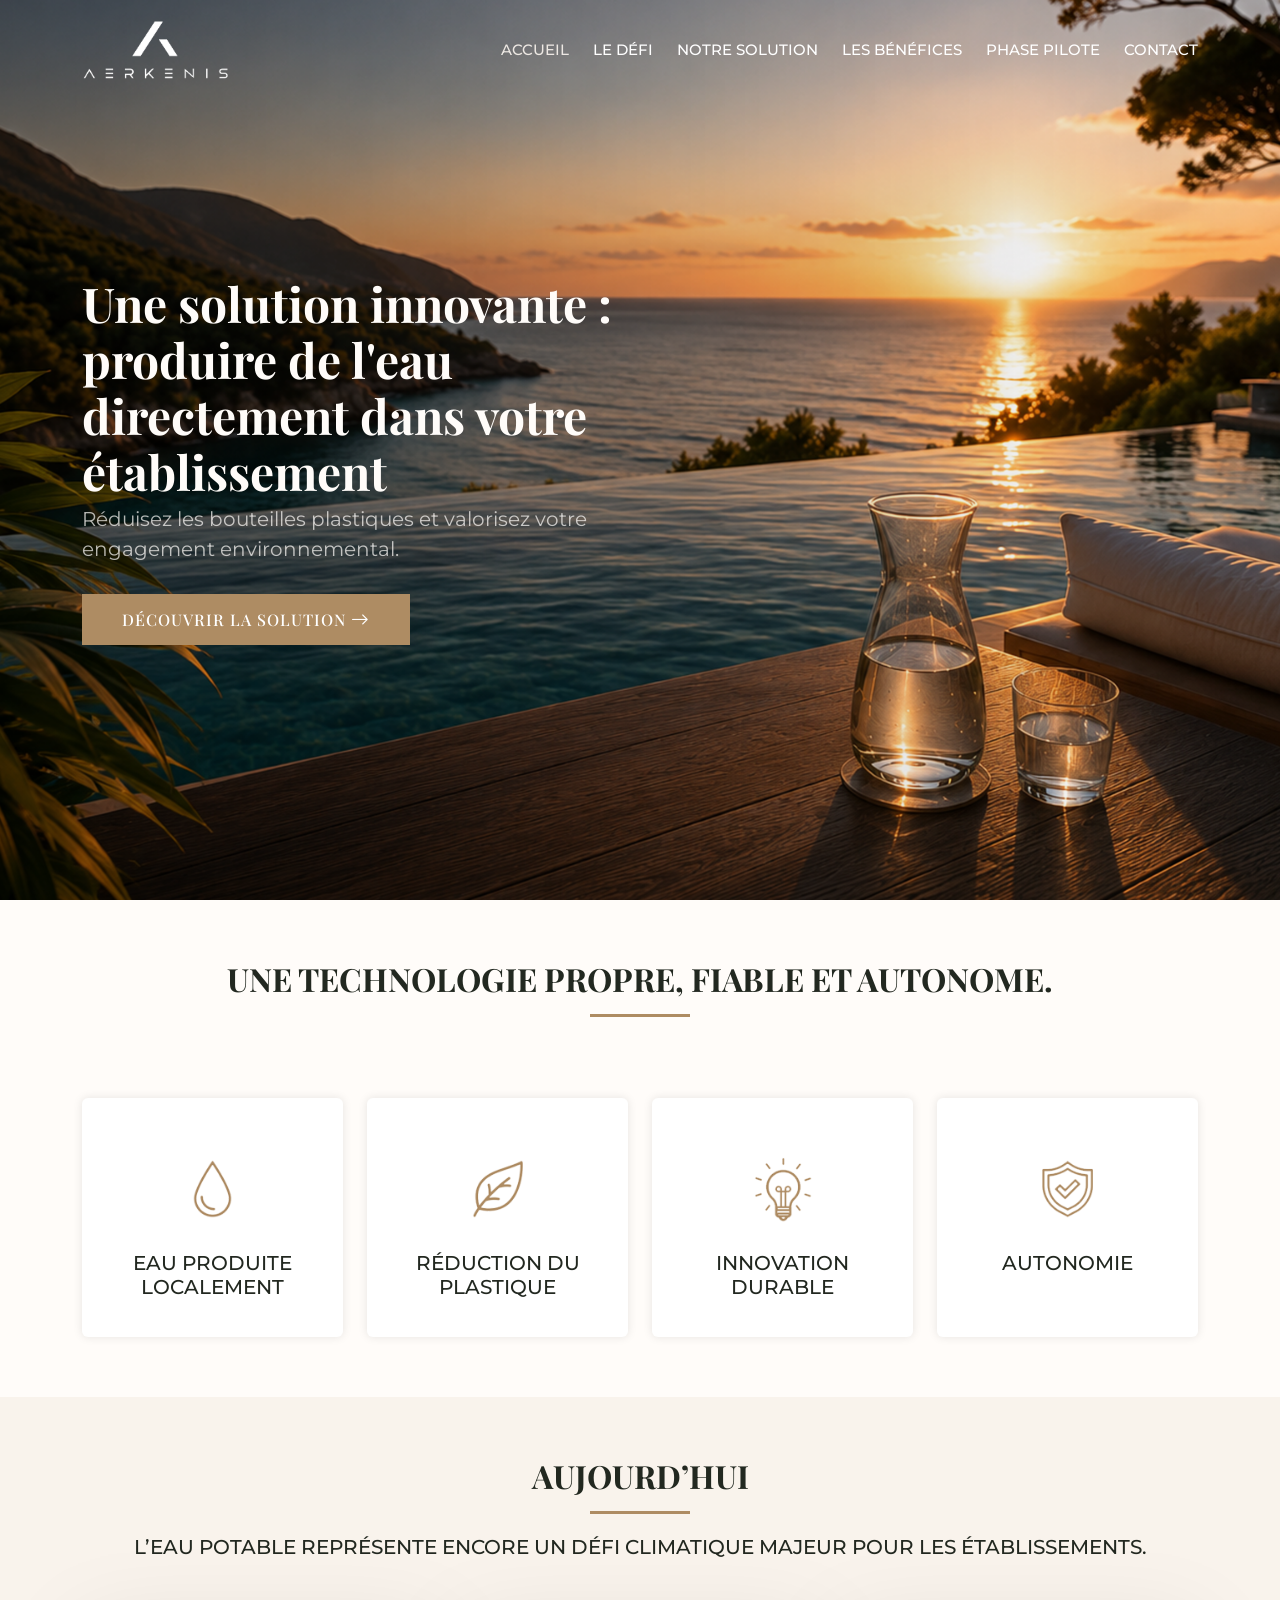
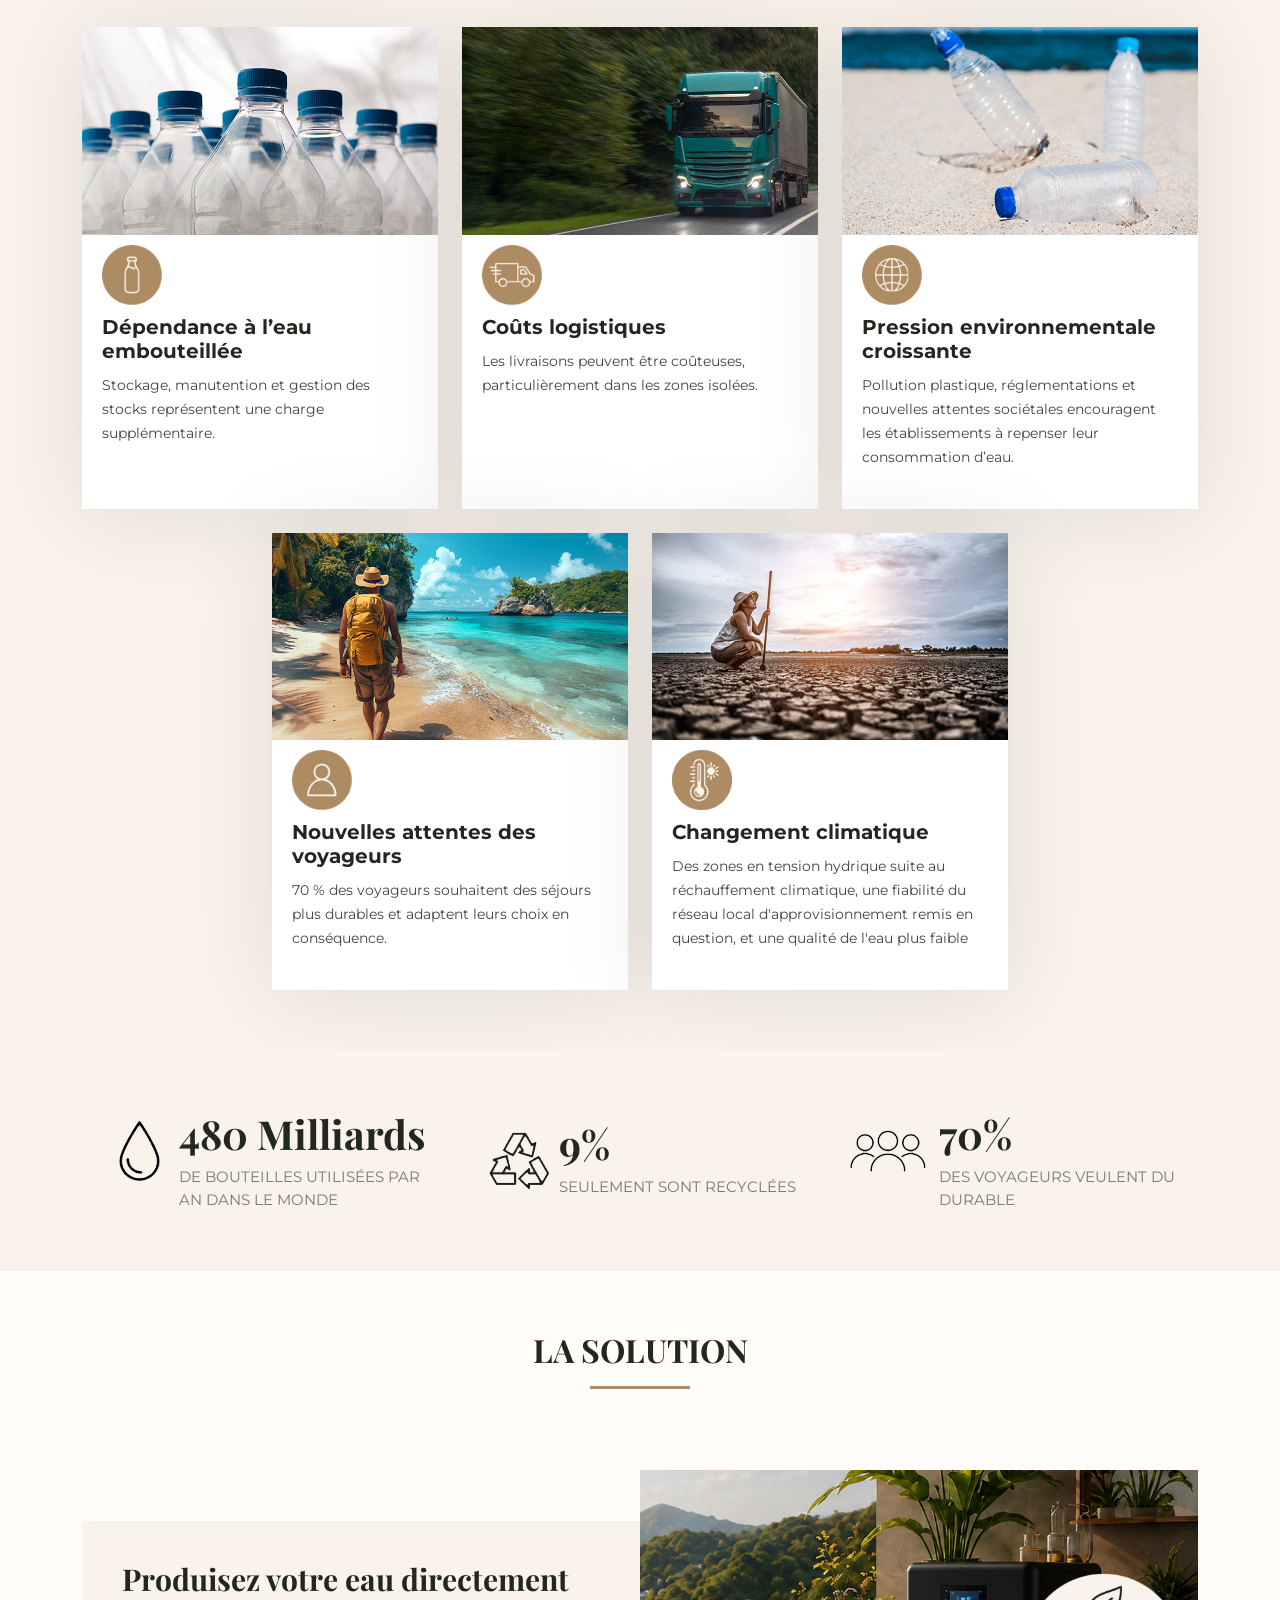
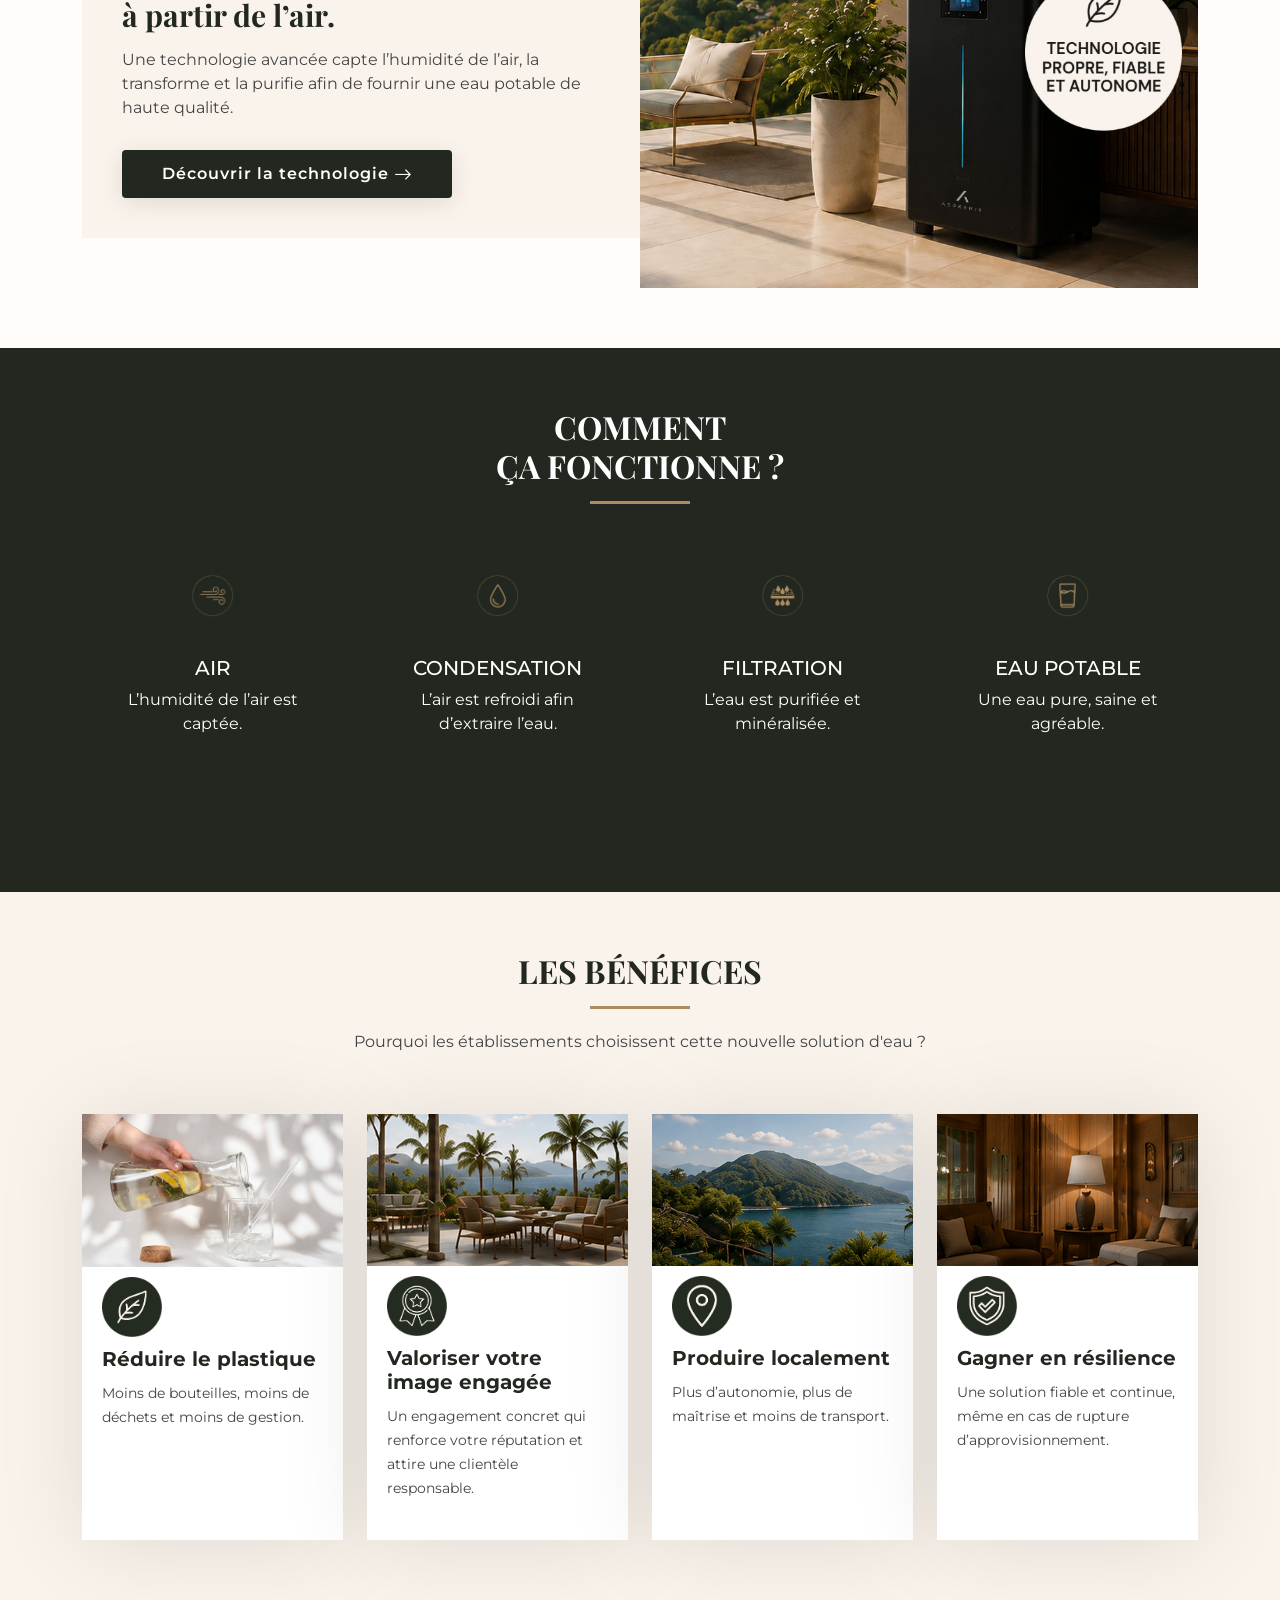
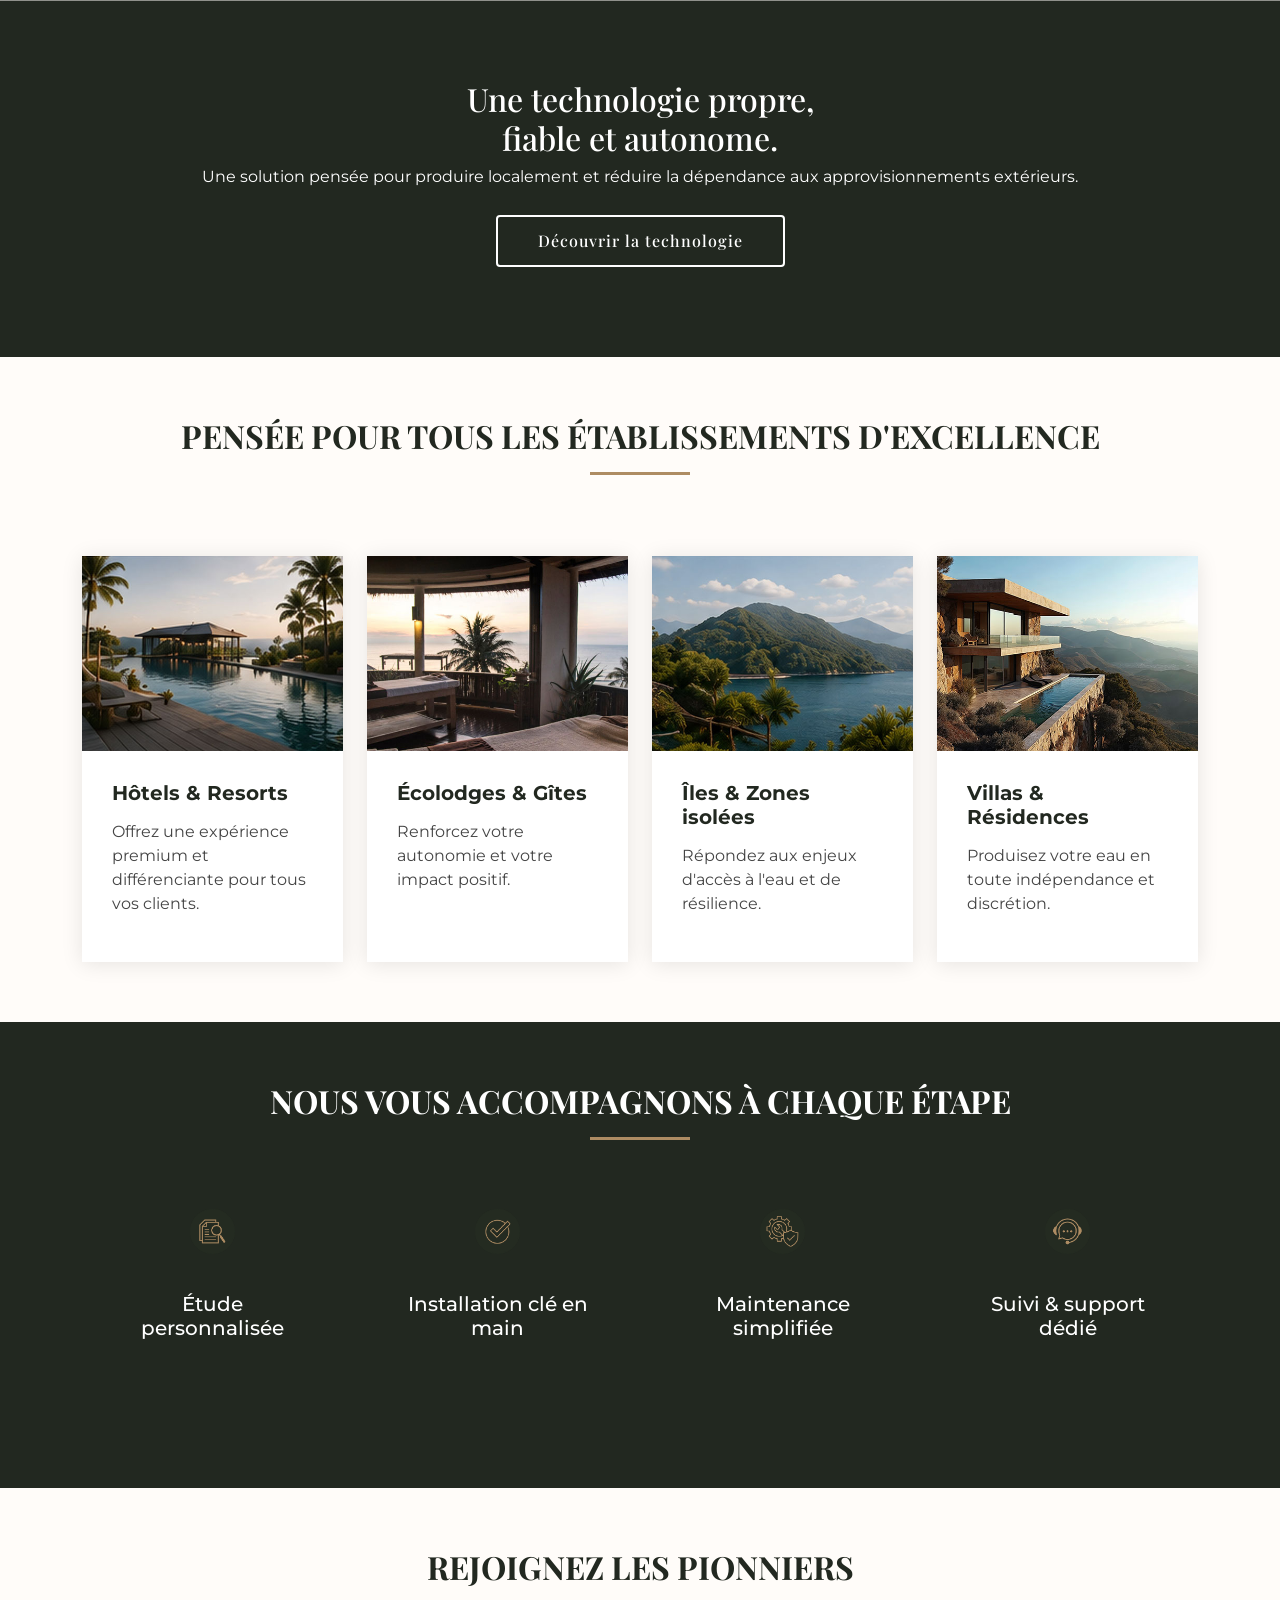
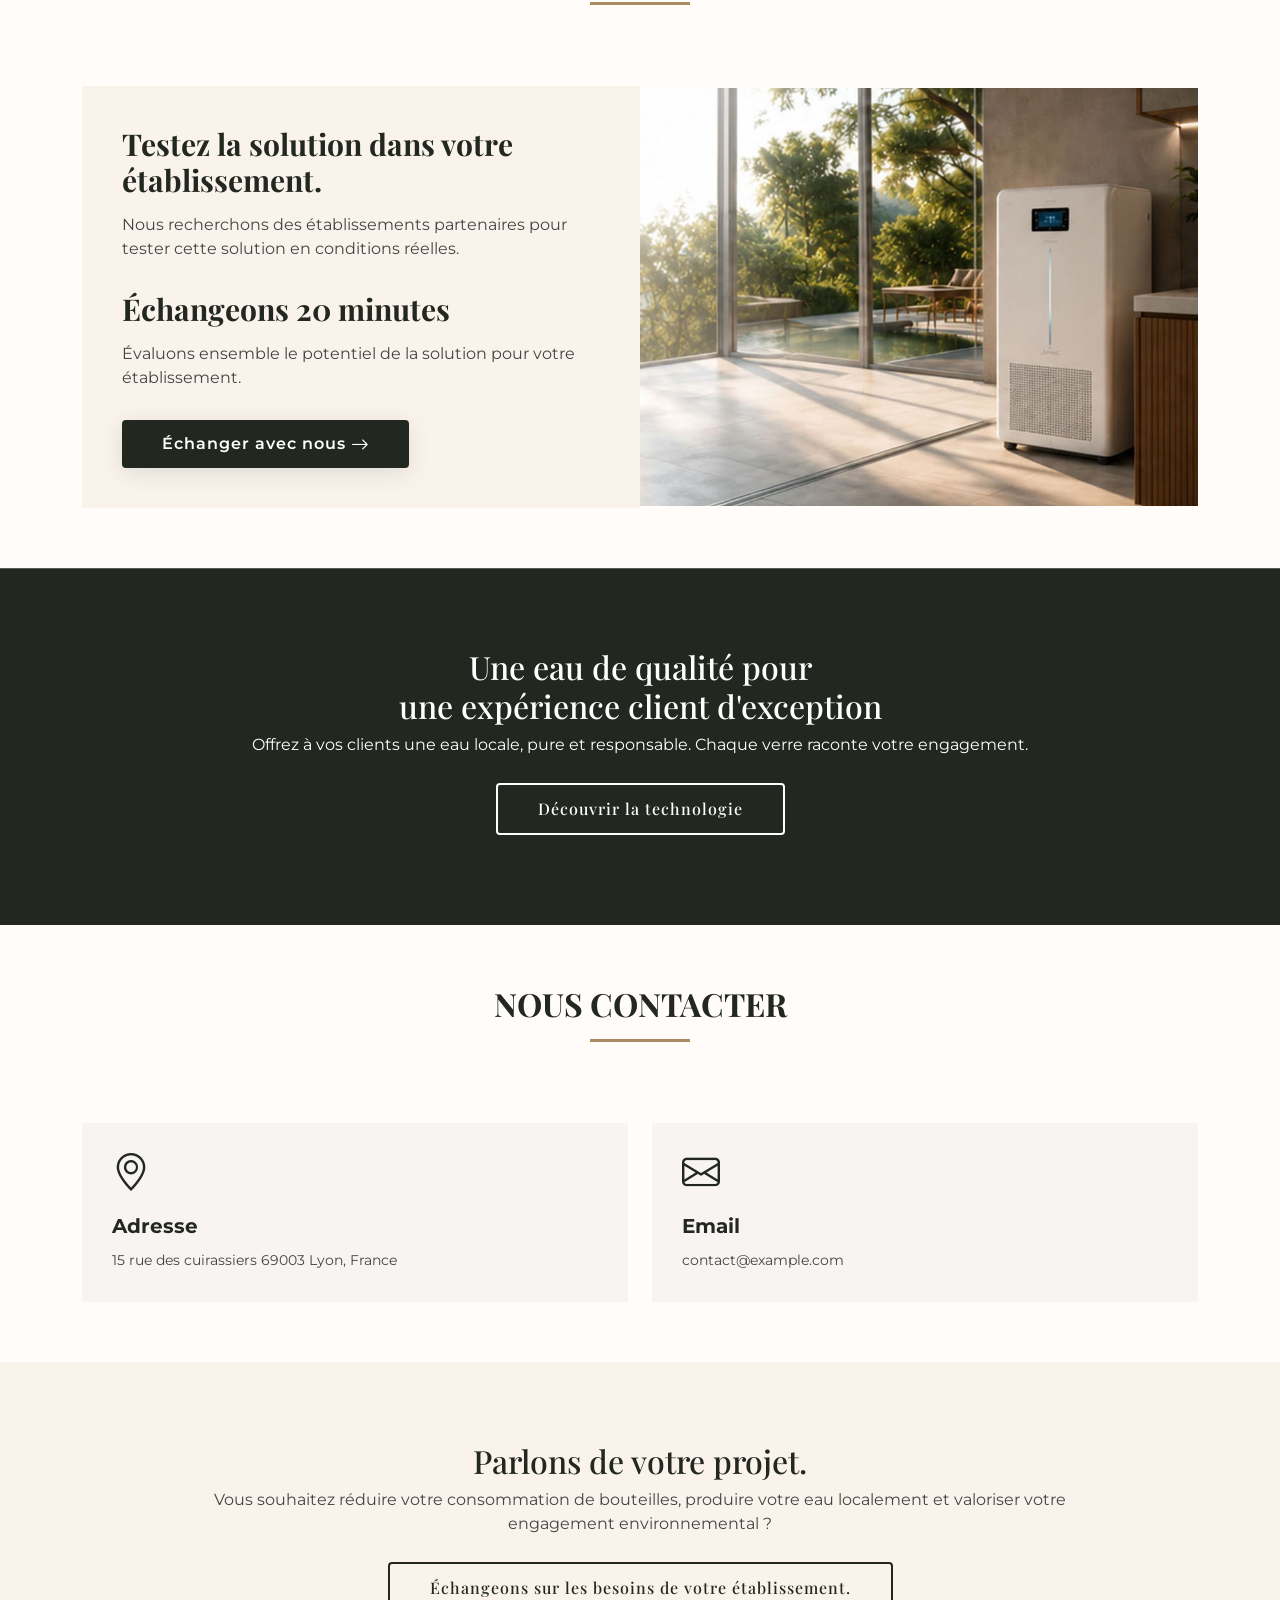
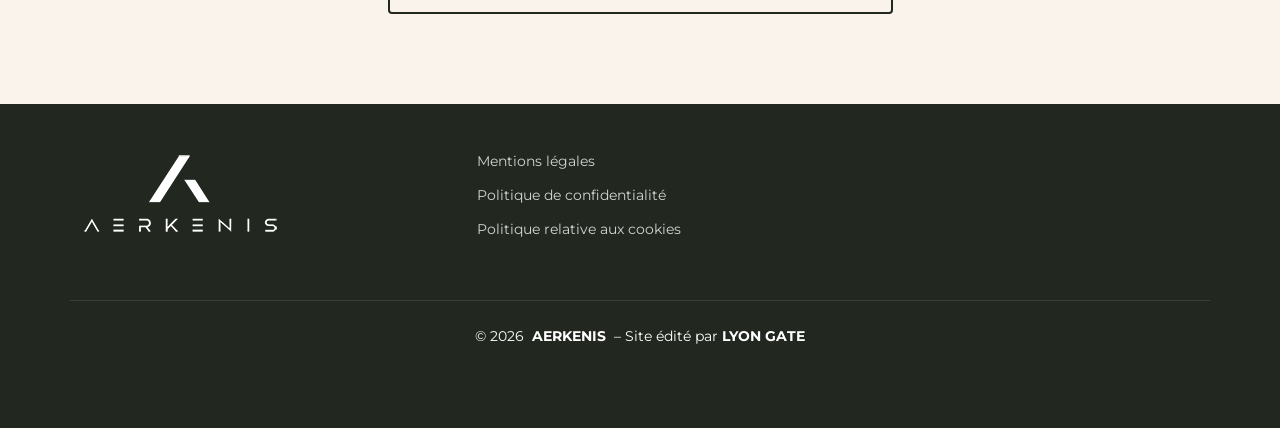
<file: index.html>
<!DOCTYPE html>
<html lang="en">

<head>
  <meta charset="utf-8">
  <meta content="width=device-width, initial-scale=1.0" name="viewport">
  <title>Aerkenis </title>
  <meta name="description" content="">
  <meta name="keywords" content="">

  <!-- Favicons -->
  <link href="assets/img/favicon.png" rel="icon">
  <link href="assets/img/apple-touch-icon.png" rel="apple-touch-icon">

  <!-- Fonts -->
<link rel="preconnect" href="https://fonts.googleapis.com">
<link rel="preconnect" href="https://fonts.gstatic.com" crossorigin>

<link href="https://fonts.googleapis.com/css2?family=Montserrat:wght@400;500;600;700&family=Playfair+Display:wght@500;600;700&display=swap" rel="stylesheet">



  <!-- Vendor CSS Files -->
  <link href="assets/vendor/bootstrap/css/bootstrap.min.css" rel="stylesheet">
  <link href="assets/vendor/bootstrap-icons/bootstrap-icons.css" rel="stylesheet">
  <link href="assets/vendor/aos/aos.css" rel="stylesheet">
  <link href="assets/vendor/glightbox/css/glightbox.min.css" rel="stylesheet">
  <link href="assets/vendor/swiper/swiper-bundle.min.css" rel="stylesheet">

  <!-- Main CSS File -->
  <link href="assets/css/main.css" rel="stylesheet">

</head>

<body class="index-page">

  <header id="header" class="header d-flex align-items-center fixed-top">
    <div class="container-fluid container-xl position-relative d-flex align-items-center">

      <a href="index.html" class="logo d-flex align-items-center me-auto">
        <!-- Uncomment the line below if you also wish to use an image logo -->
        <img src="assets/img/logo.png" alt="">
      
      </a>

      <nav id="navmenu" class="navmenu">
        <ul>

          <li><a href="#ACCUEIL" class="active">ACCUEIL<br></a></li>
          <li><a href="#DEFI">LE DÉFI</a></li>
          <li><a href="#SOLUTION">NOTRE SOLUTION</a></li>
          <li><a href="#BENEFICES">LES BÉNÉFICES</a></li>
          <li><a href="#PILOTE">PHASE PILOTE</a></li>


          <li><a href="#contact">CONTACT</a></li>
        </ul>
        <i class="mobile-nav-toggle d-xl-none bi bi-list"></i>
      </nav>



    </div>
  </header>

  <main class="main">

    <!-- Hero Section -->
    <section id="ACCUEIL" class="hero section">

      <div class="container">
        <div class="row gy-4">
          <div class="col-lg-6 order-2 order-lg-1 d-flex flex-column justify-content-center">
            <h1 data-aos="fade-up">Une solution innovante : produire de l'eau directement dans votre établissement</h1>
            <p data-aos="fade-up" data-aos-delay="100">Réduisez les bouteilles plastiques et valorisez votre engagement environnemental.</p>
            <div class="d-flex flex-column flex-md-row" data-aos="fade-up" data-aos-delay="200">
              <a href="#about" class="btn-get-started">DÉCOUVRIR LA SOLUTION <i class="bi bi-arrow-right"></i></a>
                </div>
          </div>
          <div class="col-lg-6 order-1 order-lg-2 hero-img" data-aos="zoom-out">
           
          </div>
        </div>
      </div>

    </section><!-- /Hero Section -->
	
	
	
	
	 <!-- Values Section -->
    <section id="values" class="values section">

    <!-- Section Title -->
      <div class="container section-title" data-aos="fade-up">
        <h2>Une technologie propre, fiable et autonome.</h2>
      
      </div><!-- End Section Title -->
      <div class="container">

        <div class="row gy-4">

          <div class="col-lg-3" data-aos="fade-up" data-aos-delay="100">
            <div class="card">
              <img src="assets/img/ico-1.png" class="img-fluid" alt="">
            
			  <h5>EAU PRODUITE LOCALEMENT</h5>
              
            </div>
          </div><!-- End Card Item -->

          <div class="col-lg-3" data-aos="fade-up" data-aos-delay="200">
            <div class="card">
              <img src="assets/img/ico-2.png" class="img-fluid" alt="">
              <h5>Réduction du plastique</h5>
             
            </div>
          </div><!-- End Card Item -->

          <div class="col-lg-3" data-aos="fade-up" data-aos-delay="300">
            <div class="card">
              <img src="assets/img/ico-3.png" class="img-fluid" alt="">
              <h5>Innovation durable</h5>
             
            </div>
          </div><!-- End Card Item -->
		  
		  
		  
          <div class="col-lg-3" data-aos="fade-up" data-aos-delay="300">
            <div class="card">
              <img src="assets/img/ico-4.png" class="img-fluid" alt="">
              <h5>AUTONOMIE</h5>
            
            </div>
          </div><!-- End Card Item -->

        </div>

      </div>

    </section><!-- /Values Section -->
	
	
	
	
	
	
	
	 
	
	
	
	
	
	
	
	
	
	
	
	
	
	
	
    <!-- services1 Section -->
    <section id="DEFI" class="services1 section light-background">

      <!-- Section Title -->
      <div class="container section-title" data-aos="fade-up">
        <h2>Aujourd’hui</h2>
		
        <h5>L’EAU POTABLE REPRÉSENTE ENCORE
 UN DÉFI CLIMATIQUE MAJEUR POUR LES ÉTABLISSEMENTS.</H5>
      </div><!-- End Section Title -->

      <div class="container">

        <div class="row gy-4">

          <div class="col-xl-4 col-md-6 d-flex" data-aos="fade-up" data-aos-delay="100">
            <div class="service1-item position-relative">
			  <img src="assets/img/services/service-1.png" class="img-fluid animated" alt="">
              <div class="icon"><img src="assets/img/services/icone-1.png" class="img-fluid animated" alt=""></div>
              <h4><a href="" class="stretched-link">Dépendance à l’eau embouteillée</a></h4>
              <p>
			  
			  Stockage, manutention et gestion des stocks représentent une charge supplémentaire.
			  </p>
            </div>
          </div><!-- End Service Item -->

          <div class="col-xl-4 col-md-6 d-flex" data-aos="fade-up" data-aos-delay="200">
            <div class="service1-item position-relative">
			 <img src="assets/img/services/service-2.png" class="img-fluid animated" alt="">
              <div class="icon"><img src="assets/img/services/icone-2.png" class="img-fluid animated" alt=""></div>
              <h4><a href="" class="stretched-link">Coûts logistiques</a></h4>
              <p>
			  Les livraisons peuvent être coûteuses, particulièrement dans les zones isolées.
			  </p>
            </div>
          </div><!-- End Service Item -->

          <div class="col-xl-4 col-md-6 d-flex" data-aos="fade-up" data-aos-delay="300">
            <div class="service1-item position-relative">
			 <img src="assets/img/services/service-3.png" class="img-fluid animated" alt="">
              <div class="icon"> <img src="assets/img/services/icone-3.png" class="img-fluid animated" alt=""></div>
              <h4><a href="" class="stretched-link">Pression environnementale croissante</a></h4>
              <p>Pollution plastique, réglementations et nouvelles attentes sociétales encouragent les établissements à repenser leur consommation d’eau.
			  </p>
            </div>
          </div><!-- End Service Item -->
		  
		  
		    <div class="col-xl-2 col-md-6 d-flex ma-div">
           
          </div><!-- End Service Item -->
		  

          <div class="col-xl-4 col-md-6 d-flex" data-aos="fade-up" data-aos-delay="400">
            <div class="service1-item position-relative">
			 <img src="assets/img/services/service-4.png" class="img-fluid animated" alt="">
              <div class="icon"><img src="assets/img/services/icone-4.png" class="img-fluid animated" alt=""></div>
              <h4><a href="" class="stretched-link">Nouvelles attentes des voyageurs</a></h4>
              <p>70 % des voyageurs souhaitent des séjours plus durables et adaptent leurs choix en conséquence.</p>
            </div>
          </div><!-- End Service Item -->
		  
		  
		     <div class="col-xl-4 col-md-6 d-flex" data-aos="fade-up" data-aos-delay="400">
            <div class="service1-item position-relative">
			 <img src="assets/img/services/service-4-1.png" class="img-fluid animated" alt="">
              <div class="icon"><img src="assets/img/services/icone-4-1.png" class="img-fluid animated" alt=""></div>
              <h4><a href="" class="stretched-link">Changement climatique</a></h4>
              <p>Des zones en tension hydrique suite au réchauffement climatique, une fiabilité du réseau local d'approvisionnement remis en question, et une qualité de l'eau plus faible
			  </p>
            </div>
          </div><!-- End Service Item -->

        </div>

      </div>

    </section><!-- /services1 Section -->
	
	
	
	
	
	
	
	
	
	
	
	
	
	
	
	
	 <!-- Alt Features Section -->
    <section id="alt-features" class="alt-features section light-background">

      <div class="container">

        <div class="row gy-5">

          <div class="col-xl-4 d-flex order-2 order-xl-1" data-aos="fade-up" data-aos-delay="200">

            <div class="row align-self-center gy-5">

              <div class="col-md-12 icon-box">
                <img src="assets/img/ico-5.png" class="" alt="">
                <div>
				  <h1><strong>480 Milliards</strong></h1>
                  
				  <p>DE BOUTEILLES UTILISÉES PAR AN DANS LE MONDE</p>
                
                </div>
              </div><!-- End Feature Item -->

            </div>

          </div>
		  
		  
		        <div class="col-xl-4 d-flex order-2 order-xl-1" data-aos="fade-up" data-aos-delay="200">

            <div class="row align-self-center gy-5">

              <div class="col-md-12 icon-box">
                <img src="assets/img/ico-6.png" class="" alt="">
                <div>
                   <h1><strong>9%</strong></h1>
				 
				  <p>SEULEMENT SONT RECYCLÉES</p>
               
                </div>
              </div><!-- End Feature Item -->

            </div>

          </div>
		  
		  
		  
		        <div class="col-xl-4 d-flex order-2 order-xl-1 " data-aos="fade-up" data-aos-delay="200">

            <div class="row align-self-center gy-5">

              <div class="col-md-12 icon-box">
                <img src="assets/img/ico-7.png" class="" alt="">
                <div>
                  
				   <h1><strong>70%</strong></h1>
                  <p>DES VOYAGEURS VEULENT DU DURABLE</p>
                </div>
              </div><!-- End Feature Item -->

            </div>

          </div>



        </div>

      </div>

    </section><!-- /Alt Features Section -->

 
 
 
	
	
	
		

    <!-- About Section -->
    <section id="SOLUTION" class="about section">
	
	<!-- Section Title -->
      <div class="container section-title" data-aos="fade-up">
        <h2>LA SOLUTION</h2>
 
      </div><!-- End Section Title -->

      <div class="container" data-aos="fade-up">
        <div class="row gx-0">

          <div class="col-lg-6 d-flex flex-column justify-content-center" data-aos="fade-up" data-aos-delay="200">
            <div class="content">
             
              <h2>Produisez votre eau directement </br>à partir de l’air.</h2>
              <p>
             Une technologie avancée capte l’humidité de l’air, la transforme et la purifie afin de fournir une eau potable de haute qualité.
			 </p>
              <div class="text-center text-lg-start">
                <a href="#Top" class="btn-read-more d-inline-flex align-items-center justify-content-center align-self-center">
                  <span>Découvrir la technologie</span>
                  <i class="bi bi-arrow-right"></i>
                </a>
              </div>
            </div>
          </div>

          <div class="col-lg-6 d-flex align-items-center" data-aos="zoom-out" data-aos-delay="200">
            <img src="assets/img/about.jpg" class="img-fluid" alt="">
          </div>

        </div>
      </div>

    </section><!-- /About Section -->

	
	
	
	
	
	
	
	 <!-- Values Section -->
    <section id="values2" class="values2 section dark-background">
	<!-- Section Title -->
      <div class="container section-title" data-aos="fade-up">
        <h2>Comment </br>ça fonctionne ?</h2>
		
	
			  
			  
		
 
      </div><!-- End Section Title -->
   
      <div class="container">

        <div class="row gy-4">

          <div class="col-lg-3" data-aos="fade-up" data-aos-delay="100">
            <div class="card">
              <img src="assets/img/ico-8.png" class="img-fluid" alt="">
            
			  <h5>AIR</h5>
			  <p> L’humidité de l’air est captée.</p>
              
            </div>
          </div><!-- End Card Item -->

          <div class="col-lg-3" data-aos="fade-up" data-aos-delay="200">
            <div class="card">
              <img src="assets/img/ico-9.png" class="img-fluid" alt="">
              <h5>CONDENSATION</h5>
			  <p> L’air est refroidi afin d’extraire l’eau.</p>
             
            </div>
          </div><!-- End Card Item -->

          <div class="col-lg-3" data-aos="fade-up" data-aos-delay="300">
            <div class="card">
              <img src="assets/img/ico-10.png" class="img-fluid" alt="">
              <h5>FILTRATION</h5>
 			  <p> L’eau est purifiée et minéralisée.</p>            
            </div>
          </div><!-- End Card Item -->
		  
		  
		  
          <div class="col-lg-3" data-aos="fade-up" data-aos-delay="300">
            <div class="card">
              <img src="assets/img/ico-11.png" class="img-fluid" alt="">
              <h5>EAU POTABLE</h5>
			  <p>Une eau pure, saine et agréable.</p>            
            </div>
          </div><!-- End Card Item -->
		  
		  

        </div>

      </div>
	  
	

    </section><!-- /Values Section -->
	
	
	
	
	
	
	
	
    <!-- services1 Section -->
    <section id="BENEFICES" class="services1 section light-background">

      <!-- Section Title -->
      <div class="container section-title" data-aos="fade-up">
        <h2>LES BÉNÉFICES</h2>
		
        <p>Pourquoi les établissements choisissent cette nouvelle 
solution d'eau ?</p>
      </div><!-- End Section Title -->

      <div class="container">

        <div class="row gy-4">

          <div class="col-xl-3 col-md-6 d-flex" data-aos="fade-up" data-aos-delay="100">
            <div class="service1-item position-relative">
			  <img src="assets/img/services/service-5.png" class="img-fluid animated" alt="">
              <div class="icon"><img src="assets/img/services/icone-5.png" class="img-fluid animated" alt=""></div>
              <h4><a href="" class="stretched-link">
			  Réduire le plastique
			  </a></h4>
              <p>
			  Moins de bouteilles, moins de déchets et moins de gestion.
			  </p>
            </div>
          </div><!-- End Service Item -->

          <div class="col-xl-3 col-md-6 d-flex" data-aos="fade-up" data-aos-delay="200">
            <div class="service1-item position-relative">
			 <img src="assets/img/services/service-6.png" class="img-fluid animated" alt="">
              <div class="icon"><img src="assets/img/services/icone-6.png" class="img-fluid animated" alt=""></div>
              <h4><a href="" class="stretched-link">
			  Valoriser votre image engagée
			  </a></h4>
              <p>
			  Un engagement concret qui renforce votre réputation et attire une clientèle responsable.
			  </p>
            </div>
          </div><!-- End Service Item -->

          <div class="col-xl-3 col-md-6 d-flex" data-aos="fade-up" data-aos-delay="300">
            <div class="service1-item position-relative">
			 <img src="assets/img/services/service-7.png" class="img-fluid animated" alt="">
              <div class="icon"> <img src="assets/img/services/icone-7.png" class="img-fluid animated" alt=""></div>
              <h4><a href="" class="stretched-link">
			  Produire localement
			  </a></h4>
              <p>
			  Plus d’autonomie, plus de maîtrise et moins de transport.
			  </p>
            </div>
          </div><!-- End Service Item -->

          <div class="col-xl-3 col-md-6 d-flex" data-aos="fade-up" data-aos-delay="400">
            <div class="service1-item position-relative">
			 <img src="assets/img/services/service-8.png" class="img-fluid animated" alt="">
              <div class="icon"><img src="assets/img/services/icone-8.png" class="img-fluid animated" alt=""></div>
              <h4><a href="" class="stretched-link">
			  Gagner en résilience
			  </a></h4>
              <p>
			  Une solution fiable et continue, même en cas de rupture d’approvisionnement.
			  </p>
            </div>
          </div><!-- End Service Item -->

        </div>

      </div>

    </section><!-- /services1 Section -->
	
	
	
	
	
	
	
	
	
	
	
	
	
	    <!-- Call To Action Section -->
    <section id="call-to-action" class="call-to-action section dark-background">

      <div class="container">
        <div class="row justify-content-center" data-aos="zoom-in" data-aos-delay="100">
          <div class="col-xl-10">
            <div class="text-center">
			
				
               <h2>Une technologie propre,</br> fiable et autonome.</h2>
              <p>
			  Une solution pensée pour produire localement et réduire la dépendance aux approvisionnements extérieurs.


			  </p>
              <a class="cta-btn" href="#TOP">Découvrir la technologie</a>
            </div>
          </div>
        </div>
      </div>

    </section><!-- /Call To Action Section -->
	
	
	
	
	 <!-- Recent Posts Section -->
    <section id="recent-posts" class="recent-posts section">

      <!-- Section Title -->
      <div class="container section-title" data-aos="fade-up">
        <h2>Pensée pour tous les établissements d'excellence</h2>

        
      </div><!-- End Section Title -->

      <div class="container">

        <div class="row gy-5">

          <div class="col-xl-3 col-md-6">
            <div class="post-item position-relative h-100" data-aos="fade-up" data-aos-delay="100">

              <div class="post-img position-relative overflow-hidden">
                <img src="assets/img/blog/blog-1.jpg" class="img-fluid" alt="">
               
              </div>

              <div class="post-content d-flex flex-column">

                <h3 class="post-title">Hôtels & Resorts</h3>
				
				<p> Offrez une expérience premium et différenciante pour tous vos clients.</p>
         
              </div>

            </div>
          </div><!-- End post item -->
		  
		  
		  
		  
		          <div class="col-xl-3 col-md-6">
            <div class="post-item position-relative h-100" data-aos="fade-up" data-aos-delay="100">

              <div class="post-img position-relative overflow-hidden">
                <img src="assets/img/blog/blog-2.jpg" class="img-fluid" alt="">
               
              </div>

              <div class="post-content d-flex flex-column">

                <h3 class="post-title">Écolodges & Gîtes</h3>
				
				<p>Renforcez votre autonomie et votre impact positif.</p>
         
              </div>

            </div>
          </div><!-- End post item -->





          <div class="col-xl-3 col-md-6">
            <div class="post-item position-relative h-100" data-aos="fade-up" data-aos-delay="100">

              <div class="post-img position-relative overflow-hidden">
                <img src="assets/img/blog/blog-3.jpg" class="img-fluid" alt="">
               
              </div>

              <div class="post-content d-flex flex-column">

                <h3 class="post-title">Îles & Zones isolées</h3>
				
				<p> Répondez aux enjeux d'accès à l'eau et de résilience.</p>
         
              </div>

            </div>
          </div><!-- End post item -->





          <div class="col-xl-3 col-md-6">
            <div class="post-item position-relative h-100" data-aos="fade-up" data-aos-delay="100">

              <div class="post-img position-relative overflow-hidden">
                <img src="assets/img/blog/blog-4.jpg" class="img-fluid" alt="">
               
              </div>

              <div class="post-content d-flex flex-column">

                <h3 class="post-title">Villas & Résidences </h3>
				
				<p> Produisez votre eau en toute indépendance et discrétion.</p>
         
              </div>

            </div>
          </div><!-- End post item -->		  
		  
		  
		  
		  
		  
		  





        </div>

      </div>

    </section><!-- /Recent Posts Section -->
	
	
	
	
	
	
	
	
	
	
	
	
	
	
	 <!-- Values Section -->
    <section id="values2" class="values2 section dark-background">
	<!-- Section Title -->
      <div class="container section-title" data-aos="fade-up">
        <h2>
		Nous vous accompagnons à chaque étape
		</h2>
		
	
			  
			  
		
 
      </div><!-- End Section Title -->
   
      <div class="container">

        <div class="row gy-4">

          <div class="col-lg-3" data-aos="fade-up" data-aos-delay="100">
            <div class="card">
              <img src="assets/img/ico-12.png" class="img-fluid" alt="">
            
			  <h5>Étude personnalisée</h5>
			 
              
            </div>
          </div><!-- End Card Item -->

          <div class="col-lg-3" data-aos="fade-up" data-aos-delay="200">
            <div class="card">
              <img src="assets/img/ico-13.png" class="img-fluid" alt="">
              <h5>Installation clé en main</h5>
			 
             
            </div>
          </div><!-- End Card Item -->

          <div class="col-lg-3" data-aos="fade-up" data-aos-delay="300">
            <div class="card">
              <img src="assets/img/ico-14.png" class="img-fluid" alt="">
              <h5>Maintenance simplifiée</h5>
 			          
            </div>
          </div><!-- End Card Item -->
		  
		  
		  
          <div class="col-lg-3" data-aos="fade-up" data-aos-delay="300">
            <div class="card">
              <img src="assets/img/ico-15.png" class="img-fluid" alt="">
              <h5>Suivi & support dédié</h5>
			          
            </div>
          </div><!-- End Card Item -->
		  
		  

        </div>

      </div>
	  
	

    </section><!-- /Values Section -->
	
	
	
	
	
	
	
	
	
	

    <!-- About Section -->
    <section id="PILOTE" class="about section">
	
	<!-- Section Title -->
      <div class="container section-title" data-aos="fade-up">
        <h2>REJOIGNEZ LES PIONNIERS</h2>
 
      </div><!-- End Section Title -->

      <div class="container" data-aos="fade-up">
        <div class="row gx-0">

          <div class="col-lg-6 d-flex flex-column justify-content-center" data-aos="fade-up" data-aos-delay="200">
            <div class="content">
             
              <h2>Testez la solution dans votre établissement.</h2>
              <p>
			  
			  Nous recherchons des établissements partenaires pour tester cette solution en conditions réelles.
			
			</p>
			
			  <h2>Échangeons 20 minutes</h2>
              <p>
            Évaluons ensemble le potentiel de la solution pour votre établissement.
			</p>
			
			
              <div class="text-center text-lg-start">
                <a href="#Contact" class="btn-read-more d-inline-flex align-items-center justify-content-center align-self-center">
                  <span>Échanger avec nous</span>
                  <i class="bi bi-arrow-right"></i>
                </a>
              </div>
            </div>
          </div>

          <div class="col-lg-6 d-flex align-items-center" data-aos="zoom-out" data-aos-delay="200">
            <img src="assets/img/about-2.jpg" class="img-fluid" alt="">
          </div>

        </div>
      </div>

    </section><!-- /About Section -->

	
	
	
	
	
	
	
	
	
	
	
	
	
	
		    <!-- Call To Action Section -->
    <section id="call-to-action" class="call-to-action section dark-background">

      <div class="container">
        <div class="row justify-content-center" data-aos="zoom-in" data-aos-delay="100">
          <div class="col-xl-10">
            <div class="text-center">
			
				
               <h2>Une eau de qualité pour </BR>
une expérience client d'exception</h2>
              <p>
			  Offrez à vos clients une eau locale, pure et responsable. Chaque verre raconte votre engagement.


			  </p>
              <a class="cta-btn" href="#TOP">Découvrir la technologie</a>
            </div>
          </div>
        </div>
      </div>

    </section><!-- /Call To Action Section -->
			
	
	
	
	
	
	
	
	
	
	
	
	
	
	
	
	
	
	
	
	
	
	
	
	
	
	
	
	
	
	
	
	
	
	
	
	
	
	
	
	
	
	
	
	
	

    <!-- Contact Section -->
    <section id="contact" class="contact section">

      <!-- Section Title -->
      <div class="container section-title" data-aos="fade-up">
        <h2>Nous Contacter</h2>
     
      </div><!-- End Section Title -->

      <div class="container" data-aos="fade-up" data-aos-delay="100">

        <div class="row gy-4">

          <div class="col-lg-6">

            <div class="row gy-4">
              <div class="col-md-12">
                <div class="info-item" data-aos="fade" data-aos-delay="200">
                  <i class="bi bi-geo-alt"></i>
                  <h3>Adresse </h3>
                  <p>15 rue des cuirassiers 69003 Lyon, France</p>
                  
                </div>
              </div><!-- End Info Item -->

         
       


            </div>

          </div>
		  
		           <div class="col-lg-6">

            <div class="row gy-4">
             

         
              <div class="col-md-12">
                <div class="info-item" data-aos="fade" data-aos-delay="400">
                  <i class="bi bi-envelope"></i>
                  <h3>Email</h3>
                 
                  <p>contact@example.com</p>
                </div>
              </div><!-- End Info Item -->


            </div>

          </div>




        </div>

      </div>

    </section><!-- /Contact Section -->
	
	
	
	
	
	
	
		
	
		    <!-- Call To Action Section -->
    <section id="call-to-action" class="call-to-action section light-background">

      <div class="container">
        <div class="row justify-content-center" data-aos="zoom-in" data-aos-delay="100">
          <div class="col-xl-10">
            <div class="text-center">
			
				
               <h2>Parlons de votre projet. 
			   </h2>
              <p>
			  Vous souhaitez réduire votre consommation de bouteilles, produire votre eau localement et valoriser votre engagement environnemental ?


			  </p>
              <a class="cta-btn" href="#Contact">Échangeons sur les besoins de votre établissement.</a>
            </div>
          </div>
        </div>
      </div>

    </section><!-- /Call To Action Section -->
	
	

  </main>

  <footer id="footer" class="footer dark-background">



    <div class="container footer-top">
      <div class="row gy-4">
        <div class="col-lg-4 col-md-6 footer-about">
           <a href="index.html" class="logo d-flex align-items-center me-auto">
        <!-- Uncomment the line below if you also wish to use an image logo -->
        <img src="assets/img/logo-2.png" alt="">
      
      </a>
       
        </div>

 

          <div class="col-lg-6 col-md-3 footer-links">
       
          <ul>
           <li><i class="bi bi-chevron-right"></i> <a href="Mentions-legales.html">Mentions légales</a></li>
            <li><i class="bi bi-chevron-right"></i> <a href="politique-de-confidentialite.html">Politique de confidentialité</a></li>
            <li><i class="bi bi-chevron-right"></i> <a href="politique-cookies.html">Politique relative aux cookies</a></li>
          
          
          </ul>
        </div>


      </div>
	  
	  
	
    </div>
	
	
	
	
	
	
	
	
	
	
	
	
	
	
	
	
	
	
	
	
	
	
	

    <div class="container copyright text-center mt-4">
	
	
	   
      <p>© 2026 <span></span> <strong class="px-1 sitename">AERKENIS</strong> – <span> Site édité par <strong>LYON GATE</strong></span></p>
      <div class="credits">
 
      </div>
    </div>

  </footer>

  <!-- Scroll Top -->
  <a href="#" id="scroll-top" class="scroll-top d-flex align-items-center justify-content-center"><i class="bi bi-arrow-up-short"></i></a>

  <!-- Vendor JS Files -->
  <script src="assets/vendor/bootstrap/js/bootstrap.bundle.min.js"></script>
  <script src="assets/vendor/php-email-form/validate.js"></script>
  <script src="assets/vendor/aos/aos.js"></script>
  <script src="assets/vendor/glightbox/js/glightbox.min.js"></script>
  <script src="assets/vendor/purecounter/purecounter_vanilla.js"></script>
  <script src="assets/vendor/imagesloaded/imagesloaded.pkgd.min.js"></script>
  <script src="assets/vendor/isotope-layout/isotope.pkgd.min.js"></script>
  <script src="assets/vendor/swiper/swiper-bundle.min.js"></script>

  <!-- Main JS File -->
  <script src="assets/js/main.js"></script>

</body>

</html>
</file>
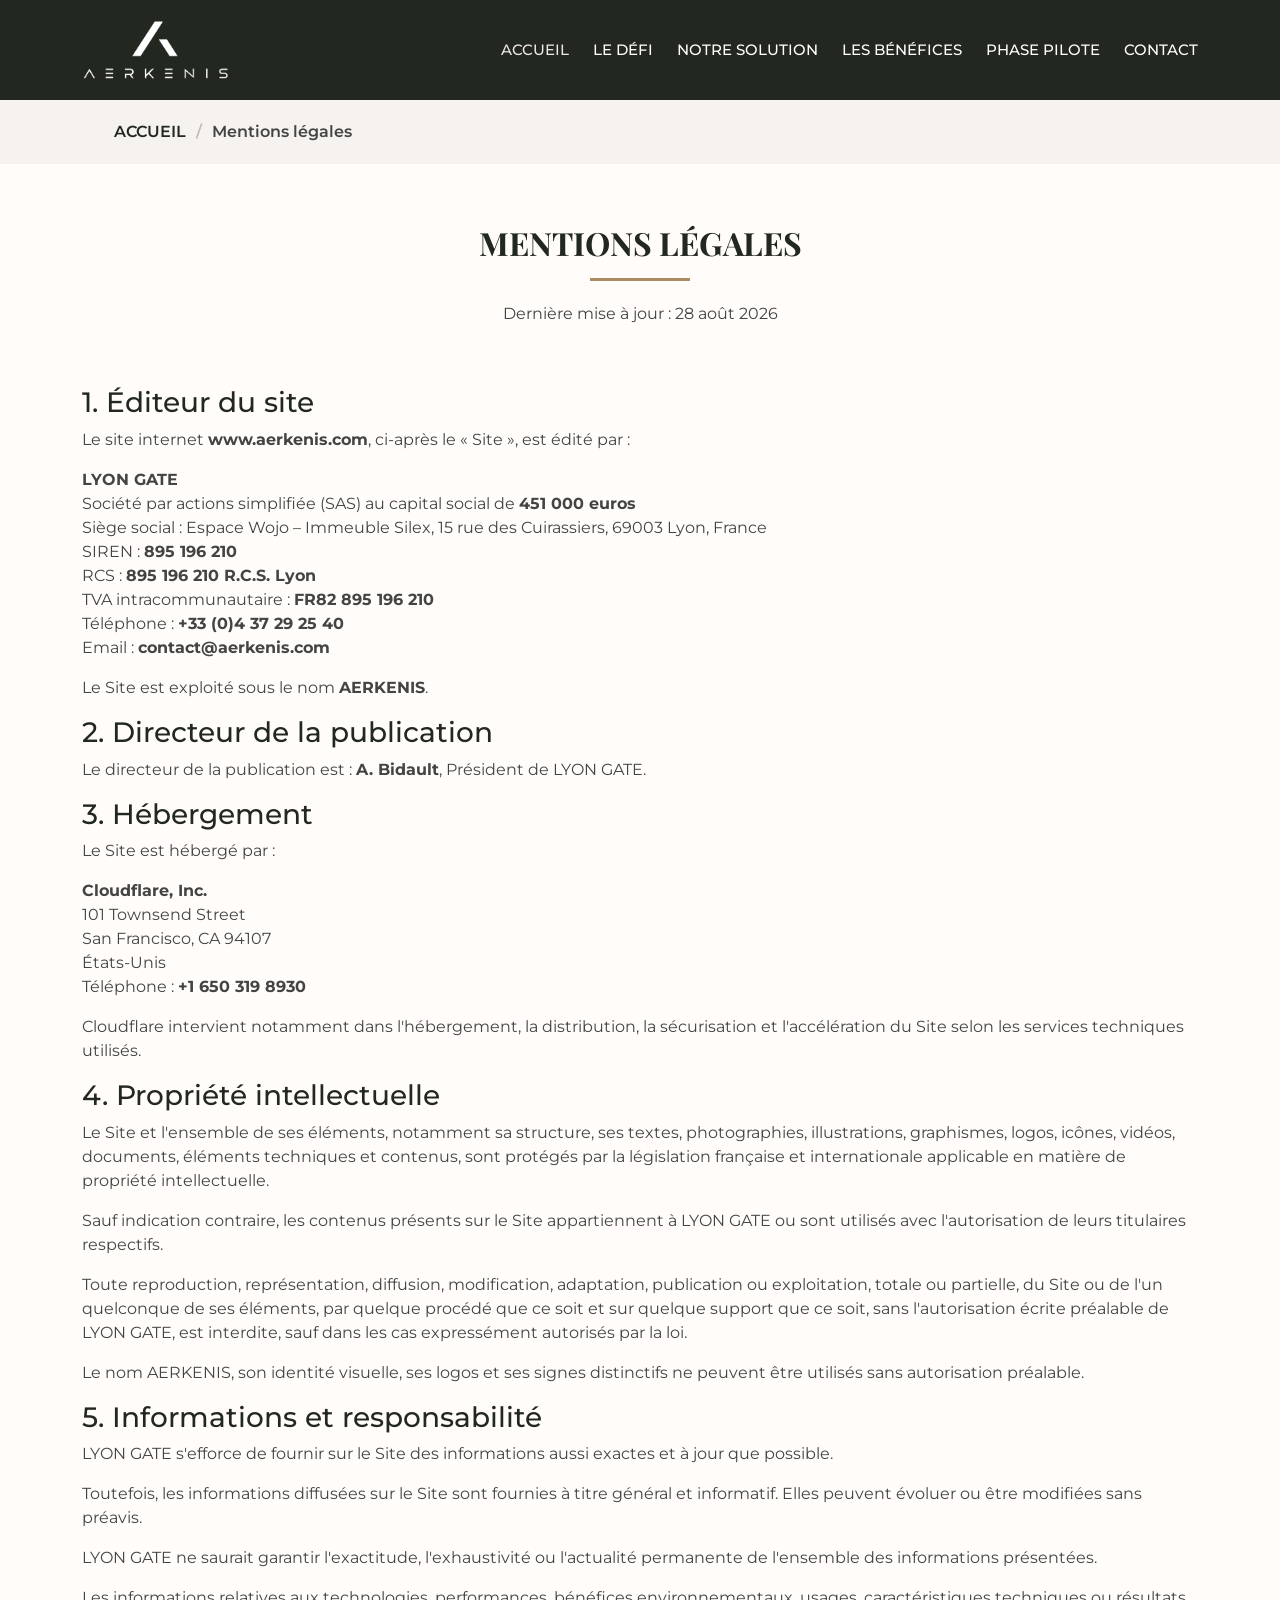
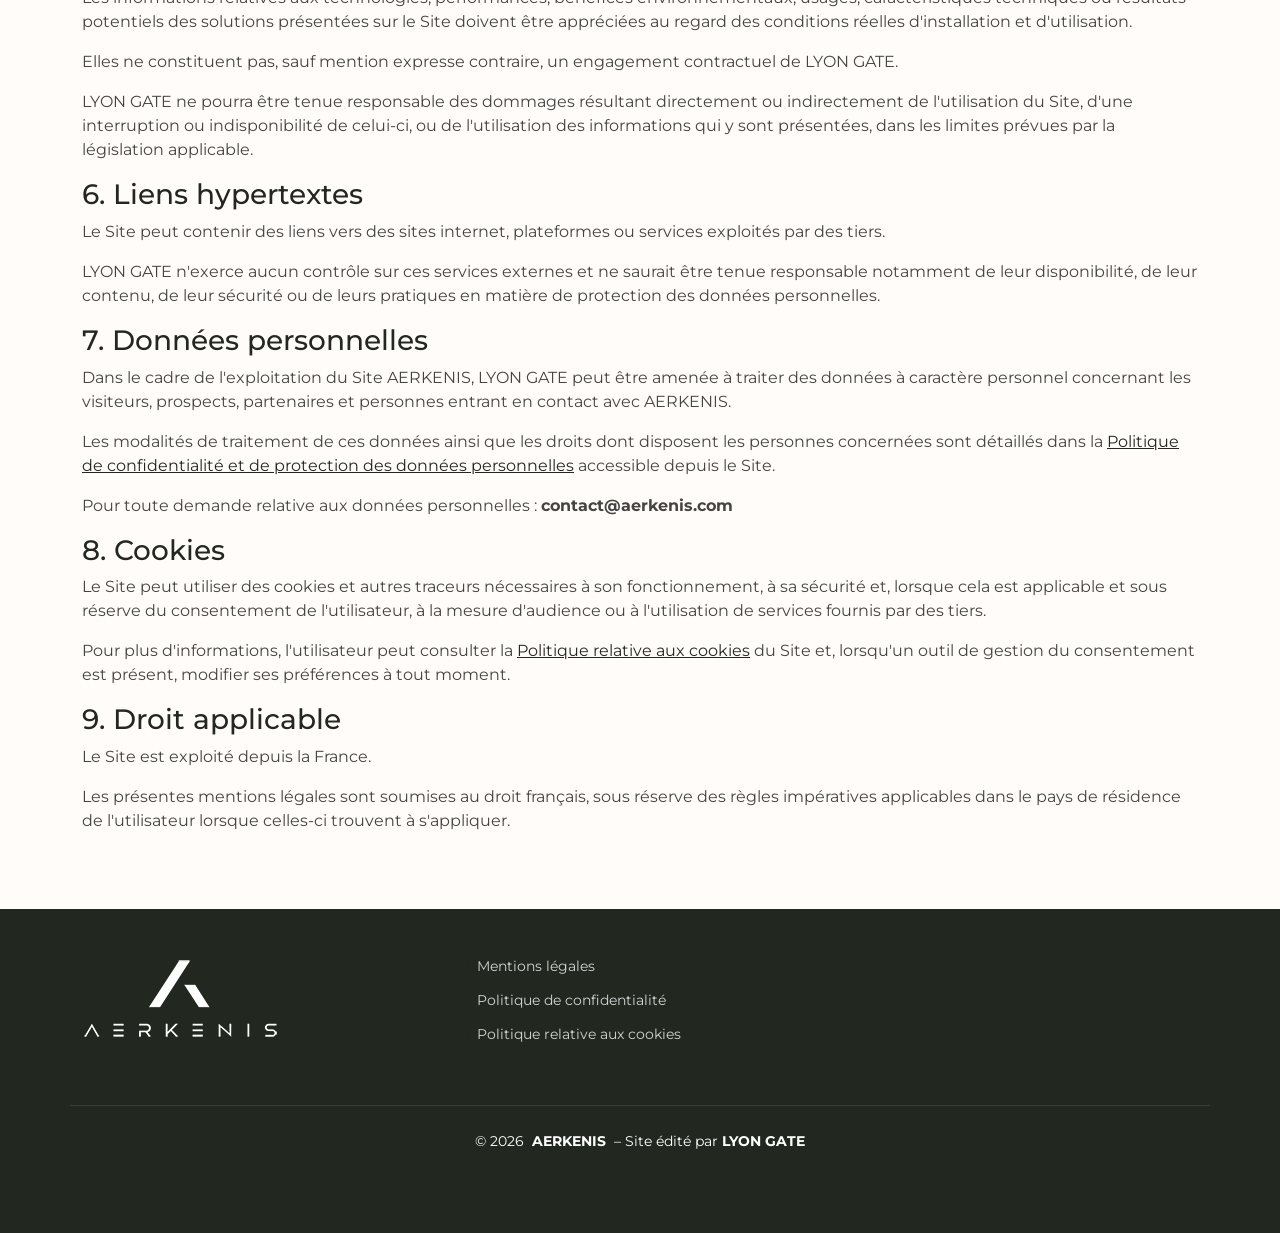
<file: Mentions-legales.html>
<!DOCTYPE html>
<html lang="en">

<head>
  <meta charset="utf-8">
  <meta content="width=device-width, initial-scale=1.0" name="viewport">
  <title>Mentions légales - AERKENIS</title>
  <meta name="description" content="">
  <meta name="keywords" content="">

  <!-- Favicons -->
  <link href="assets/img/favicon.png" rel="icon">
  <link href="assets/img/apple-touch-icon.png" rel="apple-touch-icon">

  <!-- Fonts -->
<link rel="preconnect" href="https://fonts.googleapis.com">
<link rel="preconnect" href="https://fonts.gstatic.com" crossorigin>

<link href="https://fonts.googleapis.com/css2?family=Montserrat:wght@400;500;600;700&family=Playfair+Display:wght@500;600;700&display=swap" rel="stylesheet">



  <!-- Vendor CSS Files -->
  <link href="assets/vendor/bootstrap/css/bootstrap.min.css" rel="stylesheet">
  <link href="assets/vendor/bootstrap-icons/bootstrap-icons.css" rel="stylesheet">
  <link href="assets/vendor/aos/aos.css" rel="stylesheet">
  <link href="assets/vendor/glightbox/css/glightbox.min.css" rel="stylesheet">
  <link href="assets/vendor/swiper/swiper-bundle.min.css" rel="stylesheet">

  <!-- Main CSS File -->
  <link href="assets/css/main.css" rel="stylesheet">

</head>

<body class="starter-page-page">

  <header id="header" class="header d-flex align-items-center dark-background">
    <div class="container-fluid container-xl position-relative d-flex align-items-center">

      <a href="index.html" class="logo d-flex align-items-center me-auto">
        <!-- Uncomment the line below if you also wish to use an image logo -->
        <img src="assets/img/logo.png" alt="">
      
      </a>

      <nav id="navmenu" class="navmenu">
        <ul>

          <li><a href="index.html" class="active">ACCUEIL<br></a></li>
          <li><a href="index.html#DEFI">LE DÉFI</a></li>
          <li><a href="index.html#SOLUTION">NOTRE SOLUTION</a></li>
          <li><a href="index.html#BENEFICES">LES BÉNÉFICES</a></li>
          <li><a href="index.html#PILOTE">PHASE PILOTE</a></li>


          <li><a href="index.html#contact">CONTACT</a></li>
        </ul>
        <i class="mobile-nav-toggle d-xl-none bi bi-list"></i>
      </nav>



    </div>
  </header>

  <main class="main">

    <!-- Page Title -->
    <div class="page-title">
  
      <nav class="breadcrumbs">
        <div class="container">
          <ol>
            <li><a href="index.html">ACCUEIL</a></li>
            <li class="current">Mentions légales</li>
          </ol>
        </div>
      </nav>
    </div><!-- End Page Title -->

    <!-- Starter Section Section -->
    <section id="starter-section" class="starter-section section">

      <!-- Section Title -->
      <div class="container section-title" data-aos="fade-up">
        <h2>Mentions légales</h2>
        <p>Dernière mise à jour : 28 août 2026</p>
      </div><!-- End Section Title -->

      <div class="container" data-aos="fade-up">
      
	  
	  
	 

<h3>1. Éditeur du site</h3>

<p>
    Le site internet <strong>www.aerkenis.com</strong>, ci-après le « Site », est édité par :
</p>

<p>
    <strong>LYON GATE</strong><br>
    Société par actions simplifiée (SAS) au capital social de <strong>451 000 euros</strong><br>
    Siège social : Espace Wojo – Immeuble Silex, 15 rue des Cuirassiers, 69003 Lyon, France<br>
    SIREN : <strong>895 196 210</strong><br>
    RCS : <strong>895 196 210 R.C.S. Lyon</strong><br>
    TVA intracommunautaire : <strong>FR82 895 196 210</strong><br>
    Téléphone : <strong>+33 (0)4 37 29 25 40</strong><br>
    Email : <strong>contact@aerkenis.com</strong>
</p>

<p>
    Le Site est exploité sous le nom <strong>AERKENIS</strong>.
</p>

<h3>2. Directeur de la publication</h3>

<p>
    Le directeur de la publication est : <strong>A. Bidault</strong>, Président de LYON GATE.
</p>

<h3>3. Hébergement</h3>

<p>
    Le Site est hébergé par :
</p>

<p>
    <strong>Cloudflare, Inc.</strong><br>
    101 Townsend Street<br>
    San Francisco, CA 94107<br>
    États-Unis<br>
    Téléphone : <strong>+1 650 319 8930</strong>
</p>

<p>
    Cloudflare intervient notamment dans l'hébergement, la distribution, la sécurisation et
    l'accélération du Site selon les services techniques utilisés.
</p>

<h3>4. Propriété intellectuelle</h3>

<p>
    Le Site et l'ensemble de ses éléments, notamment sa structure, ses textes, photographies,
    illustrations, graphismes, logos, icônes, vidéos, documents, éléments techniques et contenus,
    sont protégés par la législation française et internationale applicable en matière de propriété
    intellectuelle.
</p>

<p>
    Sauf indication contraire, les contenus présents sur le Site appartiennent à LYON GATE ou sont
    utilisés avec l'autorisation de leurs titulaires respectifs.
</p>

<p>
    Toute reproduction, représentation, diffusion, modification, adaptation, publication ou
    exploitation, totale ou partielle, du Site ou de l'un quelconque de ses éléments, par quelque
    procédé que ce soit et sur quelque support que ce soit, sans l'autorisation écrite préalable
    de LYON GATE, est interdite, sauf dans les cas expressément autorisés par la loi.
</p>

<p>
    Le nom AERKENIS, son identité visuelle, ses logos et ses signes distinctifs ne peuvent être
    utilisés sans autorisation préalable.
</p>

<h3>5. Informations et responsabilité</h3>

<p>
    LYON GATE s'efforce de fournir sur le Site des informations aussi exactes et à jour que possible.
</p>

<p>
    Toutefois, les informations diffusées sur le Site sont fournies à titre général et informatif.
    Elles peuvent évoluer ou être modifiées sans préavis.
</p>

<p>
    LYON GATE ne saurait garantir l'exactitude, l'exhaustivité ou l'actualité permanente de
    l'ensemble des informations présentées.
</p>

<p>
    Les informations relatives aux technologies, performances, bénéfices environnementaux, usages,
    caractéristiques techniques ou résultats potentiels des solutions présentées sur le Site
    doivent être appréciées au regard des conditions réelles d'installation et d'utilisation.
</p>

<p>
    Elles ne constituent pas, sauf mention expresse contraire, un engagement contractuel de
    LYON GATE.
</p>

<p>
    LYON GATE ne pourra être tenue responsable des dommages résultant directement ou indirectement
    de l'utilisation du Site, d'une interruption ou indisponibilité de celui-ci, ou de l'utilisation
    des informations qui y sont présentées, dans les limites prévues par la législation applicable.
</p>

<h3>6. Liens hypertextes</h3>

<p>
    Le Site peut contenir des liens vers des sites internet, plateformes ou services exploités
    par des tiers.
</p>

<p>
    LYON GATE n'exerce aucun contrôle sur ces services externes et ne saurait être tenue responsable
    notamment de leur disponibilité, de leur contenu, de leur sécurité ou de leurs pratiques en
    matière de protection des données personnelles.
</p>

<h3>7. Données personnelles</h3>

<p>
    Dans le cadre de l'exploitation du Site AERKENIS, LYON GATE peut être amenée à traiter des
    données à caractère personnel concernant les visiteurs, prospects, partenaires et personnes
    entrant en contact avec AERKENIS.
</p>

<p>
    Les modalités de traitement de ces données ainsi que les droits dont disposent les personnes
    concernées sont détaillés dans la
    <a href="politique-de-confidentialite.html">Politique de confidentialité et de protection des données personnelles</a>
    accessible depuis le Site.
</p>

<p>
    Pour toute demande relative aux données personnelles :
    <strong>contact@aerkenis.com</strong>
</p>

<h3>8. Cookies</h3>

<p>
    Le Site peut utiliser des cookies et autres traceurs nécessaires à son fonctionnement, à sa
    sécurité et, lorsque cela est applicable et sous réserve du consentement de l'utilisateur,
    à la mesure d'audience ou à l'utilisation de services fournis par des tiers.
</p>

<p>
    Pour plus d'informations, l'utilisateur peut consulter la
    <a href="politique-cookies.html">Politique relative aux cookies</a>
    du Site et, lorsqu'un outil de gestion du consentement est présent, modifier ses préférences
    à tout moment.
</p>

<h3>9. Droit applicable</h3>

<p>
    Le Site est exploité depuis la France.
</p>

<p>
    Les présentes mentions légales sont soumises au droit français, sous réserve des règles
    impératives applicables dans le pays de résidence de l'utilisateur lorsque celles-ci trouvent
    à s'appliquer.
</p>


	  
	  
	  
	  
	  
	  
	  
	  
	  
	  
	  
	  
	  
	  
	  
      </div>

    </section><!-- /Starter Section Section -->

  </main>

 
  <footer id="footer" class="footer dark-background">



    <div class="container footer-top">
      <div class="row gy-4">
        <div class="col-lg-4 col-md-6 footer-about">
           <a href="index.html" class="logo d-flex align-items-center me-auto">
        <!-- Uncomment the line below if you also wish to use an image logo -->
        <img src="assets/img/logo-2.png" alt="">
      
      </a>
       
        </div>

 

          <div class="col-lg-6 col-md-3 footer-links">
       
          <ul>
            <li><i class="bi bi-chevron-right"></i> <a href="Mentions-legales.html">Mentions légales</a></li>
            <li><i class="bi bi-chevron-right"></i> <a href="politique-de-confidentialite.html">Politique de confidentialité</a></li>
            <li><i class="bi bi-chevron-right"></i> <a href="politique-cookies.html">Politique relative aux cookies</a></li>
          
          </ul>
        </div>


      </div>
	  
	  
	
    </div>
	

    <div class="container copyright text-center mt-4">
      <p>© 2026 <span></span> <strong class="px-1 sitename">AERKENIS</strong> – <span> Site édité par <strong>LYON GATE</strong></span></p>
      <div class="credits">
 
      </div>
    </div>

  </footer>

  <!-- Scroll Top -->
  <a href="#" id="scroll-top" class="scroll-top d-flex align-items-center justify-content-center"><i class="bi bi-arrow-up-short"></i></a>

  <!-- Vendor JS Files -->
  <script src="assets/vendor/bootstrap/js/bootstrap.bundle.min.js"></script>
  <script src="assets/vendor/php-email-form/validate.js"></script>
  <script src="assets/vendor/aos/aos.js"></script>
  <script src="assets/vendor/glightbox/js/glightbox.min.js"></script>
  <script src="assets/vendor/purecounter/purecounter_vanilla.js"></script>
  <script src="assets/vendor/imagesloaded/imagesloaded.pkgd.min.js"></script>
  <script src="assets/vendor/isotope-layout/isotope.pkgd.min.js"></script>
  <script src="assets/vendor/swiper/swiper-bundle.min.js"></script>

  <!-- Main JS File -->
  <script src="assets/js/main.js"></script>

</body>

</html>
</file>
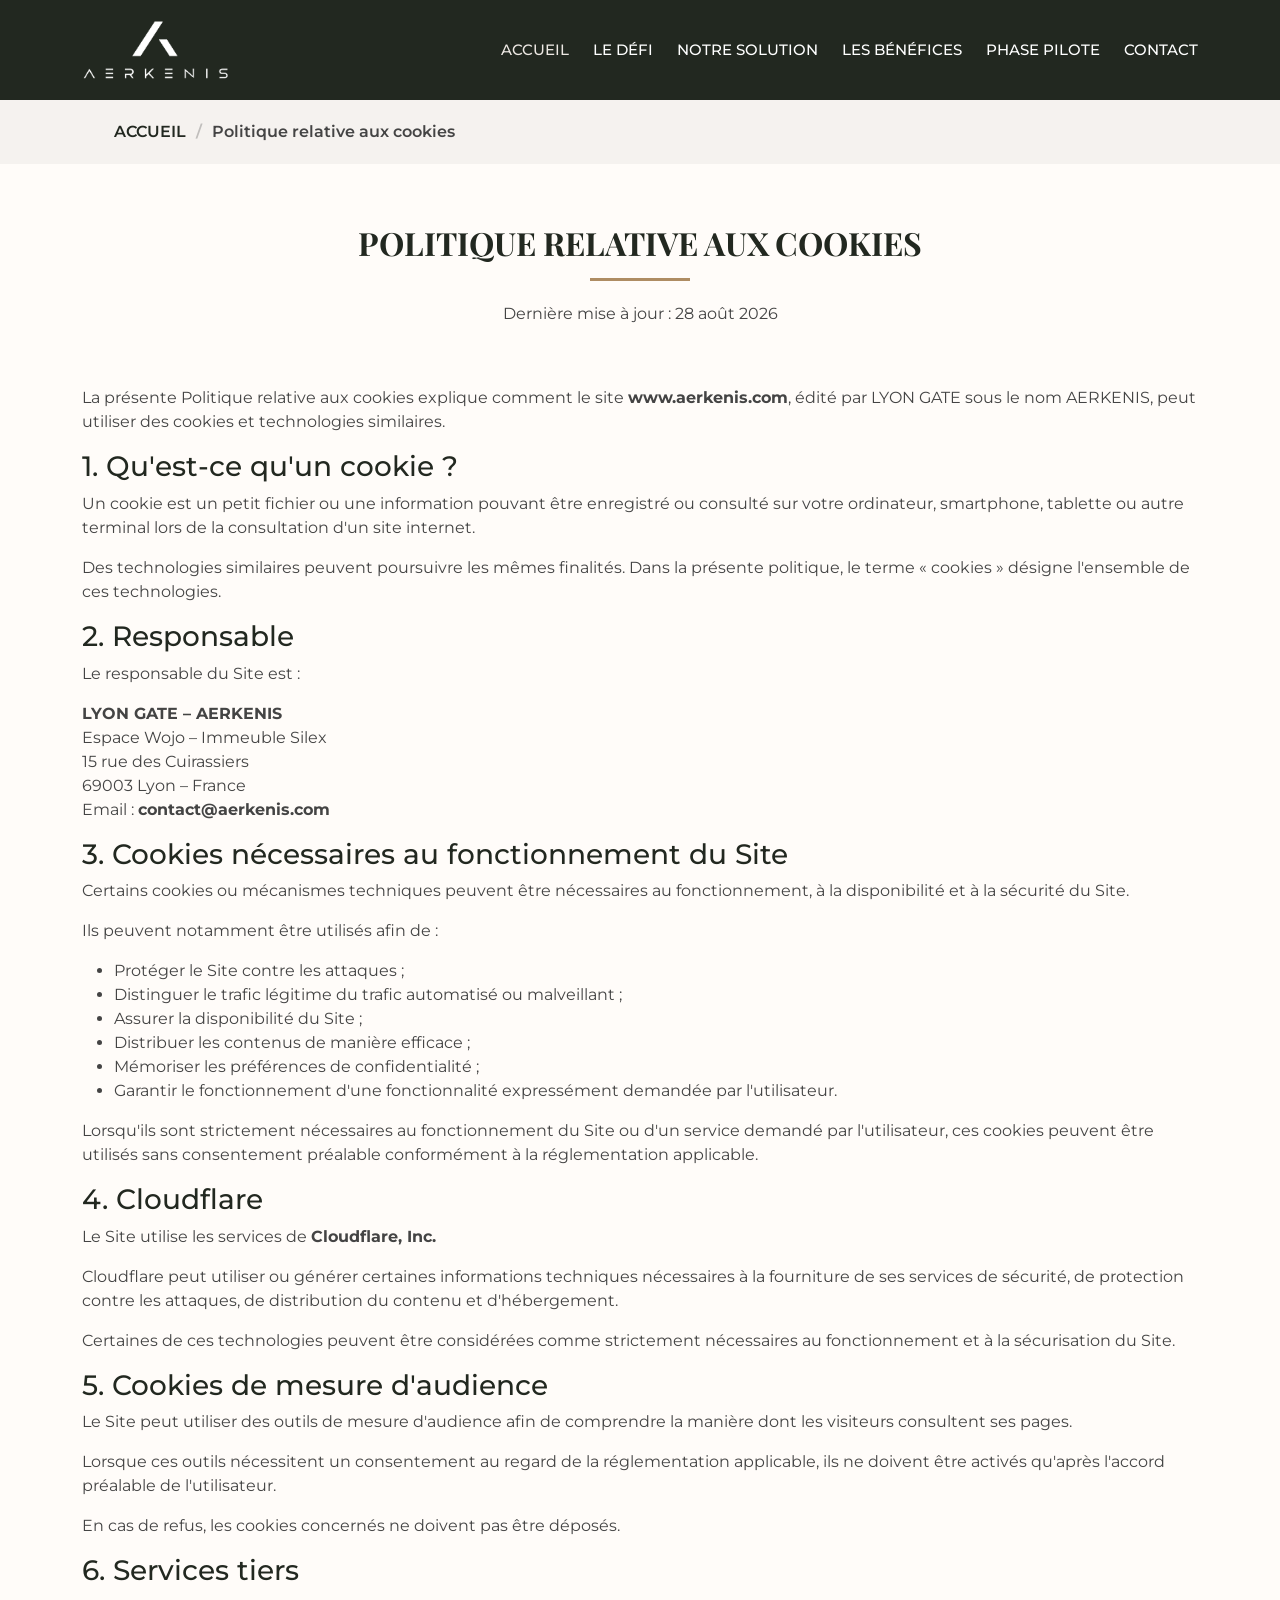
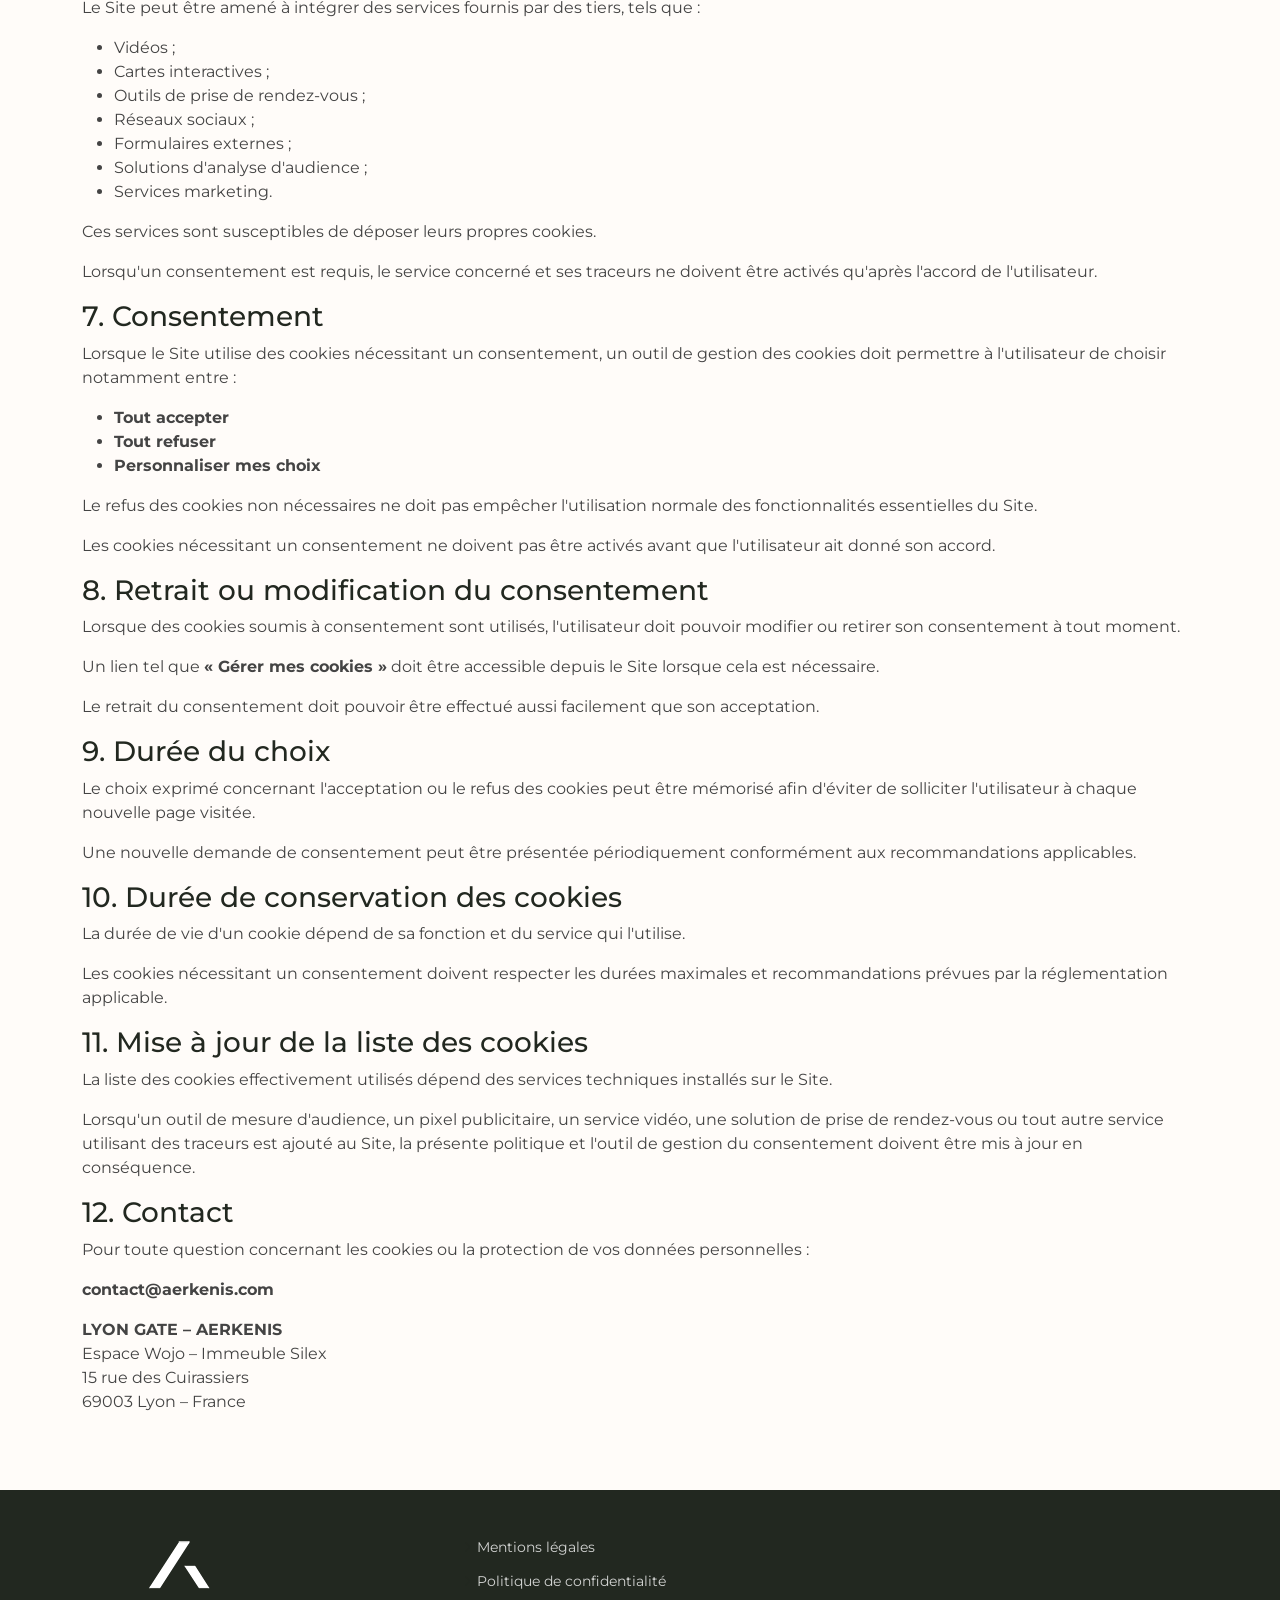
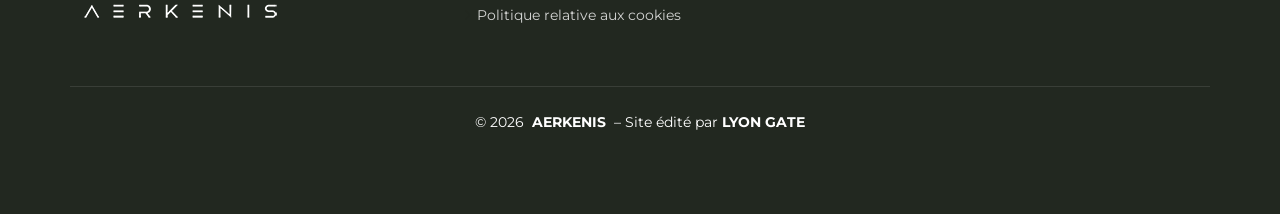
<file: politique-cookies.html>
<!DOCTYPE html>
<html lang="en">

<head>
  <meta charset="utf-8">
  <meta content="width=device-width, initial-scale=1.0" name="viewport">
  <title>Politique relative aux cookies - AERKENIS</title>
  <meta name="description" content="">
  <meta name="keywords" content="">

  <!-- Favicons -->
  <link href="assets/img/favicon.png" rel="icon">
  <link href="assets/img/apple-touch-icon.png" rel="apple-touch-icon">

  <!-- Fonts -->
<link rel="preconnect" href="https://fonts.googleapis.com">
<link rel="preconnect" href="https://fonts.gstatic.com" crossorigin>

<link href="https://fonts.googleapis.com/css2?family=Montserrat:wght@400;500;600;700&family=Playfair+Display:wght@500;600;700&display=swap" rel="stylesheet">



  <!-- Vendor CSS Files -->
  <link href="assets/vendor/bootstrap/css/bootstrap.min.css" rel="stylesheet">
  <link href="assets/vendor/bootstrap-icons/bootstrap-icons.css" rel="stylesheet">
  <link href="assets/vendor/aos/aos.css" rel="stylesheet">
  <link href="assets/vendor/glightbox/css/glightbox.min.css" rel="stylesheet">
  <link href="assets/vendor/swiper/swiper-bundle.min.css" rel="stylesheet">

  <!-- Main CSS File -->
  <link href="assets/css/main.css" rel="stylesheet">

</head>

<body class="starter-page-page">

  <header id="header" class="header d-flex align-items-center dark-background">
    <div class="container-fluid container-xl position-relative d-flex align-items-center">

      <a href="index.html" class="logo d-flex align-items-center me-auto">
        <!-- Uncomment the line below if you also wish to use an image logo -->
        <img src="assets/img/logo.png" alt="">
      
      </a>

      <nav id="navmenu" class="navmenu">
        <ul>

          <li><a href="index.html" class="active">ACCUEIL<br></a></li>
          <li><a href="index.html#DEFI">LE DÉFI</a></li>
          <li><a href="index.html#SOLUTION">NOTRE SOLUTION</a></li>
          <li><a href="index.html#BENEFICES">LES BÉNÉFICES</a></li>
          <li><a href="index.html#PILOTE">PHASE PILOTE</a></li>


          <li><a href="index.html#contact">CONTACT</a></li>
        </ul>
        <i class="mobile-nav-toggle d-xl-none bi bi-list"></i>
      </nav>



    </div>
  </header>

  <main class="main">

    <!-- Page Title -->
    <div class="page-title">
  
      <nav class="breadcrumbs">
        <div class="container">
          <ol>
            <li><a href="index.html">ACCUEIL</a></li>
            <li class="current">Politique relative aux cookies</li>
          </ol>
        </div>
      </nav>
    </div><!-- End Page Title -->

    <!-- Starter Section Section -->
    <section id="starter-section" class="starter-section section">

      <!-- Section Title -->
      <div class="container section-title" data-aos="fade-up">
        <h2>Politique relative aux cookies</h2>
        <p>Dernière mise à jour : 28 août 2026</p>
      </div><!-- End Section Title -->

      <div class="container" data-aos="fade-up">
      
	  


<p>
    La présente Politique relative aux cookies explique comment le site
    <strong>www.aerkenis.com</strong>, édité par LYON GATE sous le nom AERKENIS, peut utiliser
    des cookies et technologies similaires.
</p>

<h3>1. Qu'est-ce qu'un cookie ?</h3>

<p>
    Un cookie est un petit fichier ou une information pouvant être enregistré ou consulté sur votre
    ordinateur, smartphone, tablette ou autre terminal lors de la consultation d'un site internet.
</p>

<p>
    Des technologies similaires peuvent poursuivre les mêmes finalités. Dans la présente politique,
    le terme « cookies » désigne l'ensemble de ces technologies.
</p>

<h3>2. Responsable</h3>

<p>
    Le responsable du Site est :
</p>

<p>
    <strong>LYON GATE – AERKENIS</strong><br>
    Espace Wojo – Immeuble Silex<br>
    15 rue des Cuirassiers<br>
    69003 Lyon – France<br>
    Email : <strong>contact@aerkenis.com</strong>
</p>

<h3>3. Cookies nécessaires au fonctionnement du Site</h3>

<p>
    Certains cookies ou mécanismes techniques peuvent être nécessaires au fonctionnement, à la
    disponibilité et à la sécurité du Site.
</p>

<p>Ils peuvent notamment être utilisés afin de :</p>

<ul>
    <li>Protéger le Site contre les attaques ;</li>
    <li>Distinguer le trafic légitime du trafic automatisé ou malveillant ;</li>
    <li>Assurer la disponibilité du Site ;</li>
    <li>Distribuer les contenus de manière efficace ;</li>
    <li>Mémoriser les préférences de confidentialité ;</li>
    <li>
        Garantir le fonctionnement d'une fonctionnalité expressément demandée par l'utilisateur.
    </li>
</ul>

<p>
    Lorsqu'ils sont strictement nécessaires au fonctionnement du Site ou d'un service demandé par
    l'utilisateur, ces cookies peuvent être utilisés sans consentement préalable conformément à la
    réglementation applicable.
</p>

<h3>4. Cloudflare</h3>

<p>
    Le Site utilise les services de <strong>Cloudflare, Inc.</strong>
</p>

<p>
    Cloudflare peut utiliser ou générer certaines informations techniques nécessaires à la fourniture
    de ses services de sécurité, de protection contre les attaques, de distribution du contenu et
    d'hébergement.
</p>

<p>
    Certaines de ces technologies peuvent être considérées comme strictement nécessaires au
    fonctionnement et à la sécurisation du Site.
</p>

<h3>5. Cookies de mesure d'audience</h3>

<p>
    Le Site peut utiliser des outils de mesure d'audience afin de comprendre la manière dont les
    visiteurs consultent ses pages.
</p>

<p>
    Lorsque ces outils nécessitent un consentement au regard de la réglementation applicable, ils
    ne doivent être activés qu'après l'accord préalable de l'utilisateur.
</p>

<p>
    En cas de refus, les cookies concernés ne doivent pas être déposés.
</p>

<h3>6. Services tiers</h3>

<p>
    Le Site peut être amené à intégrer des services fournis par des tiers, tels que :
</p>

<ul>
    <li>Vidéos ;</li>
    <li>Cartes interactives ;</li>
    <li>Outils de prise de rendez-vous ;</li>
    <li>Réseaux sociaux ;</li>
    <li>Formulaires externes ;</li>
    <li>Solutions d'analyse d'audience ;</li>
    <li>Services marketing.</li>
</ul>

<p>
    Ces services sont susceptibles de déposer leurs propres cookies.
</p>

<p>
    Lorsqu'un consentement est requis, le service concerné et ses traceurs ne doivent être activés
    qu'après l'accord de l'utilisateur.
</p>

<h3>7. Consentement</h3>

<p>
    Lorsque le Site utilise des cookies nécessitant un consentement, un outil de gestion des cookies
    doit permettre à l'utilisateur de choisir notamment entre :
</p>

<ul>
    <li><strong>Tout accepter</strong></li>
    <li><strong>Tout refuser</strong></li>
    <li><strong>Personnaliser mes choix</strong></li>
</ul>

<p>
    Le refus des cookies non nécessaires ne doit pas empêcher l'utilisation normale des fonctionnalités
    essentielles du Site.
</p>

<p>
    Les cookies nécessitant un consentement ne doivent pas être activés avant que l'utilisateur ait
    donné son accord.
</p>

<h3>8. Retrait ou modification du consentement</h3>

<p>
    Lorsque des cookies soumis à consentement sont utilisés, l'utilisateur doit pouvoir modifier ou
    retirer son consentement à tout moment.
</p>

<p>
    Un lien tel que <strong>« Gérer mes cookies »</strong> doit être accessible depuis le Site lorsque
    cela est nécessaire.
</p>

<p>
    Le retrait du consentement doit pouvoir être effectué aussi facilement que son acceptation.
</p>

<h3>9. Durée du choix</h3>

<p>
    Le choix exprimé concernant l'acceptation ou le refus des cookies peut être mémorisé afin d'éviter
    de solliciter l'utilisateur à chaque nouvelle page visitée.
</p>

<p>
    Une nouvelle demande de consentement peut être présentée périodiquement conformément aux
    recommandations applicables.
</p>

<h3>10. Durée de conservation des cookies</h3>

<p>
    La durée de vie d'un cookie dépend de sa fonction et du service qui l'utilise.
</p>

<p>
    Les cookies nécessitant un consentement doivent respecter les durées maximales et recommandations
    prévues par la réglementation applicable.
</p>

<h3>11. Mise à jour de la liste des cookies</h3>

<p>
    La liste des cookies effectivement utilisés dépend des services techniques installés sur le Site.
</p>

<p>
    Lorsqu'un outil de mesure d'audience, un pixel publicitaire, un service vidéo, une solution de
    prise de rendez-vous ou tout autre service utilisant des traceurs est ajouté au Site, la présente
    politique et l'outil de gestion du consentement doivent être mis à jour en conséquence.
</p>

<h3>12. Contact</h3>

<p>
    Pour toute question concernant les cookies ou la protection de vos données personnelles :
</p>

<p>
    <strong>contact@aerkenis.com</strong>
</p>

<p>
    <strong>LYON GATE – AERKENIS</strong><br>
    Espace Wojo – Immeuble Silex<br>
    15 rue des Cuirassiers<br>
    69003 Lyon – France


	  
	  
	  
	  
	  
	  
	  
	  
	  
	  
	  
      </div>

    </section><!-- /Starter Section Section -->

  </main>

 
  <footer id="footer" class="footer dark-background">



    <div class="container footer-top">
      <div class="row gy-4">
        <div class="col-lg-4 col-md-6 footer-about">
           <a href="index.html" class="logo d-flex align-items-center me-auto">
        <!-- Uncomment the line below if you also wish to use an image logo -->
        <img src="assets/img/logo-2.png" alt="">
      
      </a>
       
        </div>

 

          <div class="col-lg-6 col-md-3 footer-links">
       
          <ul>
            <li><i class="bi bi-chevron-right"></i> <a href="Mentions-legales.html">Mentions légales</a></li>
            <li><i class="bi bi-chevron-right"></i> <a href="politique-de-confidentialite.html">Politique de confidentialité</a></li>
            <li><i class="bi bi-chevron-right"></i> <a href="politique-cookies.html">Politique relative aux cookies</a></li>
          
          </ul>
        </div>


      </div>
	  
	  
	
    </div>
	

    <div class="container copyright text-center mt-4">
      <p>© 2026 <span></span> <strong class="px-1 sitename">AERKENIS</strong> – <span> Site édité par <strong>LYON GATE</strong></span></p>
      <div class="credits">
 
      </div>
    </div>

  </footer>

  <!-- Scroll Top -->
  <a href="#" id="scroll-top" class="scroll-top d-flex align-items-center justify-content-center"><i class="bi bi-arrow-up-short"></i></a>

  <!-- Vendor JS Files -->
  <script src="assets/vendor/bootstrap/js/bootstrap.bundle.min.js"></script>
  <script src="assets/vendor/php-email-form/validate.js"></script>
  <script src="assets/vendor/aos/aos.js"></script>
  <script src="assets/vendor/glightbox/js/glightbox.min.js"></script>
  <script src="assets/vendor/purecounter/purecounter_vanilla.js"></script>
  <script src="assets/vendor/imagesloaded/imagesloaded.pkgd.min.js"></script>
  <script src="assets/vendor/isotope-layout/isotope.pkgd.min.js"></script>
  <script src="assets/vendor/swiper/swiper-bundle.min.js"></script>

  <!-- Main JS File -->
  <script src="assets/js/main.js"></script>

</body>

</html>
</file>
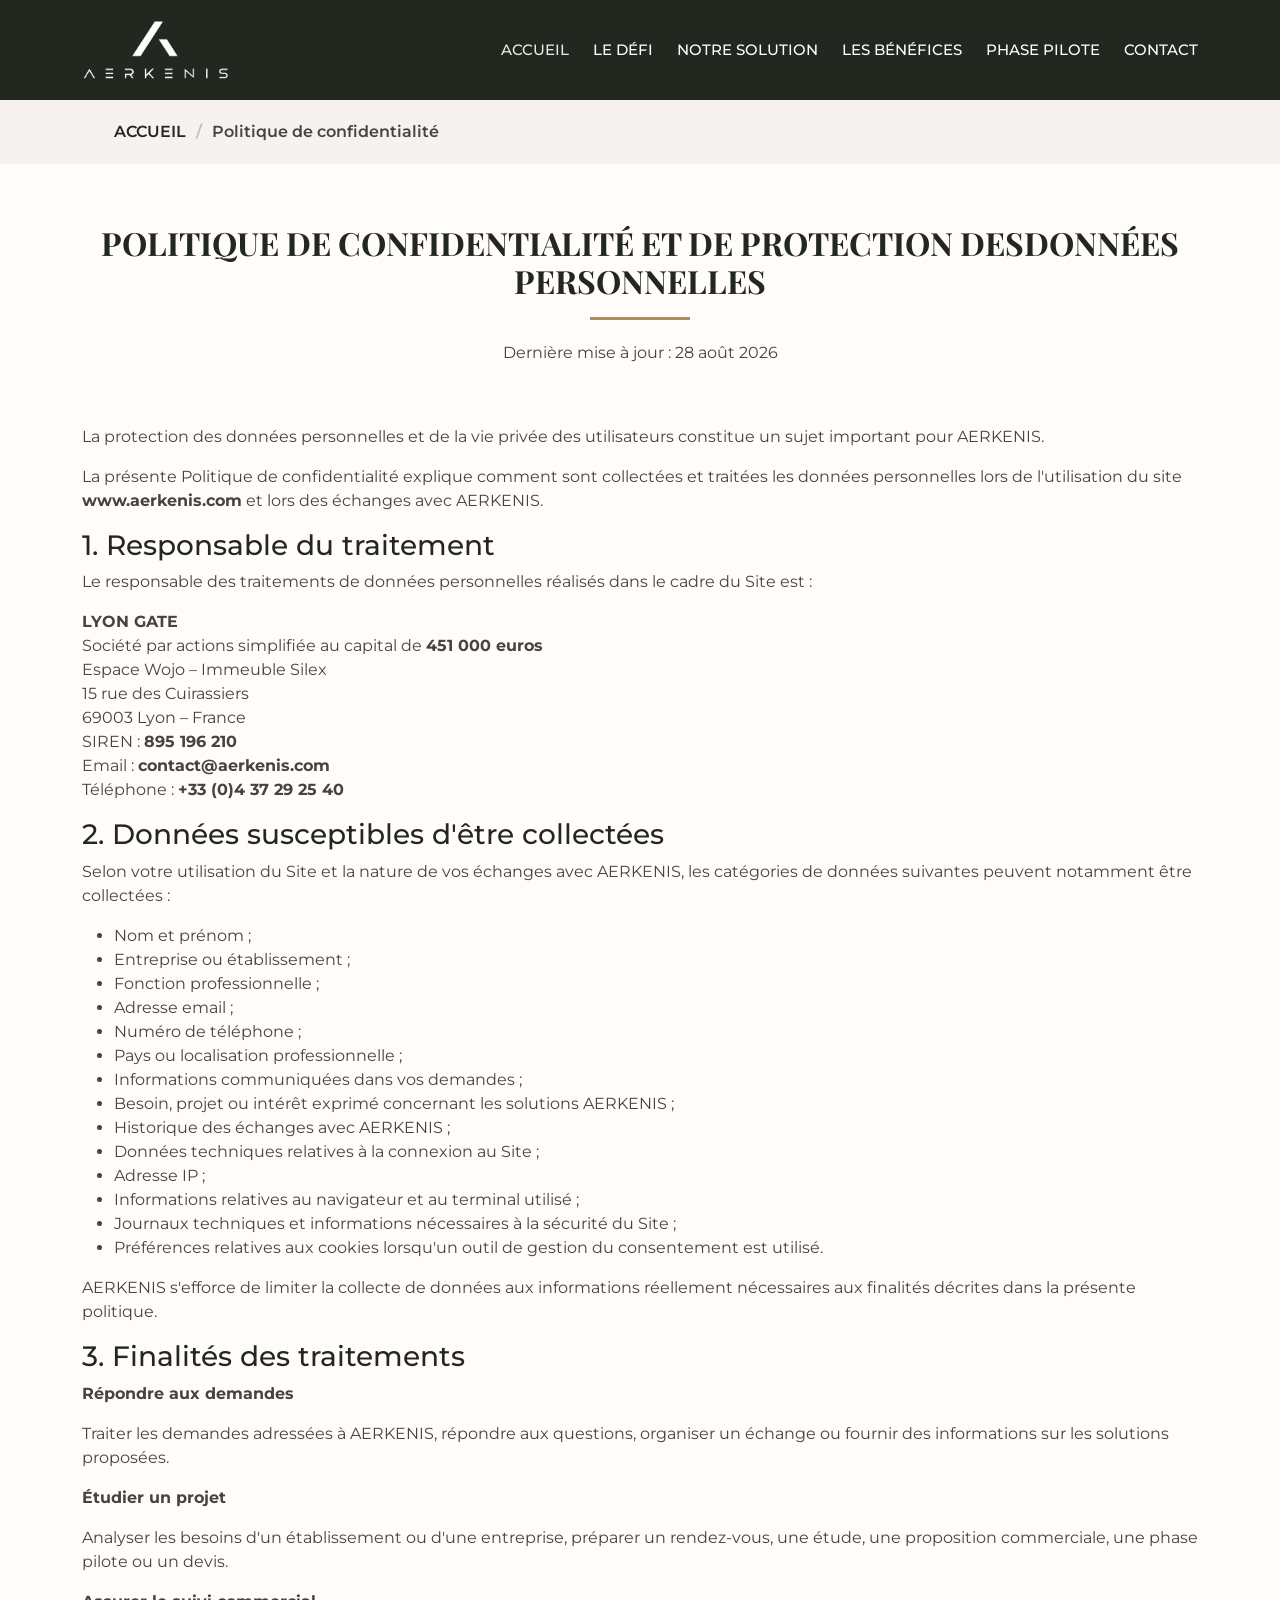
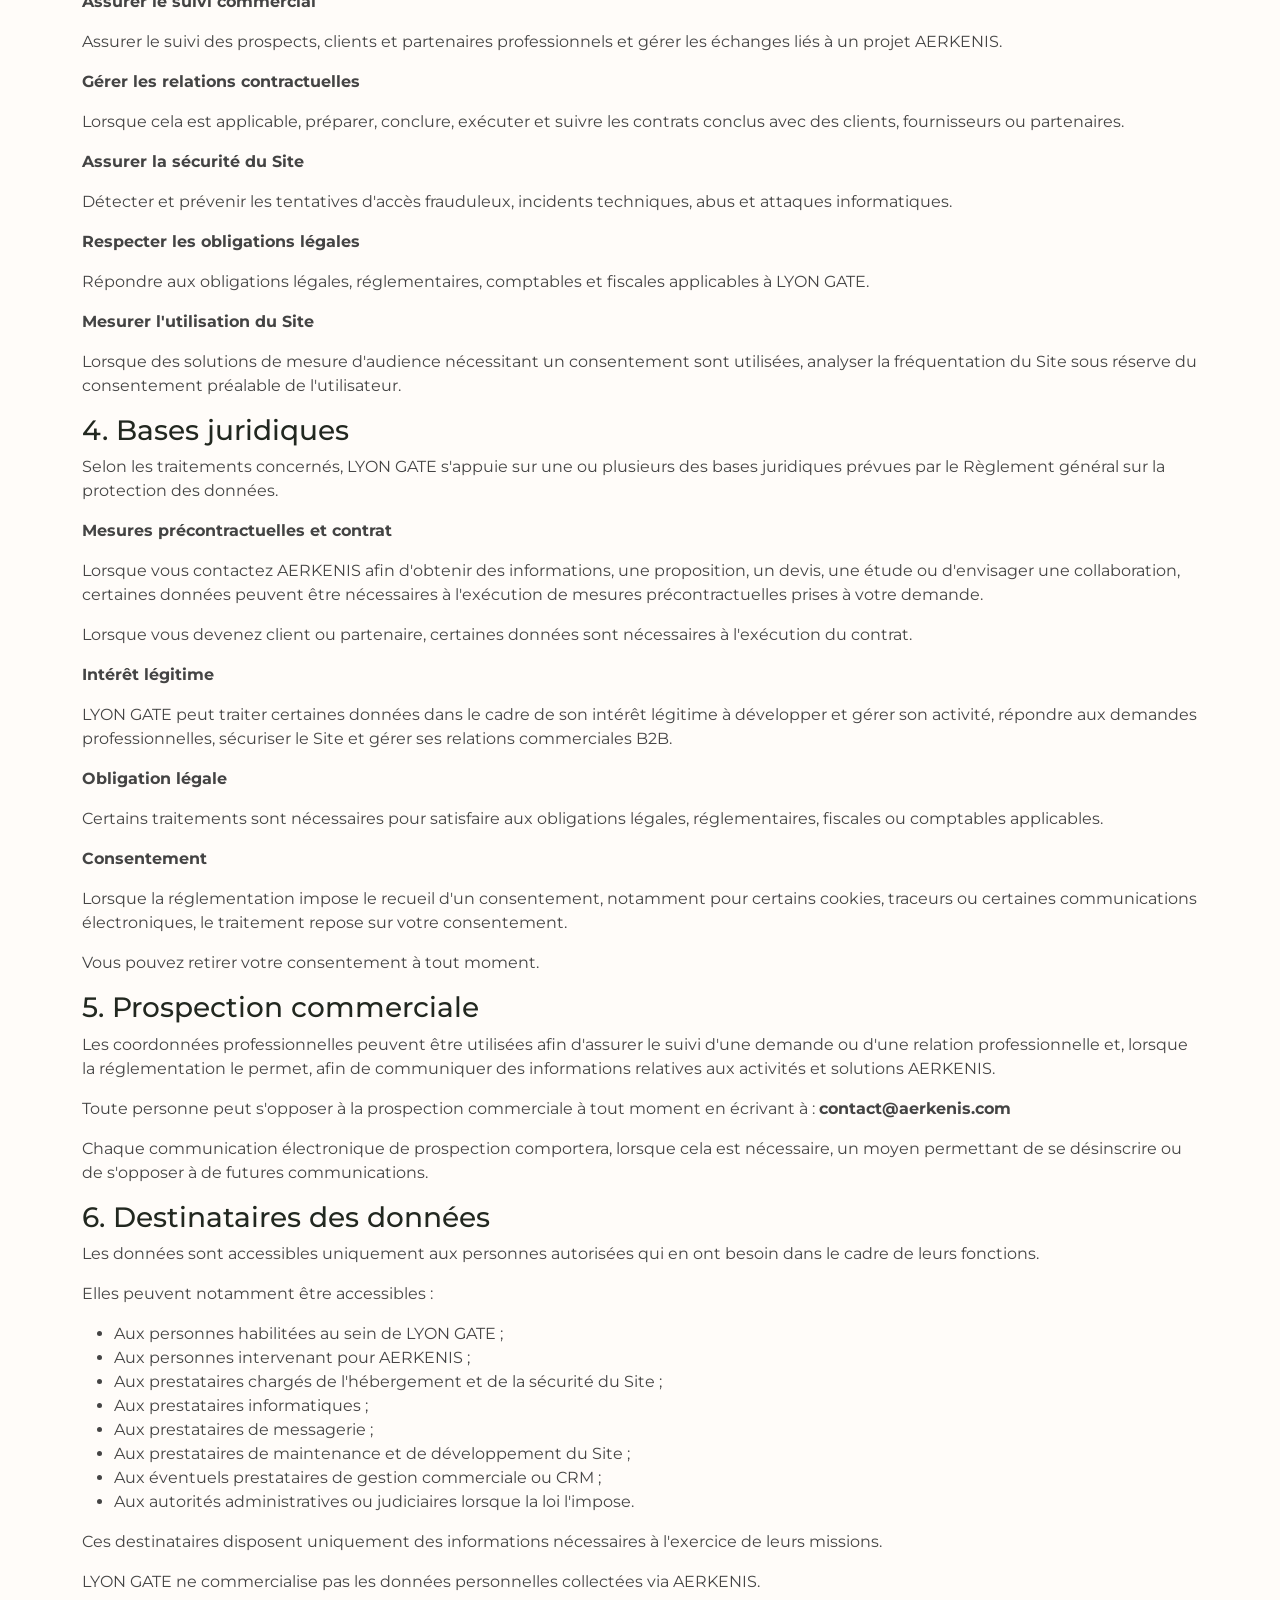
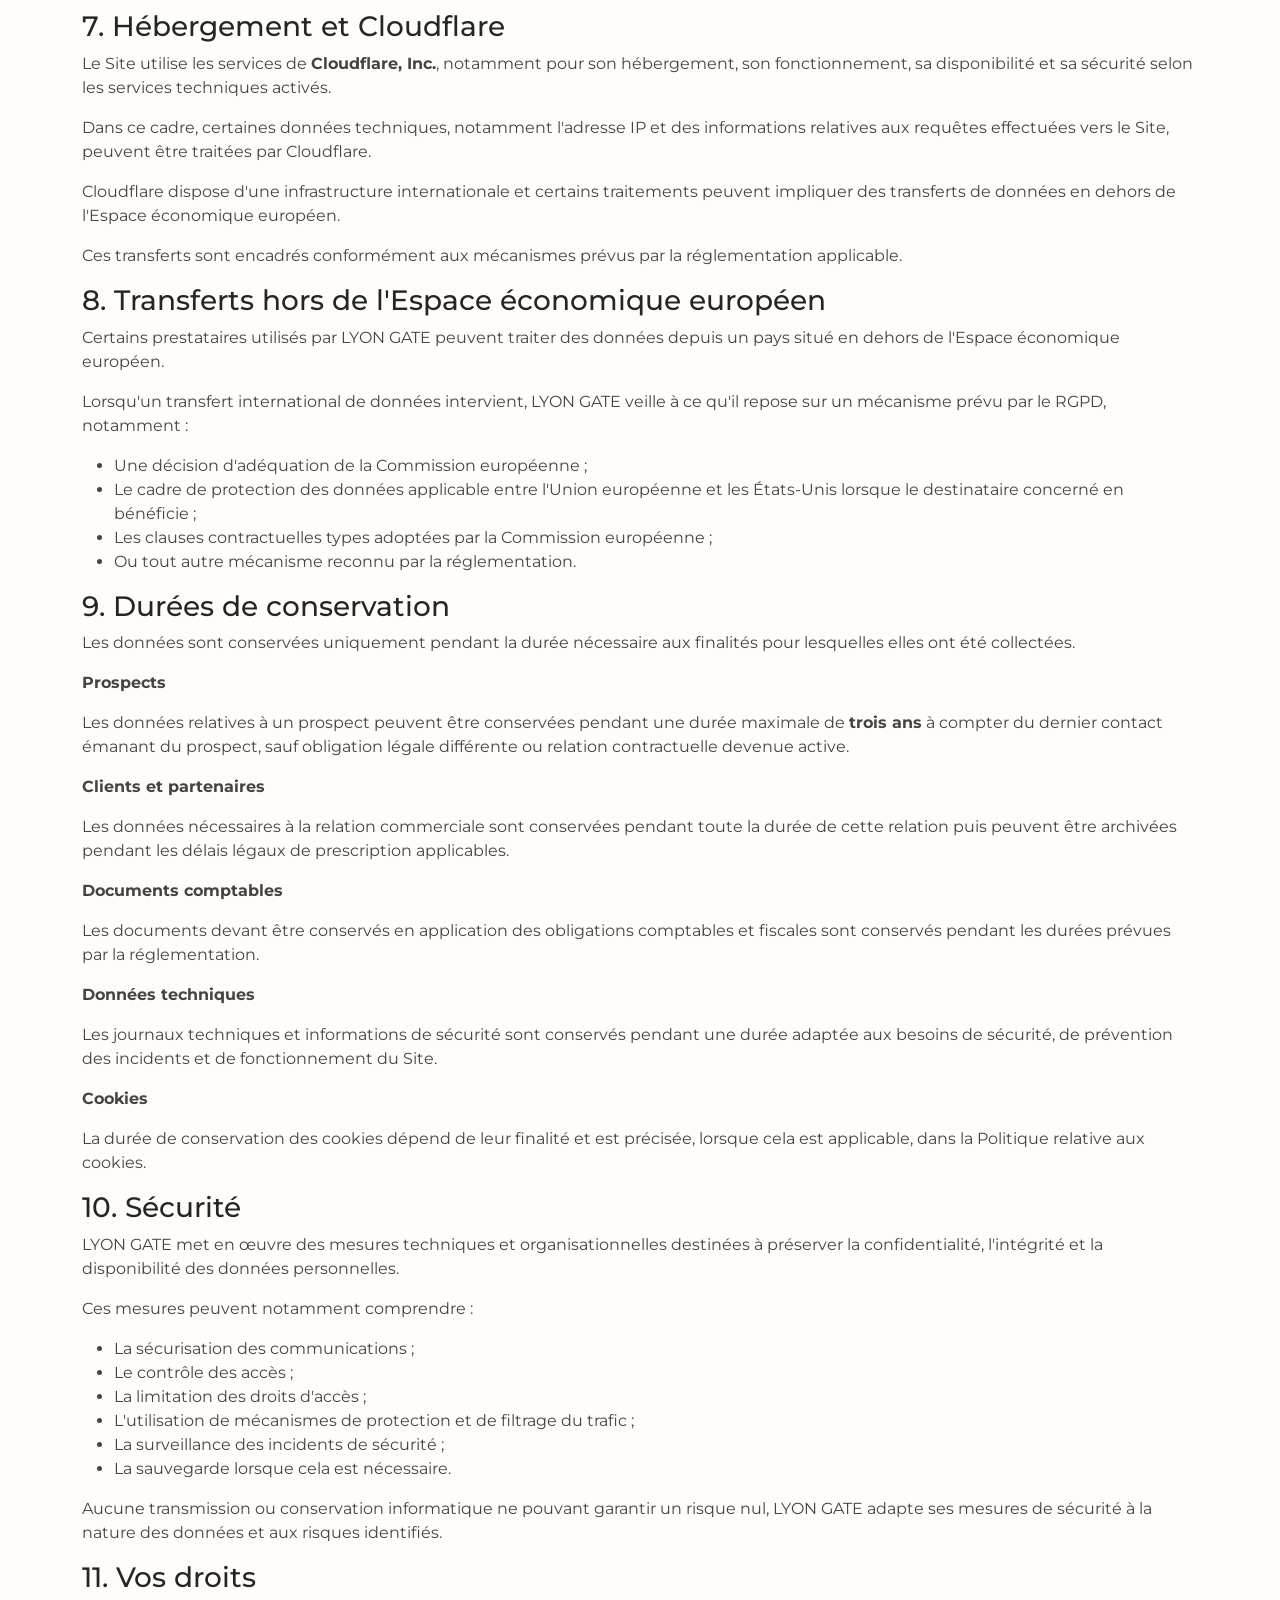
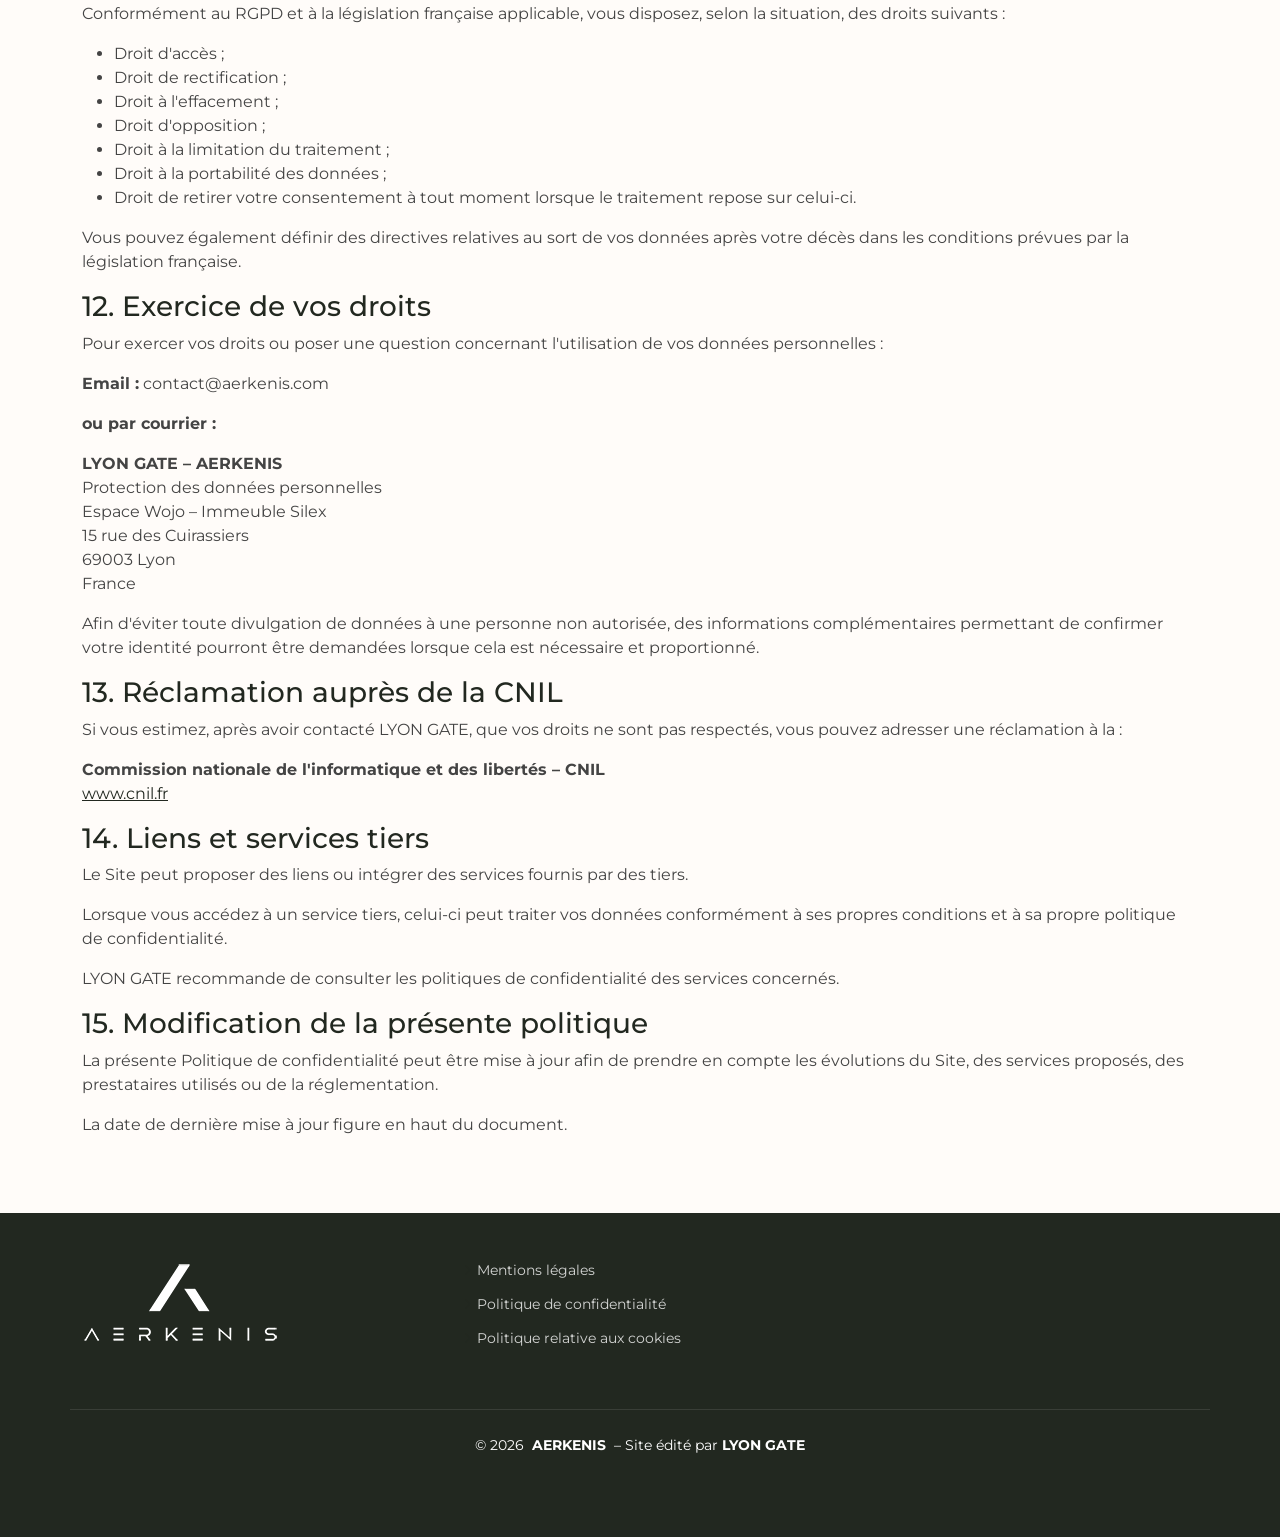
<file: politique-de-confidentialite.html>
<!DOCTYPE html>
<html lang="en">

<head>
  <meta charset="utf-8">
  <meta content="width=device-width, initial-scale=1.0" name="viewport">
  <title>Politique de confidentialité - AERKENIS</title>
  <meta name="description" content="">
  <meta name="keywords" content="">

  <!-- Favicons -->
  <link href="assets/img/favicon.png" rel="icon">
  <link href="assets/img/apple-touch-icon.png" rel="apple-touch-icon">

  <!-- Fonts -->
<link rel="preconnect" href="https://fonts.googleapis.com">
<link rel="preconnect" href="https://fonts.gstatic.com" crossorigin>

<link href="https://fonts.googleapis.com/css2?family=Montserrat:wght@400;500;600;700&family=Playfair+Display:wght@500;600;700&display=swap" rel="stylesheet">



  <!-- Vendor CSS Files -->
  <link href="assets/vendor/bootstrap/css/bootstrap.min.css" rel="stylesheet">
  <link href="assets/vendor/bootstrap-icons/bootstrap-icons.css" rel="stylesheet">
  <link href="assets/vendor/aos/aos.css" rel="stylesheet">
  <link href="assets/vendor/glightbox/css/glightbox.min.css" rel="stylesheet">
  <link href="assets/vendor/swiper/swiper-bundle.min.css" rel="stylesheet">

  <!-- Main CSS File -->
  <link href="assets/css/main.css" rel="stylesheet">

</head>

<body class="starter-page-page">

  <header id="header" class="header d-flex align-items-center dark-background">
    <div class="container-fluid container-xl position-relative d-flex align-items-center">

      <a href="index.html" class="logo d-flex align-items-center me-auto">
        <!-- Uncomment the line below if you also wish to use an image logo -->
        <img src="assets/img/logo.png" alt="">
      
      </a>

      <nav id="navmenu" class="navmenu">
        <ul>

          <li><a href="index.html" class="active">ACCUEIL<br></a></li>
          <li><a href="index.html#DEFI">LE DÉFI</a></li>
          <li><a href="index.html#SOLUTION">NOTRE SOLUTION</a></li>
          <li><a href="index.html#BENEFICES">LES BÉNÉFICES</a></li>
          <li><a href="index.html#PILOTE">PHASE PILOTE</a></li>


          <li><a href="index.html#contact">CONTACT</a></li>
        </ul>
        <i class="mobile-nav-toggle d-xl-none bi bi-list"></i>
      </nav>



    </div>
  </header>

  <main class="main">

    <!-- Page Title -->
    <div class="page-title">
  
      <nav class="breadcrumbs">
        <div class="container">
          <ol>
            <li><a href="index.html">ACCUEIL</a></li>
            <li class="current">Politique de confidentialité</li>
          </ol>
        </div>
      </nav>
    </div><!-- End Page Title -->

    <!-- Starter Section Section -->
    <section id="starter-section" class="starter-section section">

      <!-- Section Title -->
      <div class="container section-title" data-aos="fade-up">
        <h2> Politique de confidentialité et de protection desdonnées personnelles</h2>
        <p>Dernière mise à jour : 28 août 2026</p>
      </div><!-- End Section Title -->

      <div class="container" data-aos="fade-up">

<p>
    La protection des données personnelles et de la vie privée des utilisateurs constitue un sujet
    important pour AERKENIS.
</p>

<p>
    La présente Politique de confidentialité explique comment sont collectées et traitées les
    données personnelles lors de l'utilisation du site <strong>www.aerkenis.com</strong> et lors
    des échanges avec AERKENIS.
</p>

<h3>1. Responsable du traitement</h3>

<p>
    Le responsable des traitements de données personnelles réalisés dans le cadre du Site est :
</p>

<p>
    <strong>LYON GATE</strong><br>
    Société par actions simplifiée au capital de <strong>451 000 euros</strong><br>
    Espace Wojo – Immeuble Silex<br>
    15 rue des Cuirassiers<br>
    69003 Lyon – France<br>
    SIREN : <strong>895 196 210</strong><br>
    Email : <strong>contact@aerkenis.com</strong><br>
    Téléphone : <strong>+33 (0)4 37 29 25 40</strong>
</p>

<h3>2. Données susceptibles d'être collectées</h3>

<p>
    Selon votre utilisation du Site et la nature de vos échanges avec AERKENIS, les catégories de
    données suivantes peuvent notamment être collectées :
</p>

<ul>
    <li>Nom et prénom ;</li>
    <li>Entreprise ou établissement ;</li>
    <li>Fonction professionnelle ;</li>
    <li>Adresse email ;</li>
    <li>Numéro de téléphone ;</li>
    <li>Pays ou localisation professionnelle ;</li>
    <li>Informations communiquées dans vos demandes ;</li>
    <li>Besoin, projet ou intérêt exprimé concernant les solutions AERKENIS ;</li>
    <li>Historique des échanges avec AERKENIS ;</li>
    <li>Données techniques relatives à la connexion au Site ;</li>
    <li>Adresse IP ;</li>
    <li>Informations relatives au navigateur et au terminal utilisé ;</li>
    <li>Journaux techniques et informations nécessaires à la sécurité du Site ;</li>
    <li>Préférences relatives aux cookies lorsqu'un outil de gestion du consentement est utilisé.</li>
</ul>

<p>
    AERKENIS s'efforce de limiter la collecte de données aux informations réellement nécessaires
    aux finalités décrites dans la présente politique.
</p>

<h3>3. Finalités des traitements</h3>

<p><strong>Répondre aux demandes</strong></p>

<p>
    Traiter les demandes adressées à AERKENIS, répondre aux questions, organiser un échange ou
    fournir des informations sur les solutions proposées.
</p>

<p><strong>Étudier un projet</strong></p>

<p>
    Analyser les besoins d'un établissement ou d'une entreprise, préparer un rendez-vous, une
    étude, une proposition commerciale, une phase pilote ou un devis.
</p>

<p><strong>Assurer le suivi commercial</strong></p>

<p>
    Assurer le suivi des prospects, clients et partenaires professionnels et gérer les échanges
    liés à un projet AERKENIS.
</p>

<p><strong>Gérer les relations contractuelles</strong></p>

<p>
    Lorsque cela est applicable, préparer, conclure, exécuter et suivre les contrats conclus avec
    des clients, fournisseurs ou partenaires.
</p>

<p><strong>Assurer la sécurité du Site</strong></p>

<p>
    Détecter et prévenir les tentatives d'accès frauduleux, incidents techniques, abus et attaques
    informatiques.
</p>

<p><strong>Respecter les obligations légales</strong></p>

<p>
    Répondre aux obligations légales, réglementaires, comptables et fiscales applicables à LYON GATE.
</p>

<p><strong>Mesurer l'utilisation du Site</strong></p>

<p>
    Lorsque des solutions de mesure d'audience nécessitant un consentement sont utilisées, analyser
    la fréquentation du Site sous réserve du consentement préalable de l'utilisateur.
</p>

<h3>4. Bases juridiques</h3>

<p>
    Selon les traitements concernés, LYON GATE s'appuie sur une ou plusieurs des bases juridiques
    prévues par le Règlement général sur la protection des données.
</p>

<p><strong>Mesures précontractuelles et contrat</strong></p>

<p>
    Lorsque vous contactez AERKENIS afin d'obtenir des informations, une proposition, un devis,
    une étude ou d'envisager une collaboration, certaines données peuvent être nécessaires à
    l'exécution de mesures précontractuelles prises à votre demande.
</p>

<p>
    Lorsque vous devenez client ou partenaire, certaines données sont nécessaires à l'exécution
    du contrat.
</p>

<p><strong>Intérêt légitime</strong></p>

<p>
    LYON GATE peut traiter certaines données dans le cadre de son intérêt légitime à développer
    et gérer son activité, répondre aux demandes professionnelles, sécuriser le Site et gérer ses
    relations commerciales B2B.
</p>

<p><strong>Obligation légale</strong></p>

<p>
    Certains traitements sont nécessaires pour satisfaire aux obligations légales, réglementaires,
    fiscales ou comptables applicables.
</p>

<p><strong>Consentement</strong></p>

<p>
    Lorsque la réglementation impose le recueil d'un consentement, notamment pour certains cookies,
    traceurs ou certaines communications électroniques, le traitement repose sur votre consentement.
</p>

<p>
    Vous pouvez retirer votre consentement à tout moment.
</p>

<h3>5. Prospection commerciale</h3>

<p>
    Les coordonnées professionnelles peuvent être utilisées afin d'assurer le suivi d'une demande
    ou d'une relation professionnelle et, lorsque la réglementation le permet, afin de communiquer
    des informations relatives aux activités et solutions AERKENIS.
</p>

<p>
    Toute personne peut s'opposer à la prospection commerciale à tout moment en écrivant à :
    <strong>contact@aerkenis.com</strong>
</p>

<p>
    Chaque communication électronique de prospection comportera, lorsque cela est nécessaire, un
    moyen permettant de se désinscrire ou de s'opposer à de futures communications.
</p>

<h3>6. Destinataires des données</h3>

<p>
    Les données sont accessibles uniquement aux personnes autorisées qui en ont besoin dans le
    cadre de leurs fonctions.
</p>

<p>Elles peuvent notamment être accessibles :</p>

<ul>
    <li>Aux personnes habilitées au sein de LYON GATE ;</li>
    <li>Aux personnes intervenant pour AERKENIS ;</li>
    <li>Aux prestataires chargés de l'hébergement et de la sécurité du Site ;</li>
    <li>Aux prestataires informatiques ;</li>
    <li>Aux prestataires de messagerie ;</li>
    <li>Aux prestataires de maintenance et de développement du Site ;</li>
    <li>Aux éventuels prestataires de gestion commerciale ou CRM ;</li>
    <li>Aux autorités administratives ou judiciaires lorsque la loi l'impose.</li>
</ul>

<p>
    Ces destinataires disposent uniquement des informations nécessaires à l'exercice de leurs missions.
</p>

<p>
    LYON GATE ne commercialise pas les données personnelles collectées via AERKENIS.
</p>

<h3>7. Hébergement et Cloudflare</h3>

<p>
    Le Site utilise les services de <strong>Cloudflare, Inc.</strong>, notamment pour son hébergement,
    son fonctionnement, sa disponibilité et sa sécurité selon les services techniques activés.
</p>

<p>
    Dans ce cadre, certaines données techniques, notamment l'adresse IP et des informations relatives
    aux requêtes effectuées vers le Site, peuvent être traitées par Cloudflare.
</p>

<p>
    Cloudflare dispose d'une infrastructure internationale et certains traitements peuvent impliquer
    des transferts de données en dehors de l'Espace économique européen.
</p>

<p>
    Ces transferts sont encadrés conformément aux mécanismes prévus par la réglementation applicable.
</p>

<h3>8. Transferts hors de l'Espace économique européen</h3>

<p>
    Certains prestataires utilisés par LYON GATE peuvent traiter des données depuis un pays situé
    en dehors de l'Espace économique européen.
</p>

<p>
    Lorsqu'un transfert international de données intervient, LYON GATE veille à ce qu'il repose
    sur un mécanisme prévu par le RGPD, notamment :
</p>

<ul>
    <li>Une décision d'adéquation de la Commission européenne ;</li>
    <li>
        Le cadre de protection des données applicable entre l'Union européenne et les États-Unis
        lorsque le destinataire concerné en bénéficie ;
    </li>
    <li>Les clauses contractuelles types adoptées par la Commission européenne ;</li>
    <li>Ou tout autre mécanisme reconnu par la réglementation.</li>
</ul>

<h3>9. Durées de conservation</h3>

<p>
    Les données sont conservées uniquement pendant la durée nécessaire aux finalités pour lesquelles
    elles ont été collectées.
</p>

<p><strong>Prospects</strong></p>

<p>
    Les données relatives à un prospect peuvent être conservées pendant une durée maximale de
    <strong>trois ans</strong> à compter du dernier contact émanant du prospect, sauf obligation
    légale différente ou relation contractuelle devenue active.
</p>

<p><strong>Clients et partenaires</strong></p>

<p>
    Les données nécessaires à la relation commerciale sont conservées pendant toute la durée de
    cette relation puis peuvent être archivées pendant les délais légaux de prescription applicables.
</p>

<p><strong>Documents comptables</strong></p>

<p>
    Les documents devant être conservés en application des obligations comptables et fiscales sont
    conservés pendant les durées prévues par la réglementation.
</p>

<p><strong>Données techniques</strong></p>

<p>
    Les journaux techniques et informations de sécurité sont conservés pendant une durée adaptée
    aux besoins de sécurité, de prévention des incidents et de fonctionnement du Site.
</p>

<p><strong>Cookies</strong></p>

<p>
    La durée de conservation des cookies dépend de leur finalité et est précisée, lorsque cela est
    applicable, dans la Politique relative aux cookies.
</p>

<h3>10. Sécurité</h3>

<p>
    LYON GATE met en œuvre des mesures techniques et organisationnelles destinées à préserver la
    confidentialité, l'intégrité et la disponibilité des données personnelles.
</p>

<p>Ces mesures peuvent notamment comprendre :</p>

<ul>
    <li>La sécurisation des communications ;</li>
    <li>Le contrôle des accès ;</li>
    <li>La limitation des droits d'accès ;</li>
    <li>L'utilisation de mécanismes de protection et de filtrage du trafic ;</li>
    <li>La surveillance des incidents de sécurité ;</li>
    <li>La sauvegarde lorsque cela est nécessaire.</li>
</ul>

<p>
    Aucune transmission ou conservation informatique ne pouvant garantir un risque nul, LYON GATE
    adapte ses mesures de sécurité à la nature des données et aux risques identifiés.
</p>

<h3>11. Vos droits</h3>

<p>
    Conformément au RGPD et à la législation française applicable, vous disposez, selon la situation,
    des droits suivants :
</p>

<ul>
    <li>Droit d'accès ;</li>
    <li>Droit de rectification ;</li>
    <li>Droit à l'effacement ;</li>
    <li>Droit d'opposition ;</li>
    <li>Droit à la limitation du traitement ;</li>
    <li>Droit à la portabilité des données ;</li>
    <li>
        Droit de retirer votre consentement à tout moment lorsque le traitement repose sur celui-ci.
    </li>
</ul>

<p>
    Vous pouvez également définir des directives relatives au sort de vos données après votre décès
    dans les conditions prévues par la législation française.
</p>

<h3>12. Exercice de vos droits</h3>

<p>
    Pour exercer vos droits ou poser une question concernant l'utilisation de vos données personnelles :
</p>

<p>
    <strong>Email :</strong> contact@aerkenis.com
</p>

<p><strong>ou par courrier :</strong></p>

<p>
    <strong>LYON GATE – AERKENIS</strong><br>
    Protection des données personnelles<br>
    Espace Wojo – Immeuble Silex<br>
    15 rue des Cuirassiers<br>
    69003 Lyon<br>
    France
</p>

<p>
    Afin d'éviter toute divulgation de données à une personne non autorisée, des informations
    complémentaires permettant de confirmer votre identité pourront être demandées lorsque cela
    est nécessaire et proportionné.
</p>

<h3>13. Réclamation auprès de la CNIL</h3>

<p>
    Si vous estimez, après avoir contacté LYON GATE, que vos droits ne sont pas respectés, vous
    pouvez adresser une réclamation à la :
</p>

<p>
    <strong>Commission nationale de l'informatique et des libertés – CNIL</strong><br>
    <a href="https://www.cnil.fr" target="_blank" rel="noopener noreferrer">www.cnil.fr</a>
</p>

<h3>14. Liens et services tiers</h3>

<p>
    Le Site peut proposer des liens ou intégrer des services fournis par des tiers.
</p>

<p>
    Lorsque vous accédez à un service tiers, celui-ci peut traiter vos données conformément à ses
    propres conditions et à sa propre politique de confidentialité.
</p>

<p>
    LYON GATE recommande de consulter les politiques de confidentialité des services concernés.
</p>

<h3>15. Modification de la présente politique</h3>

<p>
    La présente Politique de confidentialité peut être mise à jour afin de prendre en compte les
    évolutions du Site, des services proposés, des prestataires utilisés ou de la réglementation.
</p>

<p>
    La date de dernière mise à jour figure en haut du document.
</p>


	  
	  
	  
	  
	  
	  
	  
      </div>

    </section><!-- /Starter Section Section -->

  </main>

 
  <footer id="footer" class="footer dark-background">



    <div class="container footer-top">
      <div class="row gy-4">
        <div class="col-lg-4 col-md-6 footer-about">
           <a href="index.html" class="logo d-flex align-items-center me-auto">
        <!-- Uncomment the line below if you also wish to use an image logo -->
        <img src="assets/img/logo-2.png" alt="">
      
      </a>
       
        </div>

 

          <div class="col-lg-6 col-md-3 footer-links">
       
          <ul>
            <li><i class="bi bi-chevron-right"></i> <a href="Mentions-legales.html">Mentions légales</a></li>
            <li><i class="bi bi-chevron-right"></i> <a href="politique-de-confidentialite.html">Politique de confidentialité</a></li>
            <li><i class="bi bi-chevron-right"></i> <a href="politique-cookies.html">Politique relative aux cookies</a></li>
          
          </ul>
        </div>


      </div>
	  
	  
	
    </div>
	

    <div class="container copyright text-center mt-4">
      <p>© 2026 <span></span> <strong class="px-1 sitename">AERKENIS</strong> – <span> Site édité par <strong>LYON GATE</strong></span></p>
      <div class="credits">
 
      </div>
    </div>

  </footer>

  <!-- Scroll Top -->
  <a href="#" id="scroll-top" class="scroll-top d-flex align-items-center justify-content-center"><i class="bi bi-arrow-up-short"></i></a>

  <!-- Vendor JS Files -->
  <script src="assets/vendor/bootstrap/js/bootstrap.bundle.min.js"></script>
  <script src="assets/vendor/php-email-form/validate.js"></script>
  <script src="assets/vendor/aos/aos.js"></script>
  <script src="assets/vendor/glightbox/js/glightbox.min.js"></script>
  <script src="assets/vendor/purecounter/purecounter_vanilla.js"></script>
  <script src="assets/vendor/imagesloaded/imagesloaded.pkgd.min.js"></script>
  <script src="assets/vendor/isotope-layout/isotope.pkgd.min.js"></script>
  <script src="assets/vendor/swiper/swiper-bundle.min.js"></script>

  <!-- Main JS File -->
  <script src="assets/js/main.js"></script>

</body>

</html>
</file>
<file: assets/css/main.css>
/**
* Template Name: FlexStart
* Template URL: https://bootstrapmade.com/flexstart-bootstrap-startup-template/
* Updated: Aug 07 2024 with Bootstrap v5.3.3
* Author: BootstrapMade.com
* License: https://bootstrapmade.com/license/
*/

/*--------------------------------------------------------------
# Font & Color Variables
# Help: https://bootstrapmade.com/color-system/
--------------------------------------------------------------*/
/* Fonts */
:root {
  --default-font: "Montserrat", sans-serif;
  --heading-font: "Playfair Display", serif;
  --nav-font: "Montserrat", sans-serif;
}

/* Global Colors - The following color variables are used throughout the website. Updating them here will change the color scheme of the entire website */
:root { 
  --background-color: #fffcf9; /* Background color for the entire website, including individual sections */
  --ligne-color: #ae8c63; /* Default color used for the majority of the text content across the entire website */
  --default-color: #444444; /* Default color used for the majority of the text content across the entire website */
  --heading-color: #222820; /* Color for headings, subheadings and title throughout the website */
  --accent-color: #222820; /* Accent color that represents your brand on the website. It's used for buttons, links, and other elements that need to stand out */
  --surface-color: #ffffff; /* The surface color is used as a background of boxed elements within sections, such as cards, icon boxes, or other elements that require a visual separation from the global background. */
  --contrast-color: #ffffff; /* Contrast color for text, ensuring readability against backgrounds of accent, heading, or default colors. */
}

/* Nav Menu Colors - The following color variables are used specifically for the navigation menu. They are separate from the global colors to allow for more customization options */
:root {
  --nav-color: #FFFFFF;  /* The default color of the main navmenu links */
  --nav-hover-color: #ede8e3; /* Applied to main navmenu links when they are hovered over or active */
  --nav-mobile-background-color: #ffffff; /* Used as the background color for mobile navigation menu */
  --nav-dropdown-background-color: #ffffff; /* Used as the background color for dropdown items that appear when hovering over primary navigation items */
  --nav-dropdown-color: #212529; /* Used for navigation links of the dropdown items in the navigation menu. */
  --nav-dropdown-hover-color: #4154f1; /* Similar to --nav-hover-color, this color is applied to dropdown navigation links when they are hovered over. */
}

/* Color Presets - These classes override global colors when applied to any section or element, providing reuse of the sam color scheme. */

.light-background {
	--contrast-color: #222820;
  --background-color: #f9f3ec;
  --surface-color: #ffffff;
  
}

.dark-background {
  --background-color: #222820;
  --default-color: #ffffff;
  --heading-color: #ffffff;
  --surface-color: #252525;
  --contrast-color: #ffffff;
}

/* Smooth scroll */
:root {
  scroll-behavior: smooth;
}

/*--------------------------------------------------------------
# General Styling & Shared Classes
--------------------------------------------------------------*/
body {
  color: var(--default-color);
  background-color: var(--background-color);
  font-family: var(--default-font);
}

a {
  color: var(--accent-color);
  text-decoration: none;
  transition: 0.3s;
  

}

a:hover {
  color: color-mix(in srgb, var(--ligne-color), transparent 25%);
  text-decoration: none;
}

h1,
h2{
  color: var(--heading-color);
 font-family: var(--heading-font);
}



h3,
h4,
h5,
h6 {
  color: var(--heading-color);
 font-family: var(--default-font);
}






/* PHP Email Form Messages
------------------------------*/
.php-email-form .error-message {
  display: none;
  background: #df1529;
  color: #ffffff;
  text-align: left;
  padding: 15px;
  margin-bottom: 24px;
  font-weight: 600;
}

.php-email-form .sent-message {
  display: none;
  color: #ffffff;
  background: #059652;
  text-align: center;
  padding: 15px;
  margin-bottom: 24px;
  font-weight: 600;
}

.php-email-form .loading {
  display: none;
  background: var(--surface-color);
  text-align: center;
  padding: 15px;
  margin-bottom: 24px;
}

.php-email-form .loading:before {
  content: "";
  display: inline-block;
  border-radius: 50%;
  width: 24px;
  height: 24px;
  margin: 0 10px -6px 0;
  border: 3px solid var(--accent-color);
  border-top-color: var(--surface-color);
  animation: php-email-form-loading 1s linear infinite;
}

@keyframes php-email-form-loading {
  0% {
    transform: rotate(0deg);
  }

  100% {
    transform: rotate(360deg);
  }
}

/*--------------------------------------------------------------
# Global Header
--------------------------------------------------------------*/
.header {
  color: var(--default-color);
  background-color: var(--background-color);
  padding: 20px 0;
  transition: all 0.5s;
  z-index: 997;
}


.header .logo {
  line-height: 1;
}

.header .logo img {
  max-height: 60px;
  margin-right: 8px;
}

.header .logo h1 {
  font-size: 30px;
  margin: 0;
  font-weight: 700;
  color: var(--heading-color);
}

.header .btn-getstarted,
.header .btn-getstarted:focus {
  color: var(--contrast-color);
  background: var(--accent-color);
  font-size: 15px;
  padding: 8px 25px;
  margin: 0 0 0 30px;
  border-radius: 4px;
  transition: 0.3s;
  font-weight: 500;
}

.header .btn-getstarted:hover,
.header .btn-getstarted:focus:hover {
  color: var(--contrast-color);
  background: color-mix(in srgb, var(--accent-color), transparent 15%);
}

@media (max-width: 1200px) {
  .header .logo {
    order: 1;
  }

  .header .btn-getstarted {
    order: 2;
    margin: 0 15px 0 0;
    padding: 6px 15px;
  }

  .header .navmenu {
    order: 3;
  }
}

.scrolled .header {
  box-shadow: 0px 0 18px rgba(0, 0, 0, 0.1);
}

/* Index Page Header
------------------------------*/
.index-page .header {
  --background-color: rgba(255, 255, 255, 0);
}

/* Index Page Header on Scroll
------------------------------*/
.index-page.scrolled .header {
  --background-color: #222820;
}

/*--------------------------------------------------------------
# Navigation Menu
--------------------------------------------------------------*/
/* Navmenu - Desktop */
@media (min-width: 1200px) {
  .navmenu {
    padding: 0;
  }

  .navmenu ul {
    margin: 0;
    padding: 0;
    display: flex;
    list-style: none;
    align-items: center;
  }

  .navmenu li {
    position: relative;
  }

  .navmenu a,
  .navmenu a:focus {
    color: var(--nav-color);
    padding: 18px 12px;
    font-size: 15px;
    font-family: var(--nav-font);
    font-weight: 500;
    display: flex;
    align-items: center;
    justify-content: space-between;
    white-space: nowrap;
    transition: 0.3s;
  }

  .navmenu a i,
  .navmenu a:focus i {
    font-size: 12px;
    line-height: 0;
    margin-left: 5px;
    transition: 0.3s;
  }

  .navmenu li:last-child a {
    padding-right: 0;
  }

  .navmenu li:hover>a,
  .navmenu .active,
  .navmenu .active:focus {
    color: var(--nav-hover-color);
  }

  .navmenu .dropdown ul {
    margin: 0;
    padding: 10px 0;
    background: var(--nav-dropdown-background-color);
    display: block;
    position: absolute;
    visibility: hidden;
    left: 14px;
    top: 130%;
    opacity: 0;
    transition: 0.3s;
    border-radius: 4px;
    z-index: 99;
    box-shadow: 0px 0px 30px rgba(0, 0, 0, 0.1);
  }

  .navmenu .dropdown ul li {
    min-width: 200px;
  }

  .navmenu .dropdown ul a {
    padding: 10px 20px;
    font-size: 15px;
    text-transform: none;
    color: var(--nav-dropdown-color);
  }

  .navmenu .dropdown ul a i {
    font-size: 12px;
  }

  .navmenu .dropdown ul a:hover,
  .navmenu .dropdown ul .active:hover,
  .navmenu .dropdown ul li:hover>a {
    color: var(--nav-dropdown-hover-color);
  }

  .navmenu .dropdown:hover>ul {
    opacity: 1;
    top: 100%;
    visibility: visible;
  }

  .navmenu .dropdown .dropdown ul {
    top: 0;
    left: -90%;
    visibility: hidden;
  }

  .navmenu .dropdown .dropdown:hover>ul {
    opacity: 1;
    top: 0;
    left: -100%;
    visibility: visible;
  }
}

/* Navmenu - Mobile */
@media (max-width: 1199px) {
  .mobile-nav-toggle {
    color: var(--nav-color);
    font-size: 28px;
    line-height: 0;
    margin-right: 10px;
    cursor: pointer;
    transition: color 0.3s;
  }

  .navmenu {
    padding: 0;
    z-index: 9997;
  }

  .navmenu ul {
    display: none;
    list-style: none;
    position: absolute;
    inset: 60px 20px 20px 20px;
    padding: 10px 0;
    margin: 0;
    border-radius: 6px;
    background-color: var(--nav-mbile-background-color);
    overflow-y: auto;
    transition: 0.3s;
    z-index: 9998;
    box-shadow: 0px 0px 30px rgba(0, 0, 0, 0.1);
  }

  .navmenu a,
  .navmenu a:focus {
    color: var(--nav-dropdown-color);
    padding: 10px 20px;
    font-family: var(--nav-font);
    font-size: 17px;
    font-weight: 500;
    display: flex;
    align-items: center;
    justify-content: space-between;
    white-space: nowrap;
    transition: 0.3s;
  }

  .navmenu a i,
  .navmenu a:focus i {
    font-size: 12px;
    line-height: 0;
    margin-left: 5px;
    width: 30px;
    height: 30px;
    display: flex;
    align-items: center;
    justify-content: center;
    border-radius: 50%;
    transition: 0.3s;
    background-color: color-mix(in srgb, var(--accent-color), transparent 90%);
  }

  .navmenu a i:hover,
  .navmenu a:focus i:hover {
    background-color: var(--accent-color);
    color: var(--contrast-color);
  }

  .navmenu a:hover,
  .navmenu .active,
  .navmenu .active:focus {
    color: var(--nav-dropdown-hover-color);
  }

  .navmenu .active i,
  .navmenu .active:focus i {
    background-color: var(--accent-color);
    color: var(--contrast-color);
    transform: rotate(180deg);
  }

  .navmenu .dropdown ul {
    position: static;
    display: none;
    z-index: 99;
    padding: 10px 0;
    margin: 10px 20px;
    background-color: var(--nav-dropdown-background-color);
    border: 1px solid color-mix(in srgb, var(--default-color), transparent 90%);
    box-shadow: none;
    transition: all 0.5s ease-in-out;
  }

  .navmenu .dropdown ul ul {
    background-color: rgba(33, 37, 41, 0.1);
  }

  .navmenu .dropdown>.dropdown-active {
    display: block;
    background-color: rgba(33, 37, 41, 0.03);
  }

  .mobile-nav-active {
    overflow: hidden;
  }

  .mobile-nav-active .mobile-nav-toggle {
    color: #fff;
    position: absolute;
    font-size: 32px;
    top: 15px;
    right: 15px;
    margin-right: 0;
    z-index: 9999;
  }

  .mobile-nav-active .navmenu {
    position: fixed;
    overflow: hidden;
    inset: 0;
    background: rgba(33, 37, 41, 0.8);
    transition: 0.3s;
  }

  .mobile-nav-active .navmenu>ul {
    display: block;
  }
}

/* Listing Dropdown - Desktop */
@media (min-width: 1200px) {
  .navmenu .listing-dropdown {
    position: static;
  }

  .navmenu .listing-dropdown ul {
    margin: 0;
    padding: 10px;
    background: var(--nav-dropdown-background-color);
    box-shadow: 0px 0px 20px rgba(0, 0, 0, 0.1);
    position: absolute;
    top: 130%;
    left: 0;
    right: 0;
    visibility: hidden;
    opacity: 0;
    display: flex;
    transition: 0.3s;
    border-radius: 4px;
    z-index: 99;
  }

  .navmenu .listing-dropdown ul li {
    flex: 1;
  }

  .navmenu .listing-dropdown ul li a,
  .navmenu .listing-dropdown ul li:hover>a {
    padding: 10px 20px;
    font-size: 15px;
    color: var(--nav-dropdown-color);
    background-color: var(--nav-dropdown-background-color);
  }

  .navmenu .listing-dropdown ul li a:hover,
  .navmenu .listing-dropdown ul li .active,
  .navmenu .listing-dropdown ul li .active:hover {
    color: var(--nav-dropdown-hover-color);
    background-color: var(--nav-dropdown-background-color);
  }

  .navmenu .listing-dropdown:hover>ul {
    opacity: 1;
    top: 100%;
    visibility: visible;
  }
}

/* Listing Dropdown - Mobile */
@media (max-width: 1199px) {
  .navmenu .listing-dropdown ul {
    position: static;
    display: none;
    z-index: 99;
    padding: 10px 0;
    margin: 10px 20px;
    background-color: var(--nav-dropdown-background-color);
    border: 1px solid color-mix(in srgb, var(--default-color), transparent 90%);
    box-shadow: none;
    transition: all 0.5s ease-in-out;
  }

  .navmenu .listing-dropdown ul ul {
    background-color: rgba(33, 37, 41, 0.1);
  }

  .navmenu .listing-dropdown>.dropdown-active {
    display: block;
    background-color: rgba(33, 37, 41, 0.03);
  }
}

/*--------------------------------------------------------------
# Global Footer
--------------------------------------------------------------*/
.footer {
  color: var(--default-color);
  background-color: var(--background-color);
  font-size: 14px;
  padding-bottom: 50px;
  position: relative;
}

.footer .footer-newsletter {
  background-color: color-mix(in srgb, var(--accent-color), transparent 97%);
  border-top: 1px solid color-mix(in srgb, var(--accent-color), transparent 85%);
  border-bottom: 1px solid color-mix(in srgb, var(--accent-color), transparent 85%);
  padding: 50px 0;
}

.footer .footer-newsletter h4 {
  font-size: 24px;
}

.footer .footer-newsletter .newsletter-form {
  margin-top: 30px;
  margin-bottom: 15px;
  padding: 6px 8px;
  position: relative;
  background-color: color-mix(in srgb, var(--background-color), transparent 50%);
  border: 1px solid color-mix(in srgb, var(--default-color), transparent 90%);
  box-shadow: 0px 2px 25px rgba(0, 0, 0, 0.1);
  display: flex;
  transition: 0.3s;
  border-radius: 4px;
}

.footer .footer-newsletter .newsletter-form:focus-within {
  border-color: var(--accent-color);
}

.footer .footer-newsletter .newsletter-form input[type=email] {
  border: 0;
  padding: 4px;
  width: 100%;
  background-color: color-mix(in srgb, var(--background-color), transparent 50%);
  color: var(--default-color);
}

.footer .footer-newsletter .newsletter-form input[type=email]:focus-visible {
  outline: none;
}

.footer .footer-newsletter .newsletter-form input[type=submit] {
  border: 0;
  font-size: 16px;
  padding: 0 20px;
  margin: -7px -8px -7px 0;
  background: var(--accent-color);
  color: var(--contrast-color);
  transition: 0.3s;
  border-radius: 0 4px 4px 0;
}

.footer .footer-newsletter .newsletter-form input[type=submit]:hover {
  background: color-mix(in srgb, var(--accent-color), transparent 20%);
}

.footer .footer-top {
  padding-top: 50px;
}

.footer .social-links a {
  display: flex;
  align-items: center;
  justify-content: center;
  width: 40px;
  height: 40px;
  border-radius: 4px;
  background-color: color-mix(in srgb, var(--accent-color), transparent 97%);
  border: 1px solid color-mix(in srgb, var(--accent-color), transparent 85%);
  font-size: 16px;
  color: var(--accent-color);
  margin-right: 10px;
  transition: 0.3s;
}

.footer .social-links a:hover {
  color: var(--contrast-color);
  background-color: var(--accent-color);
}

.footer h4 {
  font-size: 16px;
  font-weight: bold;
  position: relative;
  padding-bottom: 12px;
}

.footer .footer-links {
  margin-bottom: 30px;
}

.footer .footer-links ul {
  list-style: none;
  padding: 0;
  margin: 0;
}

.footer .footer-links ul i {
  margin-right: 3px;
  font-size: 12px;
  line-height: 0;
  color: var(--accent-color);
}

.footer .footer-links ul li {
  padding: 10px 0;
  display: flex;
  align-items: center;
}

.footer .footer-links ul li:first-child {
  padding-top: 0;
}

.footer .footer-links ul a {
  display: inline-block;
  color: color-mix(in srgb, var(--default-color), transparent 20%);
  line-height: 1;
}

.footer .footer-links ul a:hover {
  color: var(--heading-color);
    text-decoration: underline;

}

.footer .footer-about a {
  color: var(--heading-color);
  font-size: 24px;
  font-weight: 600;
  font-family: var(--heading-font);
}

.footer .footer-contact p {
  margin-bottom: 5px;
}

.footer .copyright {
  padding-top: 25px;
  padding-bottom: 25px;
  border-top: 1px solid color-mix(in srgb, var(--default-color), transparent 90%);
}

.footer .copyright p {
  margin-bottom: 0;
}

.footer .credits {
  margin-top: 6px;
  font-size: 13px;
}

/*--------------------------------------------------------------
# Scroll Top Button
--------------------------------------------------------------*/
.scroll-top {
  position: fixed;
  visibility: hidden;
  opacity: 0;
  right: 15px;
  bottom: 15px;
  z-index: 99999;
  background-color: var(--accent-color);
  width: 40px;
  height: 40px;
  border-radius: 4px;
  transition: all 0.4s;
}

.scroll-top i {
  font-size: 24px;
  color: var(--contrast-color);
  line-height: 0;
}

.scroll-top:hover {
  background-color: color-mix(in srgb, var(--accent-color), transparent 20%);
  color: var(--contrast-color);
}

.scroll-top.active {
  visibility: visible;
  opacity: 1;
}

/*--------------------------------------------------------------
# Disable aos animation delay on mobile devices
--------------------------------------------------------------*/
@media screen and (max-width: 768px) {
  [data-aos-delay] {
    transition-delay: 0 !important;
  }
}

/*--------------------------------------------------------------
# Global Page Titles & Breadcrumbs
--------------------------------------------------------------*/
.page-title {
  color: var(--default-color);
  background-color: var(--background-color);
  position: relative;
}

.page-title .heading {
  padding: 80px 0;
  border-top: 1px solid color-mix(in srgb, var(--default-color), transparent 90%);
}

.page-title .heading h1 {
  font-size: 38px;
  font-weight: 700;
}

.page-title nav {
  background-color: color-mix(in srgb, var(--default-color), transparent 95%);
  padding: 20px 0;
}

.page-title nav ol {
  display: flex;
  flex-wrap: wrap;
  list-style: none;
  margin: 0;
  font-size: 16px;
  font-weight: 600;
}

.page-title nav ol li+li {
  padding-left: 10px;
}

.page-title nav ol li+li::before {
  content: "/";
  display: inline-block;
  padding-right: 10px;
  color: color-mix(in srgb, var(--default-color), transparent 70%);
}

/*--------------------------------------------------------------
# Global Sections
--------------------------------------------------------------*/
section,
.section {
  color: var(--default-color);
  background-color: var(--background-color);
  padding: 60px 0;
  scroll-margin-top: 98px;
  overflow: clip;
}

@media (max-width: 1199px) {

  section,
  .section {
    scroll-margin-top: 56px;
  }
}

/*--------------------------------------------------------------
# Global Section Titles
--------------------------------------------------------------*/
.section-title {
  text-align: center;
  padding-bottom: 60px;
  position: relative;
}

.section-title h2 {
  font-size: 32px;
  font-weight: 700;
  margin-bottom: 20px;
  padding-bottom: 20px;
  text-transform: uppercase;
  position: relative;
}

.section-title h2:before {
  content: "";
  position: absolute;
  display: block;
  width: 100px;
  height: 3px;
  background: var(--ligne-color);
  left: 0;
  right: 0;
  bottom: 1px;
  margin: auto;
}



.section-title p {
  margin-bottom: 0;
}


/*--------------------------------------------------------------
# Hero Section
--------------------------------------------------------------*/
.hero {
  width: 100%;
  min-height: 100vh;
  position: relative;
  padding: 80px 0 60px 0;
  display: flex;
  align-items: center;
  background: url(../img/hero-bg.png) bottom center no-repeat;
  background-size: cover;
}

.hero h1 {
  margin: 0;
  font-size: 48px;
  font-weight: 700;
  line-height: 56px;
  color: var(--background-color);


}

.hero p {
  color: color-mix(in srgb, var(--background-color), transparent 30%);
  margin: 5px 0 30px 0;
  font-size: 20px;
  font-weight: 400;
}

.hero .btn-get-started {
  color: var(--contrast-color);
  background: var(--ligne-color);
  font-family: var(--heading-font);
  font-weight: 500;
  font-size: 16px;
  letter-spacing: 1px;
  display: flex;
  align-items: center;
  justify-content: center;
  padding: 12px 40px;
  border-radius: 0px;
  transition: 0.5s;
  box-shadow: 0 8px 28px rgba(0, 0, 0, 0.1);
}

.hero .btn-get-started i {
  margin-left: 5px;
  font-size: 18px;
  transition: 0.3s;
}

.hero .btn-get-started:hover {
  color: var(--contrast-color);
  background: color-mix(in srgb, var(--accent-color), transparent 15%);
  box-shadow: 0 8px 28px rgba(0, 0, 0, 0.1);
}

.hero .btn-get-started:hover i {
  transform: translateX(5px);
}

.hero .btn-watch-video {
  font-size: 16px;
  transition: 0.5s;
  color: var(--default-color);
  font-weight: 600;
}

.hero .btn-watch-video i {
  color: var(--accent-color);
  font-size: 32px;
  transition: 0.3s;
  line-height: 0;
  margin-right: 8px;
}

.hero .btn-watch-video:hover {
  color: var(--accent-color);
}

.hero .btn-watch-video:hover i {
  color: color-mix(in srgb, var(--accent-color), transparent 15%);
}

.hero .animated {
  animation: up-down 2s ease-in-out infinite alternate-reverse both;
}

@media (max-width: 640px) {
  .hero h1 {
    font-size: 28px;
    line-height: 36px;
  }

  .hero p {
    font-size: 18px;
    line-height: 24px;
    margin-bottom: 30px;
  }
}

@keyframes up-down {
  0% {
    transform: translateY(10px);
  }

  100% {
    transform: translateY(-10px);
  }
}

/*--------------------------------------------------------------
# About Section
--------------------------------------------------------------*/
.about .content {
  background-color: #f9f3ec;
  padding: 40px;
}

.about .content h3 {
  font-size: 14px;
  font-weight: 700;
  color: var(--accent-color);
  text-transform: uppercase;
}

.about .content h2 {
  font-size: 30px;
  font-weight: 700;
}

.about .content p {
  margin: 15px 0 30px 0;
  line-height: 24px;
}

.about .content .btn-read-more {
  color: var(--contrast-color);
  background: var(--accent-color);
  line-height: 0;
  padding: 15px 40px;
  border-radius: 4px;
  transition: 0.5s;
  box-shadow: 0px 5px 25px rgba(0, 0, 0, 0.1);
}

.about .content .btn-read-more span {
  font-family: var(--default-font);
  font-weight: 600;
  font-size: 16px;
  letter-spacing: 1px;
}

.about .content .btn-read-more i {
  margin-left: 5px;
  font-size: 18px;
  transition: 0.3s;
}

.about .content .btn-read-more:hover i {
  transform: translateX(5px);
}

/*--------------------------------------------------------------
# Values Section
--------------------------------------------------------------*/
.values .card {
  background-color: var(--surface-color);
  color: var(--default-color);
  padding: 30px;
  box-shadow: 0px 0 10px rgba(0, 0, 0, 0.1);
  text-align: center;
  transition: 0.3s;
  height: 100%;
  border: 0;
}

.values .card img {
  padding: 30px 50px;
  transition: 0.5s;
  transform: scale(1.1);
}

.values .card h3 {
  font-size: 24px;
  font-weight: 700;
  margin-bottom: 18px;
}

.values .card:hover {
  box-shadow: 0px 0 30px rgba(0, 0, 0, 0.1);
}

.values .card:hover img {
  transform: scale(1);
}



.values H5 {
 text-transform: uppercase;
}



.values2 {
padding: 60px 0;
}







.values2 .section-title {

  padding-bottom: 10px;

}


.values2 .card {
  background-color: var(--background);
  color: var(--default-color);
  padding-bottom: 80px;
  padding-top: 0;
  padding-right: 30px;
  padding-left: 30px;
  margin-top: 0;
  text-align: center;
  transition: 0.3s;
  height: 100%;
  border: 0;
}

.values2 .card img {
  padding: 40px 80px;
  transition: 0.5s;
  transform: scale(1.1);
}

.values2 .card h3 {
  font-size: 24px;
  font-weight: 700;
  margin-bottom: 5px;
}

.values2 .card:hover {

}

.values2 .card:hover img {
  transform: scale(1);
}

/*--------------------------------------------------------------
# Stats Section
--------------------------------------------------------------*/
.stats .stats-item {
  background-color: var(--surface-color);
  box-shadow: 0px 0 30px rgba(0, 0, 0, 0.1);
  padding: 30px;
}

.stats .stats-item i {
  color: var(--accent-color);
  font-size: 42px;
  line-height: 0;
  margin-right: 20px;
}

.stats .stats-item span {
  color: var(--heading-color);
  font-size: 36px;
  display: block;
  font-weight: 600;
}

.stats .stats-item p {
  padding: 0;
  margin: 0;
  font-family: var(--heading-font);
  font-size: 16px;
}

/*--------------------------------------------------------------
# Features Section
--------------------------------------------------------------*/
.features .feature-box {
  padding: 24px 20px;
  box-shadow: 0px 0 30px rgba(0, 0, 0, 0.1);
  transition: 0.3s;
  height: 100%;
}

.features .feature-box h3 {
  font-size: 18px;
  font-weight: 700;
  margin: 0;
}

.features .feature-box i {
  background: color-mix(in srgb, var(--accent-color), transparent 92%);
  color: var(--accent-color);
  line-height: 0;
  padding: 4px;
  margin-right: 10px;
  font-size: 24px;
  border-radius: 3px;
  transition: 0.3s;
}

.features .feature-box:hover i {
  background: var(--accent-color);
  color: var(--contrast-color);
}

/*--------------------------------------------------------------
# Alt Features Section
--------------------------------------------------------------*/
.alt-features .icon-box {
  display: flex;
}

.alt-features .icon-box img {
  max-height: 82px ;
}


.alt-features .icon-box h4 {
  font-size: 20px;
  font-weight: 700;
  margin: 0 0 10px 0;
}

.alt-features .icon-box i {
  font-size: 44px;
  line-height: 44px;
  color: var(--accent-color);
  margin-right: 15px;
}

.alt-features .icon-box p {
  font-size: 15px;
  color: color-mix(in srgb, var(--default-color), transparent 30%);
  margin-bottom: 0;
}

/*--------------------------------------------------------------
# Services Section
--------------------------------------------------------------*/
.services .service-item {
  background-color: var(--surface-color);
  box-shadow: 0px 0 30px rgba(0, 0, 0, 0.1);
  height: 100%;
  padding: 60px 30px;
  text-align: center;
  transition: 0.3s;
  border-radius: 5px;
}

.services .service-item .icon {
  font-size: 36px;
  padding: 20px 20px;
  border-radius: 4px;
  position: relative;
  margin-bottom: 25px;
  display: inline-block;
  line-height: 0;
  transition: 0.3s;
}

.services .service-item h3 {
  font-size: 24px;
  font-weight: 700;
}

.services .service-item .read-more {
  display: inline-flex;
  align-items: center;
  justify-content: center;
  font-weight: 600;
  font-size: 16px;
  padding: 8px 20px;
}

.services .service-item .read-more i {
  line-height: 0;
  margin-left: 5px;
  font-size: 18px;
}

.services .service-item.item-cyan {
  border-bottom: 3px solid #0dcaf0;
}

.services .service-item.item-cyan .icon {
  color: #0dcaf0;
  background: rgba(13, 202, 240, 0.1);
}

.services .service-item.item-cyan .read-more {
  color: #0dcaf0;
}

.services .service-item.item-cyan:hover {
  background: #0dcaf0;
}

.services .service-item.item-orange {
  border-bottom: 3px solid #fd7e14;
}

.services .service-item.item-orange .icon {
  color: #fd7e14;
  background: rgba(253, 126, 20, 0.1);
}

.services .service-item.item-orange .read-more {
  color: #fd7e14;
}

.services .service-item.item-orange:hover {
  background: #fd7e14;
}

.services .service-item.item-teal {
  border-bottom: 3px solid #20c997;
}

.services .service-item.item-teal .icon {
  color: #20c997;
  background: rgba(32, 201, 151, 0.1);
}

.services .service-item.item-teal .read-more {
  color: #20c997;
}

.services .service-item.item-teal:hover {
  background: #20c997;
}

.services .service-item.item-red {
  border-bottom: 3px solid #df1529;
}

.services .service-item.item-red .icon {
  color: #df1529;
  background: rgba(223, 21, 4, 0.1);
}

.services .service-item.item-red .read-more {
  color: #df1529;
}

.services .service-item.item-red:hover {
  background: #df1529;
}

.services .service-item.item-indigo {
  border-bottom: 3px solid #6610f2;
}

.services .service-item.item-indigo .icon {
  color: #6610f2;
  background: rgba(102, 16, 242, 0.1);
}

.services .service-item.item-indigo .read-more {
  color: #6610f2;
}

.services .service-item.item-indigo:hover {
  background: #6610f2;
}

.services .service-item.item-pink {
  border-bottom: 3px solid #f3268c;
}

.services .service-item.item-pink .icon {
  color: #f3268c;
  background: rgba(243, 38, 140, 0.1);
}

.services .service-item.item-pink .read-more {
  color: #f3268c;
}

.services .service-item.item-pink:hover {
  background: #f3268c;
}

.services .service-item:hover h3,
.services .service-item:hover p,
.services .service-item:hover .read-more {
  color: #fff;
}

.services .service-item:hover .icon {
  background: #fff;
}

/*--------------------------------------------------------------
# Pricing Section
--------------------------------------------------------------*/
.pricing .pricing-tem {
  background-color: var(--surface-color);
  box-shadow: 0px 0 30px rgba(0, 0, 0, 0.1);
  padding: 40px 20px;
  text-align: center;
  border-radius: 4px;
  position: relative;
  overflow: hidden;
  transition: 0.3s;
  height: 100%;
}

@media (min-width: 1200px) {
  .pricing .pricing-tem:hover {
    transform: scale(1.1);
    box-shadow: 0px 0 30px rgba(0, 0, 0, 0.1);
  }
}


@media (max-width: 767px) {
    .ma-div {
        display: none;
    }
}

.pricing h3 {
  font-weight: 700;
  font-size: 18px;
  margin-bottom: 15px;
}

.pricing .price {
  font-size: 36px;
  color: var(--heading-color);
  font-weight: 600;
  font-family: var(--heading-font);
}

.pricing .price sup {
  font-size: 20px;
  top: -15px;
  left: -3px;
}

.pricing .price span {
  color: color-mix(in srgb, var(--default-color), transparent 50%);
  font-size: 16px;
  font-weight: 300;
}

.pricing .icon {
  padding: 20px 0;
}

.pricing .icon i {
  font-size: 48px;
}

.pricing ul {
  padding: 0;
  list-style: none;
  color: var(--default-color);
  text-align: center;
  line-height: 26px;
  font-size: 16px;
  margin-bottom: 25px;
}

.pricing ul li {
  padding-bottom: 10px;
}

.pricing ul .na {
  color: color-mix(in srgb, var(--default-color), transparent 70%);
  text-decoration: line-through;
}

.pricing .btn-buy {
  display: inline-block;
  padding: 8px 40px 10px 40px;
  border-radius: 50px;
  color: var(--accent-color);
  transition: none;
  font-size: 16px;
  font-weight: 400;
  font-family: var(--heading-font);
  font-weight: 600;
  transition: 0.3s;
  border: 1px solid var(--accent-color);
}

.pricing .btn-buy:hover {
  background: var(--accent-color);
  color: var(--contrast-color);
}

.pricing .featured {
  width: 200px;
  position: absolute;
  top: 18px;
  right: -68px;
  transform: rotate(45deg);
  z-index: 1;
  font-size: 14px;
  padding: 1px 0 3px 0;
  background: var(--accent-color);
  color: var(--contrast-color);
}

/*--------------------------------------------------------------
# Faq Section
--------------------------------------------------------------*/
.faq .faq-container .faq-item {
  position: relative;
  padding: 20px 0;
  border-bottom: 1px solid color-mix(in srgb, var(--default-color), transparent 85%);
  overflow: hidden;
}

.faq .faq-container .faq-item:last-child {
  margin-bottom: 0;
}

.faq .faq-container .faq-item h3 {
  font-weight: 600;
  font-size: 16px;
  line-height: 24px;
  margin: 0 30px 0 0;
  transition: 0.3s;
  cursor: pointer;
  display: flex;
  align-items: center;
}

.faq .faq-container .faq-item h3 .num {
  color: var(--accent-color);
  padding-right: 5px;
}

.faq .faq-container .faq-item h3:hover {
  color: var(--accent-color);
}

.faq .faq-container .faq-item .faq-content {
  display: grid;
  grid-template-rows: 0fr;
  transition: 0.3s ease-in-out;
  visibility: hidden;
  opacity: 0;
}

.faq .faq-container .faq-item .faq-content p {
  margin-bottom: 0;
  overflow: hidden;
}

.faq .faq-container .faq-item .faq-toggle {
  position: absolute;
  top: 20px;
  right: 20px;
  font-size: 16px;
  line-height: 0;
  transition: 0.3s;
  cursor: pointer;
}

.faq .faq-container .faq-item .faq-toggle:hover {
  color: var(--accent-color);
}

.faq .faq-container .faq-active h3 {
  color: var(--accent-color);
}

.faq .faq-container .faq-active .faq-content {
  grid-template-rows: 1fr;
  visibility: visible;
  opacity: 1;
  padding-top: 10px;
}

.faq .faq-container .faq-active .faq-toggle {
  transform: rotate(90deg);
  color: var(--accent-color);
}

/*--------------------------------------------------------------
# Portfolio Section
--------------------------------------------------------------*/
.portfolio .portfolio-filters {
  padding: 0;
  margin: 0 auto 20px auto;
  list-style: none;
  text-align: center;
}

.portfolio .portfolio-filters li {
  cursor: pointer;
  display: inline-block;
  padding: 0;
  font-size: 18px;
  font-weight: 500;
  margin: 0 10px;
  line-height: 1;
  margin-bottom: 5px;
  transition: all 0.3s ease-in-out;
}

.portfolio .portfolio-filters li:hover,
.portfolio .portfolio-filters li.filter-active {
  color: var(--accent-color);
}

.portfolio .portfolio-filters li:first-child {
  margin-left: 0;
}

.portfolio .portfolio-filters li:last-child {
  margin-right: 0;
}

@media (max-width: 575px) {
  .portfolio .portfolio-filters li {
    font-size: 14px;
    margin: 0 5px;
  }
}

.portfolio .portfolio-content {
  position: relative;
  overflow: hidden;
}

.portfolio .portfolio-content img {
  transition: 0.3s;
}

.portfolio .portfolio-content .portfolio-info {
  opacity: 0;
  position: absolute;
  inset: 0;
  z-index: 3;
  transition: all ease-in-out 0.3s;
  background: rgba(0, 0, 0, 0.6);
  padding: 15px;
}

.portfolio .portfolio-content .portfolio-info h4 {
  font-size: 14px;
  padding: 5px 10px;
  font-weight: 400;
  color: #ffffff;
  display: inline-block;
  background-color: var(--accent-color);
}

.portfolio .portfolio-content .portfolio-info p {
  position: absolute;
  bottom: 10px;
  text-align: center;
  display: inline-block;
  left: 0;
  right: 0;
  font-size: 16px;
  font-weight: 600;
  color: rgba(255, 255, 255, 0.8);
}

.portfolio .portfolio-content .portfolio-info .preview-link,
.portfolio .portfolio-content .portfolio-info .details-link {
  position: absolute;
  left: calc(50% - 40px);
  font-size: 26px;
  top: calc(50% - 14px);
  color: #fff;
  transition: 0.3s;
  line-height: 1.2;
}

.portfolio .portfolio-content .portfolio-info .preview-link:hover,
.portfolio .portfolio-content .portfolio-info .details-link:hover {
  color: var(--accent-color);
}

.portfolio .portfolio-content .portfolio-info .details-link {
  left: 50%;
  font-size: 34px;
  line-height: 0;
}

.portfolio .portfolio-content:hover .portfolio-info {
  opacity: 1;
}

.portfolio .portfolio-content:hover img {
  transform: scale(1.1);
}

/*--------------------------------------------------------------
# Testimonials Section
--------------------------------------------------------------*/
.testimonials .testimonial-item {
  background-color: var(--surface-color);
  box-shadow: 0px 0 20px rgba(0, 0, 0, 0.1);
  box-sizing: content-box;
  padding: 30px;
  margin: 40px 30px;
  min-height: 320px;
  display: flex;
  flex-direction: column;
  text-align: center;
  transition: 0.3s;
}

.testimonials .testimonial-item .stars {
  margin-bottom: 15px;
}

.testimonials .testimonial-item .stars i {
  color: #ffc107;
  margin: 0 1px;
}

.testimonials .testimonial-item .testimonial-img {
  width: 90px;
  border-radius: 50%;
  border: 4px solid var(--background-color);
  margin: 0 auto;
}

.testimonials .testimonial-item h3 {
  font-size: 18px;
  font-weight: bold;
  margin: 10px 0 5px 0;
}

.testimonials .testimonial-item h4 {
  font-size: 14px;
  color: color-mix(in srgb, var(--default-color), transparent 40%);
  margin: 0;
}

.testimonials .testimonial-item p {
  font-style: italic;
  margin: 0 auto 15px auto;
}

.testimonials .swiper-wrapper {
  height: auto;
}

.testimonials .swiper-pagination {
  margin-top: 20px;
  position: relative;
}

.testimonials .swiper-pagination .swiper-pagination-bullet {
  width: 12px;
  height: 12px;
  background-color: color-mix(in srgb, var(--default-color), transparent 85%);
  opacity: 1;
}

.testimonials .swiper-pagination .swiper-pagination-bullet-active {
  background-color: var(--accent-color);
}

.testimonials .swiper-slide {
  opacity: 0.3;
}

@media (max-width: 1199px) {
  .testimonials .swiper-slide-active {
    opacity: 1;
  }

  .testimonials .swiper-pagination {
    margin-top: 0;
  }

  .testimonials .testimonial-item {
    margin: 40px 20px;
  }
}

@media (min-width: 1200px) {
  .testimonials .swiper-slide-next {
    opacity: 1;
    transform: scale(1.12);
  }
}

/*--------------------------------------------------------------
# Team Section
--------------------------------------------------------------*/
.team .team-member {
  box-shadow: 0px 0 30px rgba(0, 0, 0, 0.1);
  overflow: hidden;
  text-align: center;
  border-radius: 5px;
  transition: 0.3s;
}

.team .team-member .member-img {
  position: relative;
  overflow: hidden;
}

.team .team-member .member-img:after {
  position: absolute;
  content: "";
  left: -1px;
  right: -1px;
  bottom: -1px;
  height: 100%;
  background-color: var(--surface-color);
  -webkit-mask: url("../img/team-shape.svg") no-repeat center bottom;
  mask: url("../img/team-shape.svg") no-repeat center bottom;
  -webkit-mask-size: contain;
  mask-size: contain;
  z-index: 1;
}

.team .team-member .social {
  position: absolute;
  right: -100%;
  top: 30px;
  opacity: 0;
  border-radius: 4px;
  transition: 0.5s;
  background: color-mix(in srgb, var(--background-color), transparent 60%);
  z-index: 2;
}

.team .team-member .social a {
  transition: color 0.3s;
  color: color-mix(in srgb, var(--default-color), transparent 50%);
  margin: 15px 12px;
  display: block;
  line-height: 0;
  text-align: center;
}

.team .team-member .social a:hover {
  color: var(--default-color);
}

.team .team-member .social i {
  font-size: 18px;
}

.team .team-member .member-info {
  padding: 10px 15px 20px 15px;
}

.team .team-member .member-info h4 {
  font-weight: 700;
  margin-bottom: 5px;
  font-size: 20px;
}

.team .team-member .member-info span {
  display: block;
  font-size: 14px;
  font-weight: 400;
  color: color-mix(in srgb, var(--default-color), transparent 50%);
}

.team .team-member .member-info p {
  font-style: italic;
  font-size: 14px;
  padding-top: 15px;
  line-height: 26px;
  color: color-mix(in srgb, var(--default-color), transparent 30%);
}

.team .team-member:hover {
  transform: scale(1.08);
  box-shadow: 0px 0 30px rgba(0, 0, 0, 0.1);
}

.team .team-member:hover .social {
  right: 8px;
  opacity: 1;
}

/*--------------------------------------------------------------
# Clients Section
--------------------------------------------------------------*/




.clients h1 {
    color: var(--accent-color);
    font-weight: 800;
	text-align: center;
}


.clients p {
    
	text-align: center;
}

.clients .swiper-slide img {
  transition: 0.3s;
  opacity: 0.5;
}

.clients .swiper-slide img:hover {
  opacity: 1;
}

.clients .swiper-wrapper {
  height: auto;
}

.clients .swiper-pagination {
  margin-top: 20px;
  position: relative;
}

.clients .swiper-pagination .swiper-pagination-bullet {
  width: 12px;
  height: 12px;
  opacity: 1;
  background-color: color-mix(in srgb, var(--default-color), transparent 80%);
}

.clients .swiper-pagination .swiper-pagination-bullet-active {
  background-color: var(--accent-color);
}

/*--------------------------------------------------------------
# Recent Posts Section
--------------------------------------------------------------*/
.recent-posts .post-item {
  background-color: var(--surface-color);
  box-shadow: 0px 2px 20px rgba(0, 0, 0, 0.1);
  transition: 0.3s;
}

.recent-posts .post-item .post-img img {
  transition: 0.5s;
}

.recent-posts .post-item .post-date {
  position: absolute;
  right: 0;
  bottom: 0;
  background-color: var(--accent-color);
  color: var(--contrast-color);
  text-transform: uppercase;
  font-size: 13px;
  padding: 6px 12px;
  font-weight: 500;
}

.recent-posts .post-item .post-content {
  padding: 30px;
}

.recent-posts .post-item .post-title {
  color: var(--heading-color);
  font-size: 20px;
  font-weight: 700;
  transition: 0.3s;
  margin-bottom: 15px;
}

.recent-posts .post-item .meta i {
  font-size: 16px;
  color: var(--accent-color);
}

.recent-posts .post-item .meta span {
  font-size: 15px;
  color: color-mix(in srgb, var(--default-color), transparent 50%);
}

.recent-posts .post-item hr {
  color: color-mix(in srgb, var(--default-color), transparent 80%);
  margin: 20px 0;
}

.recent-posts .post-item .readmore {
  display: flex;
  align-items: center;
  font-weight: 600;
  line-height: 1;
  transition: 0.3s;
  color: color-mix(in srgb, var(--default-color), transparent 40%);
}

.recent-posts .post-item .readmore i {
  line-height: 0;
  margin-left: 6px;
  font-size: 16px;
}

.recent-posts .post-item:hover .post-title,
.recent-posts .post-item:hover .readmore {
  color: var(--accent-color);
}

.recent-posts .post-item:hover .post-img img {
  transform: scale(1.1);
}

/*--------------------------------------------------------------
# Contact Section
--------------------------------------------------------------*/
.contact .info-item {
  background: color-mix(in srgb, var(--default-color), transparent 96%);
  padding: 30px;
}

.contact .info-item i {
  font-size: 38px;
  line-height: 0;
  color: var(--accent-color);
}

.contact .info-item h3 {
  font-size: 20px;
  font-weight: 700;
  margin: 20px 0 10px 0;
}

.contact .info-item p {
  padding: 0;
  line-height: 24px;
  font-size: 14px;
  margin-bottom: 0;
}

.contact .php-email-form {
  background: color-mix(in srgb, var(--default-color), transparent 96%);
  padding: 30px;
  height: 100%;
}

.contact .php-email-form input[type=text],
.contact .php-email-form input[type=email],
.contact .php-email-form textarea {
  font-size: 14px;
  padding: 10px 15px;
  box-shadow: none;
  border-radius: 0;
  color: var(--default-color);
  background-color: color-mix(in srgb, var(--background-color), transparent 50%);
  border-color: color-mix(in srgb, var(--default-color), transparent 80%);
}

.contact .php-email-form input[type=text]:focus,
.contact .php-email-form input[type=email]:focus,
.contact .php-email-form textarea:focus {
  border-color: var(--accent-color);
}

.contact .php-email-form input[type=text]::placeholder,
.contact .php-email-form input[type=email]::placeholder,
.contact .php-email-form textarea::placeholder {
  color: color-mix(in srgb, var(--default-color), transparent 70%);
}

.contact .php-email-form button[type=submit] {
  background: var(--accent-color);
  color: var(--contrast-color);
  border: 0;
  padding: 10px 30px;
  transition: 0.4s;
  border-radius: 4px;
}

.contact .php-email-form button[type=submit]:hover {
  background: color-mix(in srgb, var(--accent-color), transparent 20%);
}

/*--------------------------------------------------------------
# Portfolio Details Section
--------------------------------------------------------------*/
.portfolio-details .portfolio-details-slider img {
  width: 100%;
}

.portfolio-details .portfolio-details-slider .swiper-pagination {
  margin-top: 20px;
  position: relative;
}

.portfolio-details .portfolio-details-slider .swiper-pagination .swiper-pagination-bullet {
  width: 12px;
  height: 12px;
  background-color: color-mix(in srgb, var(--default-color), transparent 85%);
  opacity: 1;
}

.portfolio-details .portfolio-details-slider .swiper-pagination .swiper-pagination-bullet-active {
  background-color: var(--accent-color);
}

.portfolio-details .portfolio-info {
  background-color: var(--surface-color);
  padding: 30px;
  box-shadow: 0px 0 30px rgba(0, 0, 0, 0.1);
}

.portfolio-details .portfolio-info h3 {
  font-size: 22px;
  font-weight: 700;
  margin-bottom: 20px;
  padding-bottom: 20px;
  border-bottom: 1px solid color-mix(in srgb, var(--default-color), transparent 85%);
}

.portfolio-details .portfolio-info ul {
  list-style: none;
  padding: 0;
  font-size: 15px;
}

.portfolio-details .portfolio-info ul li+li {
  margin-top: 10px;
}

.portfolio-details .portfolio-description {
  padding-top: 30px;
}

.portfolio-details .portfolio-description h2 {
  font-size: 26px;
  font-weight: 700;
  margin-bottom: 20px;
}

.portfolio-details .portfolio-description p {
  padding: 0;
  color: color-mix(in srgb, var(--default-color), transparent 30%);
}

/*--------------------------------------------------------------
# Service Details Section
--------------------------------------------------------------*/
.service-details .service-box {
  background-color: var(--surface-color);
  padding: 20px;
  box-shadow: 0px 2px 20px rgba(0, 0, 0, 0.1);
}

.service-details .service-box+.service-box {
  margin-top: 30px;
}

.service-details .service-box h4 {
  font-size: 20px;
  font-weight: 700;
  border-bottom: 2px solid color-mix(in srgb, var(--default-color), transparent 92%);
  padding-bottom: 15px;
  margin-bottom: 15px;
}

.service-details .services-list {
  background-color: var(--surface-color);
}

.service-details .services-list a {
  color: color-mix(in srgb, var(--default-color), transparent 20%);
  background-color: color-mix(in srgb, var(--default-color), transparent 96%);
  display: flex;
  align-items: center;
  padding: 12px 15px;
  margin-top: 15px;
  transition: 0.3s;
}

.service-details .services-list a:first-child {
  margin-top: 0;
}

.service-details .services-list a i {
  font-size: 16px;
  margin-right: 8px;
  color: var(--accent-color);
}

.service-details .services-list a.active {
  color: var(--contrast-color);
  background-color: var(--accent-color);
}

.service-details .services-list a.active i {
  color: var(--contrast-color);
}

.service-details .services-list a:hover {
  background-color: color-mix(in srgb, var(--accent-color), transparent 95%);
  color: var(--accent-color);
}

.service-details .download-catalog a {
  color: var(--default-color);
  display: flex;
  align-items: center;
  padding: 10px 0;
  transition: 0.3s;
  border-top: 1px solid color-mix(in srgb, var(--default-color), transparent 90%);
}

.service-details .download-catalog a:first-child {
  border-top: 0;
  padding-top: 0;
}

.service-details .download-catalog a:last-child {
  padding-bottom: 0;
}

.service-details .download-catalog a i {
  font-size: 24px;
  margin-right: 8px;
  color: var(--accent-color);
}

.service-details .download-catalog a:hover {
  color: var(--accent-color);
}

.service-details .help-box {
  background-color: var(--accent-color);
  color: var(--contrast-color);
  margin-top: 30px;
  padding: 30px 15px;
}

.service-details .help-box .help-icon {
  font-size: 48px;
}

.service-details .help-box h4,
.service-details .help-box a {
  color: var(--contrast-color);
}

.service-details .services-img {
  margin-bottom: 20px;
}

.service-details h3 {
  font-size: 26px;
  font-weight: 700;
}

.service-details p {
  font-size: 15px;
}

.service-details ul {
  list-style: none;
  padding: 0;
  font-size: 15px;
}

.service-details ul li {
  padding: 5px 0;
  display: flex;
  align-items: center;
}

.service-details ul i {
  font-size: 20px;
  margin-right: 8px;
  color: var(--accent-color);
}

/*--------------------------------------------------------------
# Starter Section Section
--------------------------------------------------------------*/
.starter-section {
  /* Add your styles here */
}

/*--------------------------------------------------------------
# Blog Posts Section
--------------------------------------------------------------*/
.blog-posts article {
  background-color: var(--surface-color);
  box-shadow: 0 4px 16px rgba(0, 0, 0, 0.1);
  padding: 30px;
  height: 100%;
}

.blog-posts .post-img {
  max-height: 440px;
  margin: -30px -30px 0 -30px;
  overflow: hidden;
}

.blog-posts .title {
  font-size: 24px;
  font-weight: 700;
  padding: 0;
  margin: 30px 0;
}

.blog-posts .title a {
  color: var(--heading-color);
  transition: 0.3s;
}

.blog-posts .title a:hover {
  color: var(--accent-color);
}

.blog-posts .meta-top {
  margin-top: 20px;
  color: color-mix(in srgb, var(--default-color), transparent 40%);
}

.blog-posts .meta-top ul {
  display: flex;
  flex-wrap: wrap;
  list-style: none;
  align-items: center;
  padding: 0;
  margin: 0;
}

.blog-posts .meta-top ul li+li {
  padding-left: 20px;
}

.blog-posts .meta-top i {
  font-size: 16px;
  margin-right: 8px;
  line-height: 0;
  color: color-mix(in srgb, var(--default-color), transparent 20%);
}

.blog-posts .meta-top a {
  color: color-mix(in srgb, var(--default-color), transparent 40%);
  font-size: 14px;
  display: inline-block;
  line-height: 1;
}

.blog-posts .content {
  margin-top: 20px;
}

.blog-posts .content .read-more {
  text-align: right;
}

.blog-posts .content .read-more a {
  background: var(--accent-color);
  color: var(--contrast-color);
  display: inline-block;
  padding: 8px 30px;
  transition: 0.3s;
  font-size: 14px;
  border-radius: 4px;
}

.blog-posts .content .read-more a:hover {
  background: color-mix(in srgb, var(--accent-color), transparent 20%);
}

/*--------------------------------------------------------------
# Blog Pagination Section
--------------------------------------------------------------*/
.blog-pagination {
  padding-top: 0;
  color: color-mix(in srgb, var(--default-color), transparent 40%);
}

.blog-pagination ul {
  display: flex;
  padding: 0;
  margin: 0;
  list-style: none;
}

.blog-pagination li {
  margin: 0 5px;
  transition: 0.3s;
}

.blog-pagination li a {
  color: color-mix(in srgb, var(--default-color), transparent 40%);
  padding: 7px 16px;
  display: flex;
  align-items: center;
  justify-content: center;
}

.blog-pagination li a.active,
.blog-pagination li a:hover {
  background: var(--accent-color);
  color: var(--contrast-color);
}

.blog-pagination li a.active a,
.blog-pagination li a:hover a {
  color: var(--contrast-color);
}

/*--------------------------------------------------------------
# Blog Details Section
--------------------------------------------------------------*/
.blog-details {
  padding-bottom: 30px;
}

.blog-details .article {
  background-color: var(--surface-color);
  padding: 30px;
  box-shadow: 0 4px 16px rgba(0, 0, 0, 0.1);
}

.blog-details .post-img {
  margin: -30px -30px 20px -30px;
  overflow: hidden;
}

.blog-details .title {
  color: var(--heading-color);
  font-size: 28px;
  font-weight: 700;
  padding: 0;
  margin: 30px 0;
}

.blog-details .content {
  margin-top: 20px;
}

.blog-details .content h3 {
  font-size: 22px;
  margin-top: 30px;
  font-weight: bold;
}

.blog-details .content blockquote {
  overflow: hidden;
  background-color: color-mix(in srgb, var(--default-color), transparent 95%);
  padding: 60px;
  position: relative;
  text-align: center;
  margin: 20px 0;
}

.blog-details .content blockquote p {
  color: var(--default-color);
  line-height: 1.6;
  margin-bottom: 0;
  font-style: italic;
  font-weight: 500;
  font-size: 22px;
}

.blog-details .content blockquote:after {
  content: "";
  position: absolute;
  left: 0;
  top: 0;
  bottom: 0;
  width: 3px;
  background-color: var(--accent-color);
  margin-top: 20px;
  margin-bottom: 20px;
}

.blog-details .meta-top {
  margin-top: 20px;
  color: color-mix(in srgb, var(--default-color), transparent 40%);
}

.blog-details .meta-top ul {
  display: flex;
  flex-wrap: wrap;
  list-style: none;
  align-items: center;
  padding: 0;
  margin: 0;
}

.blog-details .meta-top ul li+li {
  padding-left: 20px;
}

.blog-details .meta-top i {
  font-size: 16px;
  margin-right: 8px;
  line-height: 0;
  color: color-mix(in srgb, var(--default-color), transparent 40%);
}

.blog-details .meta-top a {
  color: color-mix(in srgb, var(--default-color), transparent 40%);
  font-size: 14px;
  display: inline-block;
  line-height: 1;
}

.blog-details .meta-bottom {
  padding-top: 10px;
  border-top: 1px solid color-mix(in srgb, var(--default-color), transparent 90%);
}

.blog-details .meta-bottom i {
  color: color-mix(in srgb, var(--default-color), transparent 40%);
  display: inline;
}

.blog-details .meta-bottom a {
  color: color-mix(in srgb, var(--default-color), transparent 40%);
  transition: 0.3s;
}

.blog-details .meta-bottom a:hover {
  color: var(--accent-color);
}

.blog-details .meta-bottom .cats {
  list-style: none;
  display: inline;
  padding: 0 20px 0 0;
  font-size: 14px;
}

.blog-details .meta-bottom .cats li {
  display: inline-block;
}

.blog-details .meta-bottom .tags {
  list-style: none;
  display: inline;
  padding: 0;
  font-size: 14px;
}

.blog-details .meta-bottom .tags li {
  display: inline-block;
}

.blog-details .meta-bottom .tags li+li::before {
  padding-right: 6px;
  color: var(--default-color);
  content: ",";
}

.blog-details .meta-bottom .share {
  font-size: 16px;
}

.blog-details .meta-bottom .share i {
  padding-left: 5px;
}

/*--------------------------------------------------------------
# Blog Author Section
--------------------------------------------------------------*/
.blog-author {
  padding: 10px 0 40px 0;
}

.blog-author .author-container {
  background-color: var(--surface-color);
  padding: 20px;
  box-shadow: 0 4px 16px rgba(0, 0, 0, 0.1);
}

.blog-author img {
  max-width: 120px;
  margin-right: 20px;
}

.blog-author h4 {
  font-weight: 600;
  font-size: 20px;
  margin-bottom: 0px;
  padding: 0;
  color: color-mix(in srgb, var(--default-color), transparent 20%);
}

.blog-author .social-links {
  margin: 0 10px 10px 0;
}

.blog-author .social-links a {
  color: color-mix(in srgb, var(--default-color), transparent 60%);
  margin-right: 5px;
}

.blog-author p {
  font-style: italic;
  color: color-mix(in srgb, var(--default-color), transparent 30%);
  margin-bottom: 0;
}

/*--------------------------------------------------------------
# Blog Comments Section
--------------------------------------------------------------*/
.blog-comments {
  padding: 10px 0;
}

.blog-comments .comments-count {
  font-weight: bold;
}

.blog-comments .comment {
  margin-top: 30px;
  position: relative;
}

.blog-comments .comment .comment-img {
  margin-right: 14px;
}

.blog-comments .comment .comment-img img {
  width: 60px;
}

.blog-comments .comment h5 {
  font-size: 16px;
  margin-bottom: 2px;
}

.blog-comments .comment h5 a {
  font-weight: bold;
  color: var(--default-color);
  transition: 0.3s;
}

.blog-comments .comment h5 a:hover {
  color: var(--accent-color);
}

.blog-comments .comment h5 .reply {
  padding-left: 10px;
  color: color-mix(in srgb, var(--default-color), transparent 20%);
}

.blog-comments .comment h5 .reply i {
  font-size: 20px;
}

.blog-comments .comment time {
  display: block;
  font-size: 14px;
  color: color-mix(in srgb, var(--default-color), transparent 40%);
  margin-bottom: 5px;
}

.blog-comments .comment.comment-reply {
  padding-left: 40px;
}

/*--------------------------------------------------------------
# Comment Form Section
--------------------------------------------------------------*/
.comment-form {
  padding-top: 10px;
}

.comment-form form {
  background-color: var(--surface-color);
  margin-top: 30px;
  padding: 30px;
  box-shadow: 0 4px 16px rgba(0, 0, 0, 0.1);
}

.comment-form form h4 {
  font-weight: bold;
  font-size: 22px;
}

.comment-form form p {
  font-size: 14px;
}

.comment-form form input {
  background-color: var(--surface-color);
  color: var(--default-color);
  border: 1px solid color-mix(in srgb, var(--default-color), transparent 70%);
  font-size: 14px;
  border-radius: 4px;
  padding: 10px 10px;
}

.comment-form form input:focus {
  color: var(--default-color);
  background-color: var(--surface-color);
  box-shadow: none;
  border-color: var(--accent-color);
}

.comment-form form input::placeholder {
  color: color-mix(in srgb, var(--default-color), transparent 50%);
}

.comment-form form textarea {
  background-color: var(--surface-color);
  color: var(--default-color);
  border: 1px solid color-mix(in srgb, var(--default-color), transparent 70%);
  border-radius: 4px;
  padding: 10px 10px;
  font-size: 14px;
  height: 120px;
}

.comment-form form textarea:focus {
  color: var(--default-color);
  box-shadow: none;
  border-color: var(--accent-color);
  background-color: var(--surface-color);
}

.comment-form form textarea::placeholder {
  color: color-mix(in srgb, var(--default-color), transparent 50%);
}

.comment-form form .form-group {
  margin-bottom: 25px;
}

.comment-form form .btn-primary {
  border-radius: 4px;
  padding: 10px 20px;
  border: 0;
  background-color: var(--accent-color);
  color: var(--contrast-color);
}

.comment-form form .btn-primary:hover {
  color: var(--contrast-color);
  background-color: color-mix(in srgb, var(--accent-color), transparent 20%);
}

/*--------------------------------------------------------------
# Widgets
--------------------------------------------------------------*/
.widgets-container {
  background-color: var(--surface-color);
  padding: 30px;
  margin: 60px 0 30px 0;
  box-shadow: 0 4px 16px rgba(0, 0, 0, 0.1);
}

.widget-title {
  color: var(--heading-color);
  font-size: 20px;
  font-weight: 700;
  padding: 0;
  margin: 0 0 20px 0;
}

.widget-item {
  margin-bottom: 40px;
}

.widget-item:last-child {
  margin-bottom: 0;
}

.search-widget form {
  background: var(--background-color);
  border: 1px solid color-mix(in srgb, var(--default-color), transparent 70%);
  padding: 3px 10px;
  position: relative;
  transition: 0.3s;
}

.search-widget form input[type=text] {
  border: 0;
  padding: 4px;
  border-radius: 4px;
  width: calc(100% - 40px);
  background-color: var(--background-color);
  color: var(--default-color);
}

.search-widget form input[type=text]:focus {
  outline: none;
}

.search-widget form button {
  background: var(--accent-color);
  color: var(--contrast-color);
  position: absolute;
  top: 0;
  right: 0;
  bottom: 0;
  border: 0;
  font-size: 16px;
  padding: 0 15px;
  margin: -1px;
  transition: 0.3s;
  border-radius: 0 4px 4px 0;
  line-height: 0;
}

.search-widget form button i {
  line-height: 0;
}

.search-widget form button:hover {
  background: color-mix(in srgb, var(--accent-color), transparent 20%);
}

.search-widget form:is(:focus-within) {
  border-color: var(--accent-color);
}

.categories-widget ul {
  list-style: none;
  padding: 0;
  margin: 0;
}

.categories-widget ul li {
  padding-bottom: 10px;
}

.categories-widget ul li:last-child {
  padding-bottom: 0;
}

.categories-widget ul a {
  color: color-mix(in srgb, var(--default-color), transparent 20%);
  transition: 0.3s;
}

.categories-widget ul a:hover {
  color: var(--accent-color);
}

.categories-widget ul a span {
  padding-left: 5px;
  color: color-mix(in srgb, var(--default-color), transparent 50%);
  font-size: 14px;
}

.recent-posts-widget .post-item {
  display: flex;
  margin-bottom: 15px;
}

.recent-posts-widget .post-item:last-child {
  margin-bottom: 0;
}

.recent-posts-widget .post-item img {
  width: 80px;
  margin-right: 15px;
}

.recent-posts-widget .post-item h4 {
  font-size: 15px;
  font-weight: bold;
  margin-bottom: 5px;
}

.recent-posts-widget .post-item h4 a {
  color: var(--default-color);
  transition: 0.3s;
}

.recent-posts-widget .post-item h4 a:hover {
  color: var(--accent-color);
}

.recent-posts-widget .post-item time {
  display: block;
  font-style: italic;
  font-size: 14px;
  color: color-mix(in srgb, var(--default-color), transparent 50%);
}

.tags-widget {
  margin-bottom: -10px;
}

.tags-widget ul {
  list-style: none;
  padding: 0;
  margin: 0;
}

.tags-widget ul li {
  display: inline-block;
}

.tags-widget ul a {
  color: color-mix(in srgb, var(--default-color), transparent 30%);
  font-size: 14px;
  padding: 6px 14px;
  margin: 0 6px 8px 0;
  border: 1px solid color-mix(in srgb, var(--default-color), transparent 60%);
  display: inline-block;
  transition: 0.3s;
}

.tags-widget ul a:hover {
  background: var(--accent-color);
  color: var(--contrast-color);
  border: 1px solid var(--accent-color);
}

.tags-widget ul a span {
  padding-left: 5px;
  color: color-mix(in srgb, var(--default-color), transparent 60%);
  font-size: 14px;
}








/*--------------------------------------------------------------
# services1 Section
--------------------------------------------------------------*/
.services1 .service1-item {
  background-color: var(--surface-color);
  box-shadow: 0px 5px 90px 0px rgba(0, 0, 0, 0.1);
  padding: 0;
  transition: all ease-in-out 0.4s;
  height: 100%;
}

.services1 .service1-item .icon {
  margin: 10px 20px;
}

.services1 .service1-item .icon i {
  color: var(--accent-color);
  font-size: 36px;
  transition: 0.3s;
}

.services1 .service1-item h4 {
  font-weight: 700;
      font-family: var(--default-font);
  font-size: 20px;
    margin: 10px 20px;
}

.services1 .service1-item h4 a {
  color: var(--heading-color);
  transition: ease-in-out 0.3s;
}

.services1 .service1-item p {
  line-height: 24px;
  font-size: 14px;
   margin-top: 10px;
   margin-bottom: 40px;
   margin-right: 20px;
   margin-left:  20px;
 
}

.services1 .service1-item:hover {
  transform: translateY(-10px);
}

.services1 .service1-item:hover h4 a {
  color: var(--accent-color);
}


.icon img {
   max-height: 60px;
}




/*--------------------------------------------------------------
# Call To Action Section
--------------------------------------------------------------*/
.call-to-action {
  padding: 80px 0;
  position: relative;
  clip-path: inset(0);
  background-color: 
}

.call-to-action .container {
  position: relative;
  z-index: 3;
}

.call-to-action h3 {
  font-size: 28px;
  font-weight: 700;
  color: var(--default-color);
}

.call-to-action p {
  color: var(--default-color);
}

.call-to-action .cta-btn {
  font-family: var(--heading-font);
  font-weight: 500;
  font-size: 16px;
  letter-spacing: 1px;
  display: inline-block;
  padding: 12px 40px;
  border-radius: 4px;
  transition: 0.3s;
  margin: 10px;
  border: 2px solid var(--contrast-color);
  color: var(--contrast-color);
}

.call-to-action .cta-btn:hover {
  background: var(--contrast-color);
  color: var(--background-color);
  border: 2px solid var(--accent-color);
}





.starter-section a {
  color: var(--accent-color);
  text-decoration: none;
  transition: 0.3s;
    text-decoration: underline;

  

}

.starter-section a:hover {
  color: color-mix(in srgb, var(--ligne-color), transparent 25%);
  text-decoration: none;
    text-decoration: underline;

}
</file>
